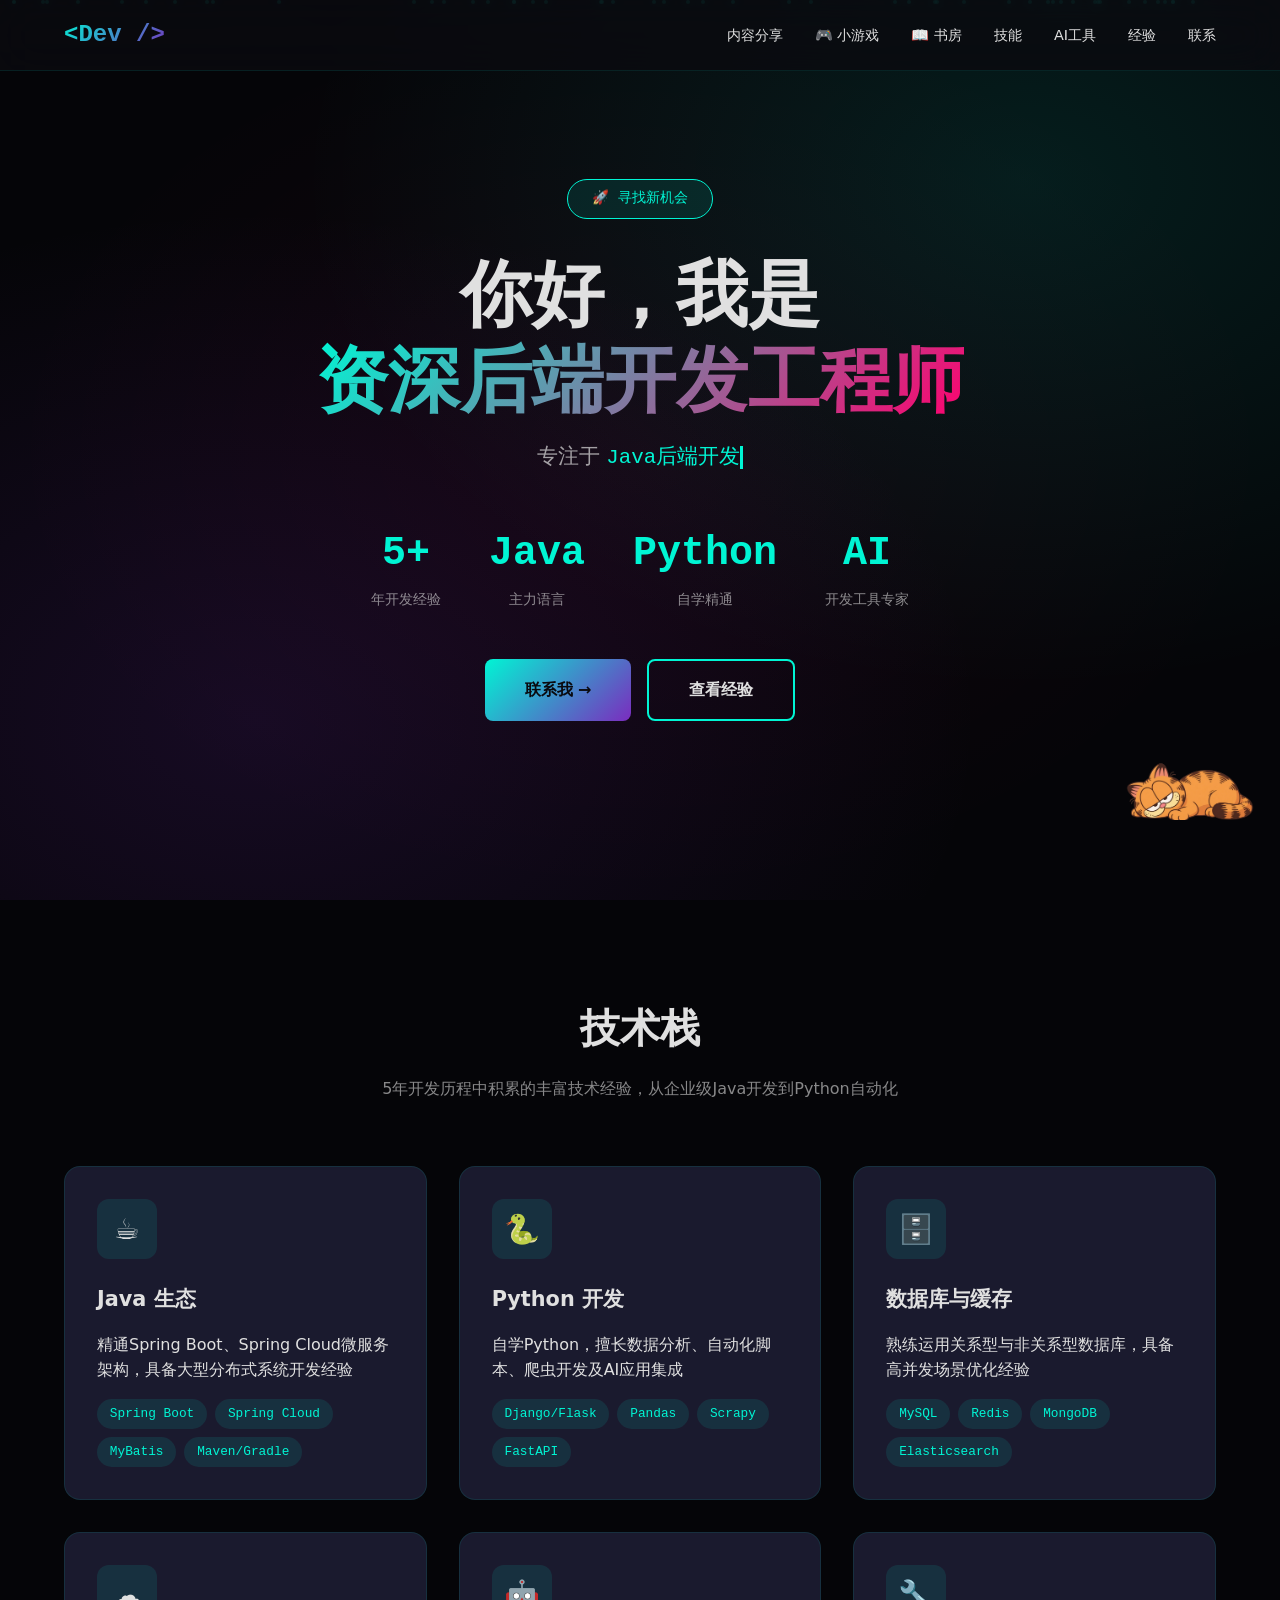
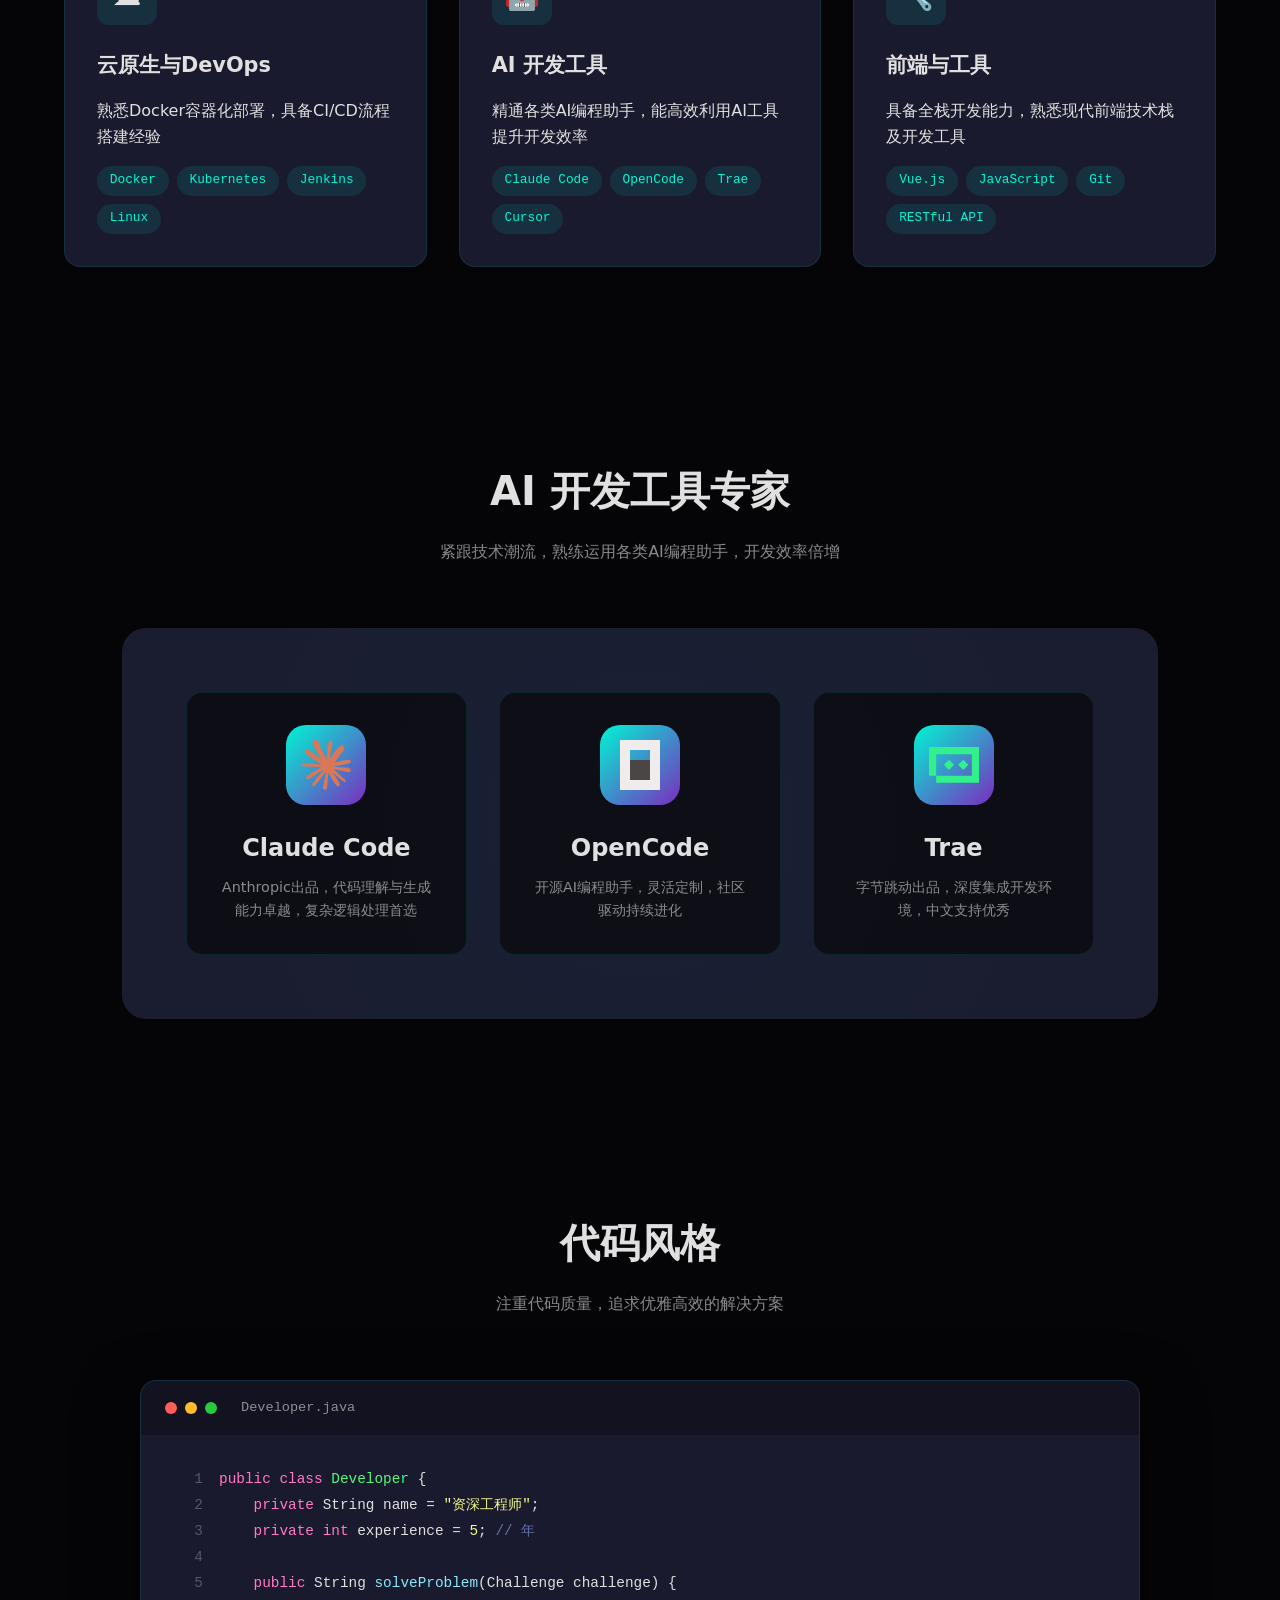
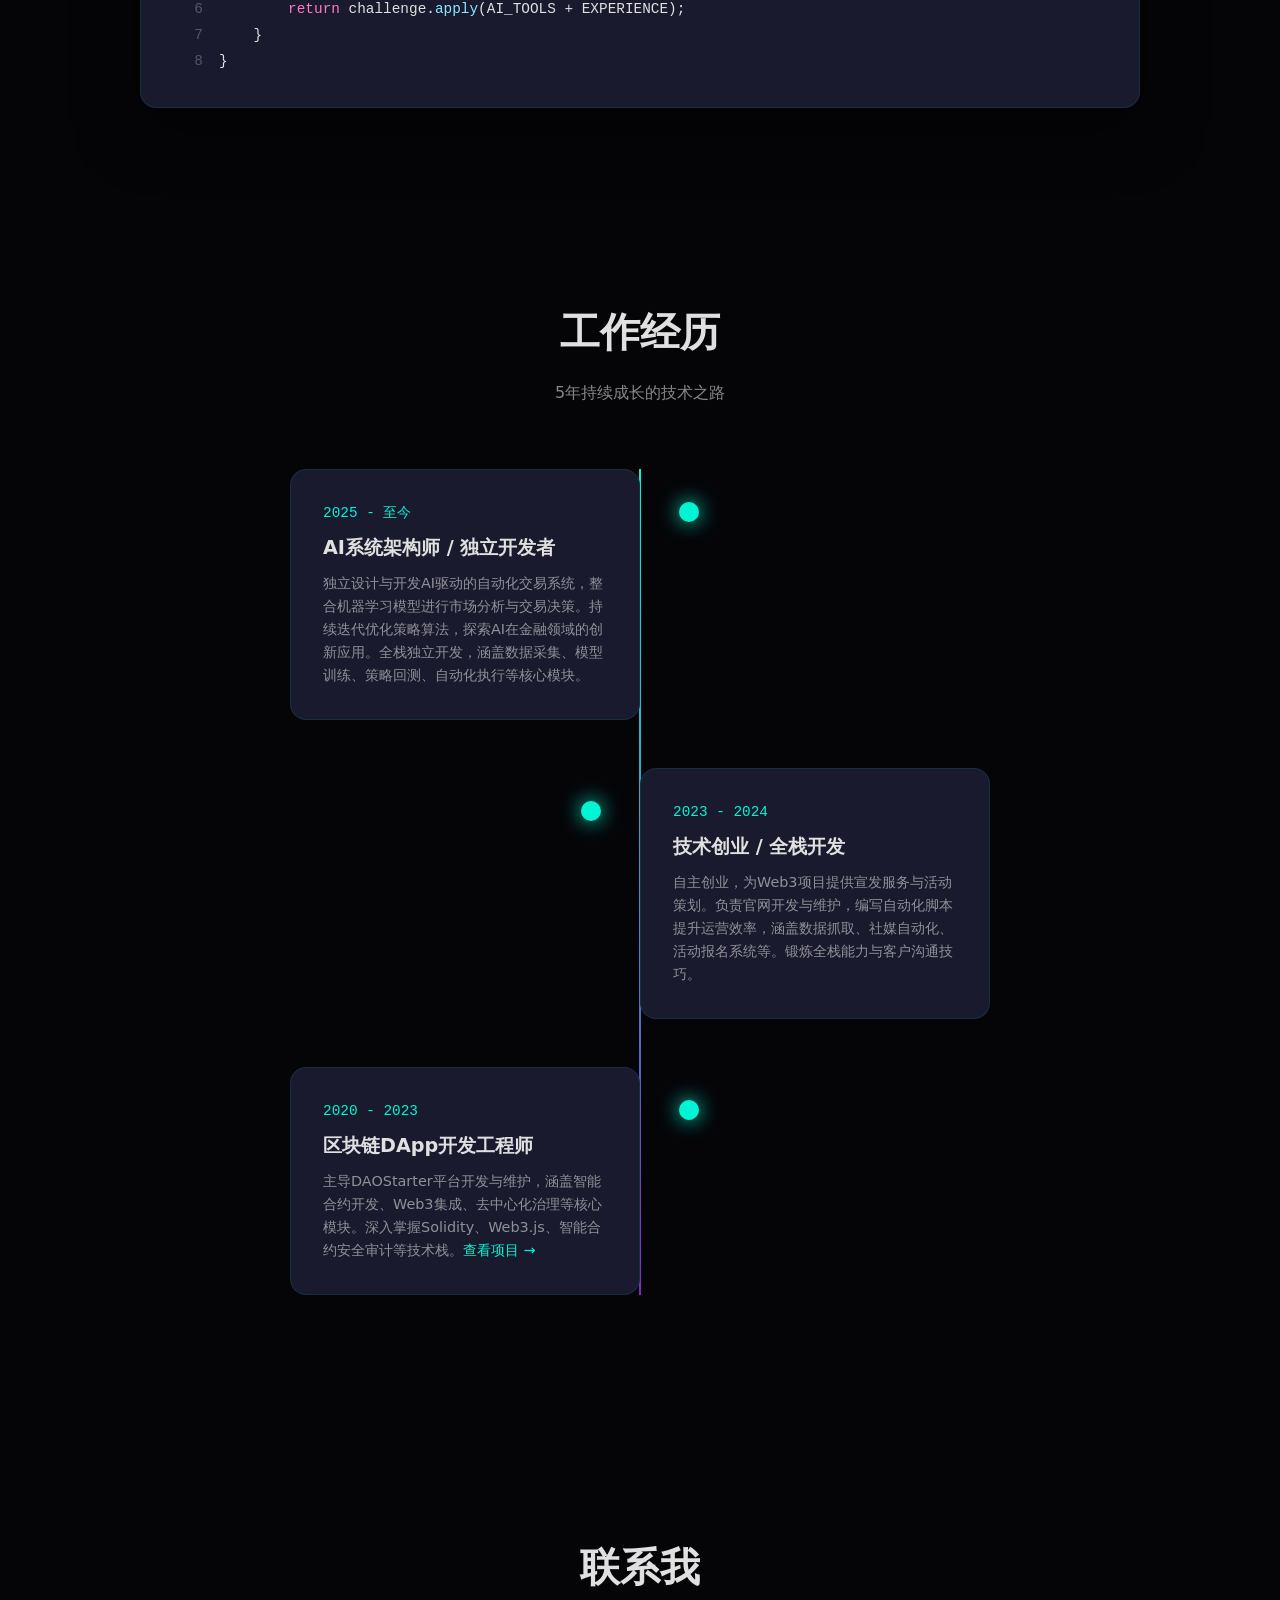
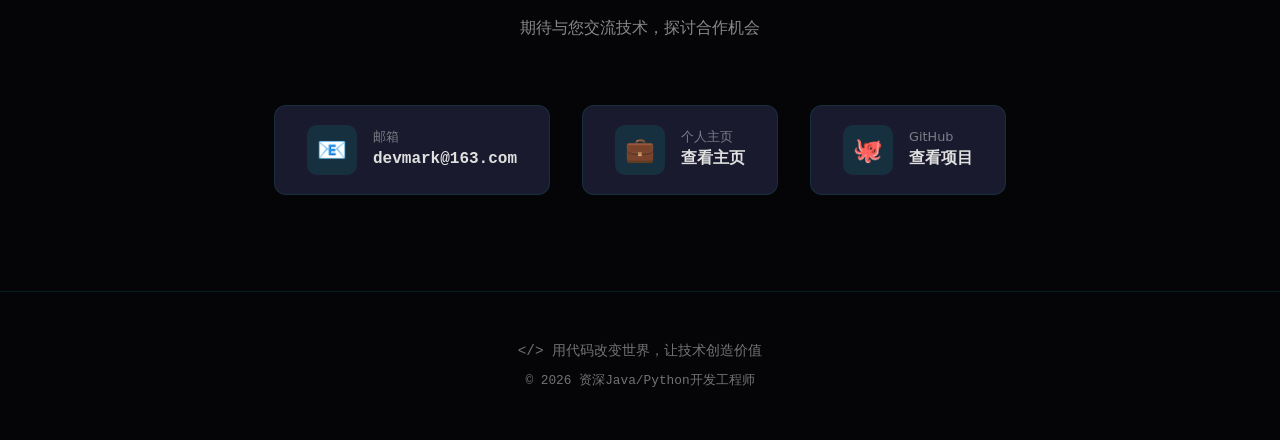
<file: index.html>
<!DOCTYPE html>
<html lang="zh-CN">
<head>
    <meta charset="UTF-8">
    <meta name="viewport" content="width=device-width, initial-scale=1.0">
    <title>资深Java/Python开发工程师 | 5年经验</title>
    <style>
        * {
            margin: 0;
            padding: 0;
            box-sizing: border-box;
        }

        :root {
            --primary: #00f5d4;
            --secondary: #7b2cbf;
            --accent: #ff006e;
            --font-mono: Consolas, Monaco, 'Courier New', 'Lucida Console', monospace;
            --font-sans: system-ui, -apple-system, 'Segoe UI', 'PingFang SC', 'Hiragino Sans GB', 'Microsoft YaHei', sans-serif;
            --dark: #0a0a0f;
            --darker: #050508;
            --light: #e0e0e0;
            --code-bg: #1a1a2e;
        }

        body {
            font-family: var(--font-sans);
            background: var(--darker);
            color: var(--light);
            overflow-x: hidden;
            line-height: 1.6;
        }

        /* 动态背景 */
        .bg-animation {
            position: fixed;
            top: 0;
            left: 0;
            width: 100%;
            height: 100%;
            z-index: -1;
            background: 
                radial-gradient(ellipse at 20% 80%, rgba(123, 44, 191, 0.15) 0%, transparent 50%),
                radial-gradient(ellipse at 80% 20%, rgba(0, 245, 212, 0.1) 0%, transparent 50%),
                radial-gradient(ellipse at 50% 50%, rgba(255, 0, 110, 0.05) 0%, transparent 70%),
                var(--darker);
        }

        .particles {
            position: fixed;
            top: 0;
            left: 0;
            width: 100%;
            height: 100%;
            z-index: -1;
            overflow: hidden;
        }

        .particle {
            position: absolute;
            width: 4px;
            height: 4px;
            background: var(--primary);
            border-radius: 50%;
            opacity: 0.6;
            animation: float 15s infinite;
            box-shadow: 0 0 10px var(--primary);
        }

        @keyframes float {
            0%, 100% { transform: translateY(100vh) rotate(0deg); opacity: 0; }
            10% { opacity: 0.6; }
            90% { opacity: 0.6; }
            100% { transform: translateY(-100vh) rotate(720deg); opacity: 0; }
        }

        /* 导航栏 */
        nav {
            position: fixed;
            top: 0;
            width: 100%;
            padding: 1rem 5%;
            display: flex;
            justify-content: space-between;
            align-items: center;
            z-index: 1000;
            background: rgba(10, 10, 15, 0.8);
            backdrop-filter: blur(20px);
            border-bottom: 1px solid rgba(0, 245, 212, 0.1);
        }

        .logo {
            font-family: var(--font-mono);
            font-size: 1.5rem;
            font-weight: 700;
            background: linear-gradient(135deg, var(--primary), var(--secondary));
            -webkit-background-clip: text;
            -webkit-text-fill-color: transparent;
            background-clip: text;
        }

        .nav-links {
            display: flex;
            gap: 2rem;
            list-style: none;
        }

        .nav-links a {
            color: var(--light);
            text-decoration: none;
            font-size: 0.9rem;
            transition: all 0.3s;
            position: relative;
        }

        .nav-links a::after {
            content: '';
            position: absolute;
            bottom: -5px;
            left: 0;
            width: 0;
            height: 2px;
            background: var(--primary);
            transition: width 0.3s;
        }

        .nav-links a:hover::after {
            width: 100%;
        }

        .nav-links a:hover {
            color: var(--primary);
        }

        /* Hero区域 */
        .hero {
            min-height: 100vh;
            display: flex;
            align-items: center;
            justify-content: center;
            padding: 0 5%;
            position: relative;
        }

        .hero-content {
            text-align: center;
            max-width: 900px;
        }

        .hero-badge {
            display: inline-block;
            padding: 0.5rem 1.5rem;
            background: rgba(0, 245, 212, 0.1);
            border: 1px solid var(--primary);
            border-radius: 50px;
            font-family: var(--font-mono);
            font-size: 0.85rem;
            color: var(--primary);
            margin-bottom: 2rem;
            animation: pulse 2s infinite;
        }

        @keyframes pulse {
            0%, 100% { box-shadow: 0 0 20px rgba(0, 245, 212, 0.3); }
            50% { box-shadow: 0 0 40px rgba(0, 245, 212, 0.6); }
        }

        .hero h1 {
            font-size: clamp(2.5rem, 6vw, 4.5rem);
            font-weight: 700;
            margin-bottom: 1rem;
            line-height: 1.2;
        }

        .hero h1 .highlight {
            background: linear-gradient(135deg, var(--primary), var(--accent));
            -webkit-background-clip: text;
            -webkit-text-fill-color: transparent;
            background-clip: text;
        }

        .hero-subtitle {
            font-size: 1.3rem;
            color: rgba(224, 224, 224, 0.7);
            margin-bottom: 2rem;
        }

        .typing-text {
            font-family: var(--font-mono);
            color: var(--primary);
            border-right: 3px solid var(--primary);
            animation: blink 0.7s infinite;
        }

        @keyframes blink {
            0%, 50% { border-color: var(--primary); }
            51%, 100% { border-color: transparent; }
        }

        .hero-stats {
            display: flex;
            justify-content: center;
            gap: 3rem;
            margin: 3rem 0;
            flex-wrap: wrap;
        }

        .stat-item {
            text-align: center;
        }

        .stat-number {
            font-family: var(--font-mono);
            font-size: 2.5rem;
            font-weight: 700;
            color: var(--primary);
            display: block;
        }

        .stat-label {
            font-size: 0.9rem;
            color: rgba(224, 224, 224, 0.6);
        }

        .hero-buttons {
            display: flex;
            gap: 1rem;
            justify-content: center;
            flex-wrap: wrap;
        }

        .btn {
            padding: 1rem 2.5rem;
            border-radius: 8px;
            font-size: 1rem;
            font-weight: 600;
            text-decoration: none;
            transition: all 0.3s;
            cursor: pointer;
            border: none;
            display: inline-flex;
            align-items: center;
            gap: 0.5rem;
        }

        .btn-primary {
            background: linear-gradient(135deg, var(--primary), var(--secondary));
            color: var(--dark);
        }

        .btn-primary:hover {
            transform: translateY(-3px);
            box-shadow: 0 10px 30px rgba(0, 245, 212, 0.4);
        }

        .btn-secondary {
            background: transparent;
            color: var(--light);
            border: 2px solid var(--primary);
        }

        .btn-secondary:hover {
            background: var(--primary);
            color: var(--dark);
        }

        /* 技能区域 */
        .section {
            padding: 6rem 5%;
            position: relative;
        }

        .section-title {
            text-align: center;
            margin-bottom: 4rem;
        }

        .section-title h2 {
            font-size: 2.5rem;
            margin-bottom: 1rem;
        }

        .section-title p {
            color: rgba(224, 224, 224, 0.6);
            max-width: 600px;
            margin: 0 auto;
        }

        .skills-grid {
            display: grid;
            grid-template-columns: repeat(auto-fit, minmax(300px, 1fr));
            gap: 2rem;
            max-width: 1200px;
            margin: 0 auto;
        }

        .skill-card {
            background: var(--code-bg);
            border-radius: 16px;
            padding: 2rem;
            border: 1px solid rgba(0, 245, 212, 0.1);
            transition: all 0.3s;
            position: relative;
            overflow: hidden;
        }

        .skill-card::before {
            content: '';
            position: absolute;
            top: 0;
            left: 0;
            width: 100%;
            height: 3px;
            background: linear-gradient(90deg, var(--primary), var(--secondary));
            transform: scaleX(0);
            transition: transform 0.3s;
        }

        .skill-card:hover::before {
            transform: scaleX(1);
        }

        .skill-card:hover {
            transform: translateY(-5px);
            border-color: rgba(0, 245, 212, 0.3);
            box-shadow: 0 20px 40px rgba(0, 0, 0, 0.3);
        }

        .skill-icon {
            width: 60px;
            height: 60px;
            background: rgba(0, 245, 212, 0.1);
            border-radius: 12px;
            display: flex;
            align-items: center;
            justify-content: center;
            font-size: 1.8rem;
            margin-bottom: 1.5rem;
        }

        .skill-card h3 {
            font-size: 1.3rem;
            margin-bottom: 1rem;
        }

        .skill-tags {
            display: flex;
            flex-wrap: wrap;
            gap: 0.5rem;
            margin-top: 1rem;
        }

        .skill-tag {
            padding: 0.3rem 0.8rem;
            background: rgba(0, 245, 212, 0.1);
            border-radius: 20px;
            font-size: 0.8rem;
            font-family: var(--font-mono);
            color: var(--primary);
        }

        /* AI工具区域 */
        .ai-tools {
            background: var(--code-bg);
            margin: 0 5%;
            border-radius: 24px;
            padding: 4rem;
            position: relative;
            overflow: hidden;
        }

        .ai-tools::before {
            content: '';
            position: absolute;
            top: -50%;
            left: -50%;
            width: 200%;
            height: 200%;
            background: radial-gradient(circle, rgba(0, 245, 212, 0.03) 0%, transparent 70%);
            animation: rotate 30s linear infinite;
        }

        @keyframes rotate {
            from { transform: rotate(0deg); }
            to { transform: rotate(360deg); }
        }

        .ai-grid {
            display: grid;
            grid-template-columns: repeat(auto-fit, minmax(250px, 1fr));
            gap: 2rem;
            position: relative;
            z-index: 1;
        }

        .ai-card {
            background: rgba(10, 10, 15, 0.8);
            border-radius: 16px;
            padding: 2rem;
            text-align: center;
            border: 1px solid rgba(0, 245, 212, 0.1);
            transition: all 0.3s;
        }

        .ai-card:hover {
            transform: scale(1.05);
            border-color: var(--primary);
            box-shadow: 0 0 30px rgba(0, 245, 212, 0.2);
        }

        .ai-logo {
            width: 80px;
            height: 80px;
            margin: 0 auto 1.5rem;
            background: linear-gradient(135deg, var(--primary), var(--secondary));
            border-radius: 20px;
            display: flex;
            align-items: center;
            justify-content: center;
            font-size: 2rem;
            font-weight: 700;
            color: var(--dark);
            overflow: hidden;
        }

        .ai-logo svg {
            width: 50px;
            height: 50px;
        }

        .ai-card h3 {
            font-size: 1.5rem;
            margin-bottom: 0.5rem;
        }

        .ai-card p {
            color: rgba(224, 224, 224, 0.6);
            font-size: 0.9rem;
        }

        /* 代码展示区域 */
        .code-showcase {
            max-width: 1000px;
            margin: 0 auto;
        }

        .code-window {
            background: var(--code-bg);
            border-radius: 16px;
            overflow: hidden;
            border: 1px solid rgba(0, 245, 212, 0.1);
            box-shadow: 0 20px 60px rgba(0, 0, 0, 0.5);
        }

        .code-header {
            background: rgba(0, 0, 0, 0.3);
            padding: 1rem 1.5rem;
            display: flex;
            align-items: center;
            gap: 0.5rem;
        }

        .code-dot {
            width: 12px;
            height: 12px;
            border-radius: 50%;
        }

        .dot-red { background: #ff5f56; }
        .dot-yellow { background: #ffbd2e; }
        .dot-green { background: #27c93f; }

        .code-title {
            margin-left: 1rem;
            font-family: var(--font-mono);
            font-size: 0.85rem;
            color: rgba(224, 224, 224, 0.6);
        }

        .code-content {
            padding: 2rem;
            font-family: var(--font-mono);
            font-size: 0.9rem;
            line-height: 1.8;
            overflow-x: auto;
        }

        .code-line {
            display: flex;
            gap: 1rem;
        }

        .line-number {
            color: rgba(224, 224, 224, 0.3);
            min-width: 30px;
            text-align: right;
        }

        .code-text { color: var(--light); }
        .code-keyword { color: #ff79c6; }
        .code-function { color: #8be9fd; }
        .code-string { color: #f1fa8c; }
        .code-comment { color: #6272a4; }
        .code-class { color: #50fa7b; }

        /* 经验时间线 */
        .timeline {
            max-width: 800px;
            margin: 0 auto;
            position: relative;
        }

        .timeline::before {
            content: '';
            position: absolute;
            left: 50%;
            transform: translateX(-50%);
            width: 2px;
            height: 100%;
            background: linear-gradient(180deg, var(--primary), var(--secondary));
        }

        .timeline-item {
            display: flex;
            justify-content: flex-end;
            padding-right: 50%;
            position: relative;
            margin-bottom: 3rem;
        }

        .timeline-item:nth-child(even) {
            justify-content: flex-start;
            padding-right: 0;
            padding-left: 50%;
        }

        .timeline-content {
            background: var(--code-bg);
            padding: 2rem;
            border-radius: 16px;
            max-width: 350px;
            border: 1px solid rgba(0, 245, 212, 0.1);
            position: relative;
        }

        .timeline-dot {
            position: absolute;
            width: 20px;
            height: 20px;
            background: var(--primary);
            border-radius: 50%;
            top: 2rem;
            right: -60px;
            box-shadow: 0 0 20px var(--primary);
        }

        .timeline-item:nth-child(even) .timeline-dot {
            right: auto;
            left: -60px;
        }

        .timeline-year {
            font-family: var(--font-mono);
            color: var(--primary);
            font-size: 0.9rem;
            margin-bottom: 0.5rem;
        }

        .timeline-content h3 {
            font-size: 1.2rem;
            margin-bottom: 0.5rem;
        }

        .timeline-content p {
            color: rgba(224, 224, 224, 0.6);
            font-size: 0.9rem;
        }

        /* 联系方式 */
        .contact-section {
            text-align: center;
            padding: 6rem 5%;
        }

        .contact-grid {
            display: flex;
            justify-content: center;
            gap: 2rem;
            margin-top: 3rem;
            flex-wrap: wrap;
        }

        .contact-item {
            display: flex;
            align-items: center;
            gap: 1rem;
            padding: 1.2rem 2rem;
            background: var(--code-bg);
            border-radius: 12px;
            border: 1px solid rgba(0, 245, 212, 0.1);
            transition: all 0.3s;
            text-decoration: none;
            color: var(--light);
        }

        .contact-item:hover {
            transform: translateY(-5px);
            border-color: var(--primary);
            box-shadow: 0 10px 30px rgba(0, 245, 212, 0.2);
        }

        .contact-icon {
            width: 50px;
            height: 50px;
            background: rgba(0, 245, 212, 0.1);
            border-radius: 10px;
            display: flex;
            align-items: center;
            justify-content: center;
            font-size: 1.5rem;
        }

        .contact-info {
            text-align: left;
        }

        .contact-label {
            font-size: 0.8rem;
            color: rgba(224, 224, 224, 0.5);
        }

        .contact-value {
            font-weight: 600;
            font-family: var(--font-mono);
        }

        /* 页脚 */
        footer {
            text-align: center;
            padding: 3rem 5%;
            border-top: 1px solid rgba(0, 245, 212, 0.1);
            color: rgba(224, 224, 224, 0.5);
        }

        footer p {
            font-family: var(--font-mono);
            font-size: 0.9rem;
        }

        /* 滚动条美化 */
        ::-webkit-scrollbar {
            width: 8px;
        }

        ::-webkit-scrollbar-track {
            background: var(--dark);
        }

        ::-webkit-scrollbar-thumb {
            background: var(--primary);
            border-radius: 4px;
        }

        /* 响应式 */
        @media (max-width: 768px) {
            .nav-links { display: none; }
            .hero-stats { gap: 2rem; }
            .stat-number { font-size: 2rem; }
            .ai-tools { padding: 2rem; margin: 0 3%; }
            .timeline::before { left: 20px; }
            .timeline-item,
            .timeline-item:nth-child(even) {
                padding-left: 60px;
                padding-right: 0;
                justify-content: flex-start;
            }
            .timeline-dot,
            .timeline-item:nth-child(even) .timeline-dot {
                left: 10px;
                right: auto;
            }
            .lazy-cat-container {
                right: 10px !important;
                bottom: 80px !important;
                transform: scale(0.85);
            }
        }

        /* 慵懒小肥猫 - 加菲猫图片 */
        .lazy-cat-container {
            position: fixed;
            right: 20px;
            bottom: 80px;
            z-index: 999;
            cursor: pointer;
            transition: all 0.3s ease;
        }

        .lazy-cat-container:hover {
            transform: scale(1.08);
        }

        .lazy-cat {
            width: 140px;
            height: 90px;
            position: relative;
            overflow: hidden;
            border-radius: 10px;
        }

        .lazy-cat img {
            width: 100%;
            height: 120%;
            object-fit: cover;
            object-position: center 10%;
            display: block;
            margin-bottom: -20%;
            margin-top: -5%;
        }

        /* 云朵形状气泡 */
        .cat-bubble {
            position: absolute;
            top: -25px;
            left: 40%;
            transform: translateX(-50%);
            background: linear-gradient(135deg, #fff 0%, #f8f8f8 100%);
            padding: 8px 14px;
            border-radius: 25px;
            box-shadow: 0 4px 15px rgba(0,0,0,0.12);
            white-space: nowrap;
            font-size: 12px;
            color: #555;
            font-weight: 500;
            opacity: 0;
            animation: bubbleFloat 3s ease-in-out infinite;
            pointer-events: none;
        }

        /* 云朵装饰圆 */
        .cat-bubble::before {
            content: '';
            position: absolute;
            top: -8px;
            left: 8px;
            width: 18px;
            height: 18px;
            background: linear-gradient(135deg, #fff 0%, #f8f8f8 100%);
            border-radius: 50%;
            z-index: -1;
        }

        .cat-bubble::after {
            content: '';
            position: absolute;
            top: -12px;
            right: 12px;
            width: 12px;
            height: 12px;
            background: linear-gradient(135deg, #fff 0%, #f8f8f8 100%);
            border-radius: 50%;
            z-index: -1;
        }

        /* 云朵底部小圆 */
        .bubble-cloud-1 {
            position: absolute;
            bottom: -6px;
            left: 50%;
            transform: translateX(-50%);
            width: 10px;
            height: 10px;
            background: linear-gradient(135deg, #fff 0%, #f8f8f8 100%);
            border-radius: 50%;
        }

        @keyframes bubbleFloat {
            0%, 100% { 
                opacity: 0;
                transform: translateX(-50%) translateY(5px);
            }
            20%, 80% { 
                opacity: 1;
                transform: translateX(-50%) translateY(0);
            }
        }

        /* 呼吸动画 */
        .lazy-cat {
            animation: breathe 4s ease-in-out infinite;
        }

        @keyframes breathe {
            0%, 100% { transform: scale(1); }
            50% { transform: scale(1.02); }
        }

        /* 点击提示 */
        .cat-hint {
            position: absolute;
            bottom: -25px;
            left: 50%;
            transform: translateX(-50%);
            font-size: 11px;
            color: var(--primary);
            opacity: 0;
            transition: opacity 0.3s;
            white-space: nowrap;
        }

        .lazy-cat-container:hover .cat-hint {
            opacity: 1;
        }
    </style>
</head>
<body>
    <!-- 动态背景 -->
    <div class="bg-animation"></div>
    <div class="particles" id="particles"></div>

    <!-- 导航栏 -->
    <nav>
        <div class="logo">&lt;Dev /&gt;</div>
        <ul class="nav-links">
            <li><a href="share.html">内容分享</a></li>
            <li><a href="games.html">🎮 小游戏</a></li>
            <li><a href="reader/">📖 书房</a></li>
            <li><a href="#skills">技能</a></li>
            <li><a href="#ai-tools">AI工具</a></li>
            <li><a href="#experience">经验</a></li>
            <li><a href="#contact">联系</a></li>
        </ul>
    </nav>

    <!-- Hero区域 -->
    <section class="hero">
        <div class="hero-content">
            <div class="hero-badge">🚀 寻找新机会</div>
            <h1>
                你好，我是<br>
                <span class="highlight">资深后端开发工程师</span>
            </h1>
            <p class="hero-subtitle">
                专注于 <span class="typing-text" id="typing"></span>
            </p>
            <div class="hero-stats">
                <div class="stat-item">
                    <span class="stat-number">5+</span>
                    <span class="stat-label">年开发经验</span>
                </div>
                <div class="stat-item">
                    <span class="stat-number">Java</span>
                    <span class="stat-label">主力语言</span>
                </div>
                <div class="stat-item">
                    <span class="stat-number">Python</span>
                    <span class="stat-label">自学精通</span>
                </div>
                <div class="stat-item">
                    <span class="stat-number">AI</span>
                    <span class="stat-label">开发工具专家</span>
                </div>
            </div>
            <div class="hero-buttons">
                <a href="#contact" class="btn btn-primary">联系我 →</a>
                <a href="#experience" class="btn btn-secondary">查看经验</a>
            </div>
        </div>
    </section>

    <!-- 技能区域 -->
    <section class="section" id="skills">
        <div class="section-title">
            <h2>技术栈</h2>
            <p>5年开发历程中积累的丰富技术经验，从企业级Java开发到Python自动化</p>
        </div>
        <div class="skills-grid">
            <div class="skill-card">
                <div class="skill-icon">☕</div>
                <h3>Java 生态</h3>
                <p>精通Spring Boot、Spring Cloud微服务架构，具备大型分布式系统开发经验</p>
                <div class="skill-tags">
                    <span class="skill-tag">Spring Boot</span>
                    <span class="skill-tag">Spring Cloud</span>
                    <span class="skill-tag">MyBatis</span>
                    <span class="skill-tag">Maven/Gradle</span>
                </div>
            </div>
            <div class="skill-card">
                <div class="skill-icon">🐍</div>
                <h3>Python 开发</h3>
                <p>自学Python，擅长数据分析、自动化脚本、爬虫开发及AI应用集成</p>
                <div class="skill-tags">
                    <span class="skill-tag">Django/Flask</span>
                    <span class="skill-tag">Pandas</span>
                    <span class="skill-tag">Scrapy</span>
                    <span class="skill-tag">FastAPI</span>
                </div>
            </div>
            <div class="skill-card">
                <div class="skill-icon">🗄️</div>
                <h3>数据库与缓存</h3>
                <p>熟练运用关系型与非关系型数据库，具备高并发场景优化经验</p>
                <div class="skill-tags">
                    <span class="skill-tag">MySQL</span>
                    <span class="skill-tag">Redis</span>
                    <span class="skill-tag">MongoDB</span>
                    <span class="skill-tag">Elasticsearch</span>
                </div>
            </div>
            <div class="skill-card">
                <div class="skill-icon">☁️</div>
                <h3>云原生与DevOps</h3>
                <p>熟悉Docker容器化部署，具备CI/CD流程搭建经验</p>
                <div class="skill-tags">
                    <span class="skill-tag">Docker</span>
                    <span class="skill-tag">Kubernetes</span>
                    <span class="skill-tag">Jenkins</span>
                    <span class="skill-tag">Linux</span>
                </div>
            </div>
            <div class="skill-card">
                <div class="skill-icon">🤖</div>
                <h3>AI 开发工具</h3>
                <p>精通各类AI编程助手，能高效利用AI工具提升开发效率</p>
                <div class="skill-tags">
                    <span class="skill-tag">Claude Code</span>
                    <span class="skill-tag">OpenCode</span>
                    <span class="skill-tag">Trae</span>
                    <span class="skill-tag">Cursor</span>
                </div>
            </div>
            <div class="skill-card">
                <div class="skill-icon">🔧</div>
                <h3>前端与工具</h3>
                <p>具备全栈开发能力，熟悉现代前端技术栈及开发工具</p>
                <div class="skill-tags">
                    <span class="skill-tag">Vue.js</span>
                    <span class="skill-tag">JavaScript</span>
                    <span class="skill-tag">Git</span>
                    <span class="skill-tag">RESTful API</span>
                </div>
            </div>
        </div>
    </section>

    <!-- AI工具区域 -->
    <section class="section" id="ai-tools">
        <div class="section-title">
            <h2>AI 开发工具专家</h2>
            <p>紧跟技术潮流，熟练运用各类AI编程助手，开发效率倍增</p>
        </div>
        <div class="ai-tools">
            <div class="ai-grid">
                <div class="ai-card">
                    <div class="ai-logo">
                        <svg height="50" width="50" viewBox="0 0 24 24" xmlns="http://www.w3.org/2000/svg"><title>Claude</title><path d="M4.709 15.955l4.72-2.647.08-.23-.08-.128H9.2l-.79-.048-2.698-.073-2.339-.097-2.266-.122-.571-.121L0 11.784l.055-.352.48-.321.686.06 1.52.103 2.278.158 1.652.097 2.449.255h.389l.055-.157-.134-.098-.103-.097-2.358-1.596-2.552-1.688-1.336-.972-.724-.491-.364-.462-.158-1.008.656-.722.881.06.225.061.893.686 1.908 1.476 2.491 1.833.365.304.145-.103.019-.073-.164-.274-1.355-2.446-1.446-2.49-.644-1.032-.17-.619a2.97 2.97 0 01-.104-.729L6.283.134 6.696 0l.996.134.42.364.62 1.414 1.002 2.229 1.555 3.03.456.898.243.832.091.255h.158V9.01l.128-1.706.237-2.095.23-2.695.08-.76.376-.91.747-.492.584.28.48.685-.067.444-.286 1.851-.559 2.903-.364 1.942h.212l.243-.242.985-1.306 1.652-2.064.73-.82.85-.904.547-.431h1.033l.76 1.129-.34 1.166-1.064 1.347-.881 1.142-1.264 1.7-.79 1.36.073.11.188-.02 2.856-.606 1.543-.28 1.841-.315.833.388.091.395-.328.807-1.969.486-2.309.462-3.439.813-.042.03.049.061 1.549.146.662.036h1.622l3.02.225.79.522.474.638-.079.485-1.215.62-1.64-.389-3.829-.91-1.312-.329h-.182v.11l1.093 1.068 2.006 1.81 2.509 2.33.127.578-.322.455-.34-.049-2.205-1.657-.851-.747-1.926-1.62h-.128v.17l.444.649 2.345 3.521.122 1.08-.17.353-.608.213-.668-.122-1.374-1.925-1.415-2.167-1.143-1.943-.14.08-.674 7.254-.316.37-.729.28-.607-.461-.322-.747.322-1.476.389-1.924.315-1.53.286-1.9.17-.632-.012-.042-.14.018-1.434 1.967-2.18 2.945-1.726 1.845-.414.164-.717-.37.067-.662.401-.589 2.388-3.036 1.44-1.882.93-1.086-.006-.158h-.055L4.132 18.56l-1.13.146-.487-.456.061-.746.231-.243 1.908-1.312-.006.006z" fill="#D97757" fill-rule="nonzero"></path></svg>
                    </div>
                    <h3>Claude Code</h3>
                    <p>Anthropic出品，代码理解与生成能力卓越，复杂逻辑处理首选</p>
                </div>
                <div class="ai-card">
                    <div class="ai-logo">
                        <svg width='50' height='50' viewBox='0 0 240 300' fill='none' xmlns='http://www.w3.org/2000/svg'><g clip-path='url(#clip0_1401_86283)'><mask id='mask0_1401_86283' style='mask-type:luminance' maskUnits='userSpaceOnUse' x='0' y='0' width='240' height='300'><path d='M240 0H0V300H240V0Z' fill='white'/></mask><g mask='url(#mask0_1401_86283)'><path d='M180 240H60V120H180V240Z' fill='#4B4646'/><path d='M180 60H60V240H180V60ZM240 300H0V0H240V300Z' fill='#F1ECEC'/></g></g><defs><clipPath id='clip0_1401_86283'><rect width='240' height='300' fill='white'/></clipPath></defs></svg>
                    </div>
                    <h3>OpenCode</h3>
                    <p>开源AI编程助手，灵活定制，社区驱动持续进化</p>
                </div>
                <div class="ai-card">
                    <div class="ai-logo">
                        <svg height="50" width="50" viewBox="0 0 24 24" xmlns="http://www.w3.org/2000/svg"><title>TRAE</title><path d="M24 20.541H3.428v-3.426H0V3.4h24V20.54zM3.428 17.115h17.144V6.827H3.428v10.288zm8.573-5.196l-2.425 2.424-2.424-2.424 2.424-2.424 2.425 2.424zm6.857-.001l-2.424 2.423-2.425-2.423 2.425-2.425 2.424 2.425z" fill="#32F08C"></path></svg>
                    </div>
                    <h3>Trae</h3>
                    <p>字节跳动出品，深度集成开发环境，中文支持优秀</p>
                </div>
            </div>
        </div>
    </section>

    <!-- 代码展示 -->
    <section class="section">
        <div class="section-title">
            <h2>代码风格</h2>
            <p>注重代码质量，追求优雅高效的解决方案</p>
        </div>
        <div class="code-showcase">
            <div class="code-window">
                <div class="code-header">
                    <div class="code-dot dot-red"></div>
                    <div class="code-dot dot-yellow"></div>
                    <div class="code-dot dot-green"></div>
                    <span class="code-title">Developer.java</span>
                </div>
                <div class="code-content">
                    <div class="code-line">
                        <span class="line-number">1</span>
                        <span><span class="code-keyword">public class</span> <span class="code-class">Developer</span> {</span>
                    </div>
                    <div class="code-line">
                        <span class="line-number">2</span>
                        <span>&nbsp;&nbsp;&nbsp;&nbsp;<span class="code-keyword">private</span> String name = <span class="code-string">"资深工程师"</span>;</span>
                    </div>
                    <div class="code-line">
                        <span class="line-number">3</span>
                        <span>&nbsp;&nbsp;&nbsp;&nbsp;<span class="code-keyword">private int</span> experience = <span class="code-string">5</span>; <span class="code-comment">// 年</span></span>
                    </div>
                    <div class="code-line">
                        <span class="line-number">4</span>
                        <span>&nbsp;&nbsp;&nbsp;&nbsp;</span>
                    </div>
                    <div class="code-line">
                        <span class="line-number">5</span>
                        <span>&nbsp;&nbsp;&nbsp;&nbsp;<span class="code-keyword">public</span> String <span class="code-function">solveProblem</span>(Challenge challenge) {</span>
                    </div>
                    <div class="code-line">
                        <span class="line-number">6</span>
                        <span>&nbsp;&nbsp;&nbsp;&nbsp;&nbsp;&nbsp;&nbsp;&nbsp;<span class="code-keyword">return</span> challenge.<span class="code-function">apply</span>(AI_TOOLS + EXPERIENCE);</span>
                    </div>
                    <div class="code-line">
                        <span class="line-number">7</span>
                        <span>&nbsp;&nbsp;&nbsp;&nbsp;}</span>
                    </div>
                    <div class="code-line">
                        <span class="line-number">8</span>
                        <span>}</span>
                    </div>
                </div>
            </div>
        </div>
    </section>

    <!-- 经验时间线 -->
    <section class="section" id="experience">
        <div class="section-title">
            <h2>工作经历</h2>
            <p>5年持续成长的技术之路</p>
        </div>
        <div class="timeline">
            <div class="timeline-item">
                <div class="timeline-content">
                    <div class="timeline-dot"></div>
                    <div class="timeline-year">2025 - 至今</div>
                    <h3>AI系统架构师 / 独立开发者</h3>
                    <p>独立设计与开发AI驱动的自动化交易系统，整合机器学习模型进行市场分析与交易决策。持续迭代优化策略算法，探索AI在金融领域的创新应用。全栈独立开发，涵盖数据采集、模型训练、策略回测、自动化执行等核心模块。</p>
                </div>
            </div>
            <div class="timeline-item">
                <div class="timeline-content">
                    <div class="timeline-dot"></div>
                    <div class="timeline-year">2023 - 2024</div>
                    <h3>技术创业 / 全栈开发</h3>
                    <p>自主创业，为Web3项目提供宣发服务与活动策划。负责官网开发与维护，编写自动化脚本提升运营效率，涵盖数据抓取、社媒自动化、活动报名系统等。锻炼全栈能力与客户沟通技巧。</p>
                </div>
            </div>
            <div class="timeline-item">
                <div class="timeline-content">
                    <div class="timeline-dot"></div>
                    <div class="timeline-year">2020 - 2023</div>
                    <h3>区块链DApp开发工程师</h3>
                    <p>主导DAOStarter平台开发与维护，涵盖智能合约开发、Web3集成、去中心化治理等核心模块。深入掌握Solidity、Web3.js、智能合约安全审计等技术栈。<a href="https://x.com/DaoStarter" target="_blank" style="color: var(--primary); text-decoration: none;">查看项目 →</a></p>
                </div>
            </div>
        </div>
    </section>

    <!-- 联系方式 -->
    <section class="contact-section" id="contact">
        <div class="section-title">
            <h2>联系我</h2>
            <p>期待与您交流技术，探讨合作机会</p>
        </div>
        <div class="contact-grid">
            <a href="mailto:devmark@163.com" class="contact-item">
                <div class="contact-icon">📧</div>
                <div class="contact-info">
                    <div class="contact-label">邮箱</div>
                    <div class="contact-value">devmark@163.com</div>
                </div>
            </a>
            <a href="https://devmark123.github.io/DevMark/" target="_blank" class="contact-item">
                <div class="contact-icon">💼</div>
                <div class="contact-info">
                    <div class="contact-label">个人主页</div>
                    <div class="contact-value">查看主页</div>
                </div>
            </a>
            <a href="https://github.com/DevMark123" target="_blank" class="contact-item">
                <div class="contact-icon">🐙</div>
                <div class="contact-info">
                    <div class="contact-label">GitHub</div>
                    <div class="contact-value">查看项目</div>
                </div>
            </a>
        </div>
    </section>

    <!-- 慵懒小肥猫 - 加菲猫图片 -->
    <div class="lazy-cat-container" onclick="window.location.href='games.html'" title="去摸鱼~">
        <div class="cat-bubble">摸鱼时间~<div class="bubble-cloud-1"></div></div>
        <div class="lazy-cat">
            <img src="assets/garfield.webp" alt="加菲猫">
        </div>
        <div class="cat-hint">点我去摸鱼~</div>
    </div>

    <!-- 页脚 -->
    <footer>
        <p>&lt;/&gt; 用代码改变世界，让技术创造价值</p>
        <p style="margin-top: 0.5rem; font-size: 0.8rem;">© 2026 资深Java/Python开发工程师</p>
    </footer>

    <script>
        // 粒子背景
        const particlesContainer = document.getElementById('particles');
        for (let i = 0; i < 50; i++) {
            const particle = document.createElement('div');
            particle.className = 'particle';
            particle.style.left = Math.random() * 100 + '%';
            particle.style.animationDelay = Math.random() * 15 + 's';
            particle.style.animationDuration = (15 + Math.random() * 10) + 's';
            particlesContainer.appendChild(particle);
        }

        // 打字机效果
        const texts = ['Java后端开发', 'Python自动化', '微服务架构', 'AI辅助编程'];
        let textIndex = 0;
        let charIndex = 0;
        let isDeleting = false;
        const typingElement = document.getElementById('typing');

        function type() {
            const currentText = texts[textIndex];
            
            if (isDeleting) {
                typingElement.textContent = currentText.substring(0, charIndex - 1);
                charIndex--;
            } else {
                typingElement.textContent = currentText.substring(0, charIndex + 1);
                charIndex++;
            }

            let typeSpeed = isDeleting ? 50 : 100;

            if (!isDeleting && charIndex === currentText.length) {
                typeSpeed = 2000;
                isDeleting = true;
            } else if (isDeleting && charIndex === 0) {
                isDeleting = false;
                textIndex = (textIndex + 1) % texts.length;
                typeSpeed = 500;
            }

            setTimeout(type, typeSpeed);
        }

        type();
    </script>
</body>
</html>
</file>
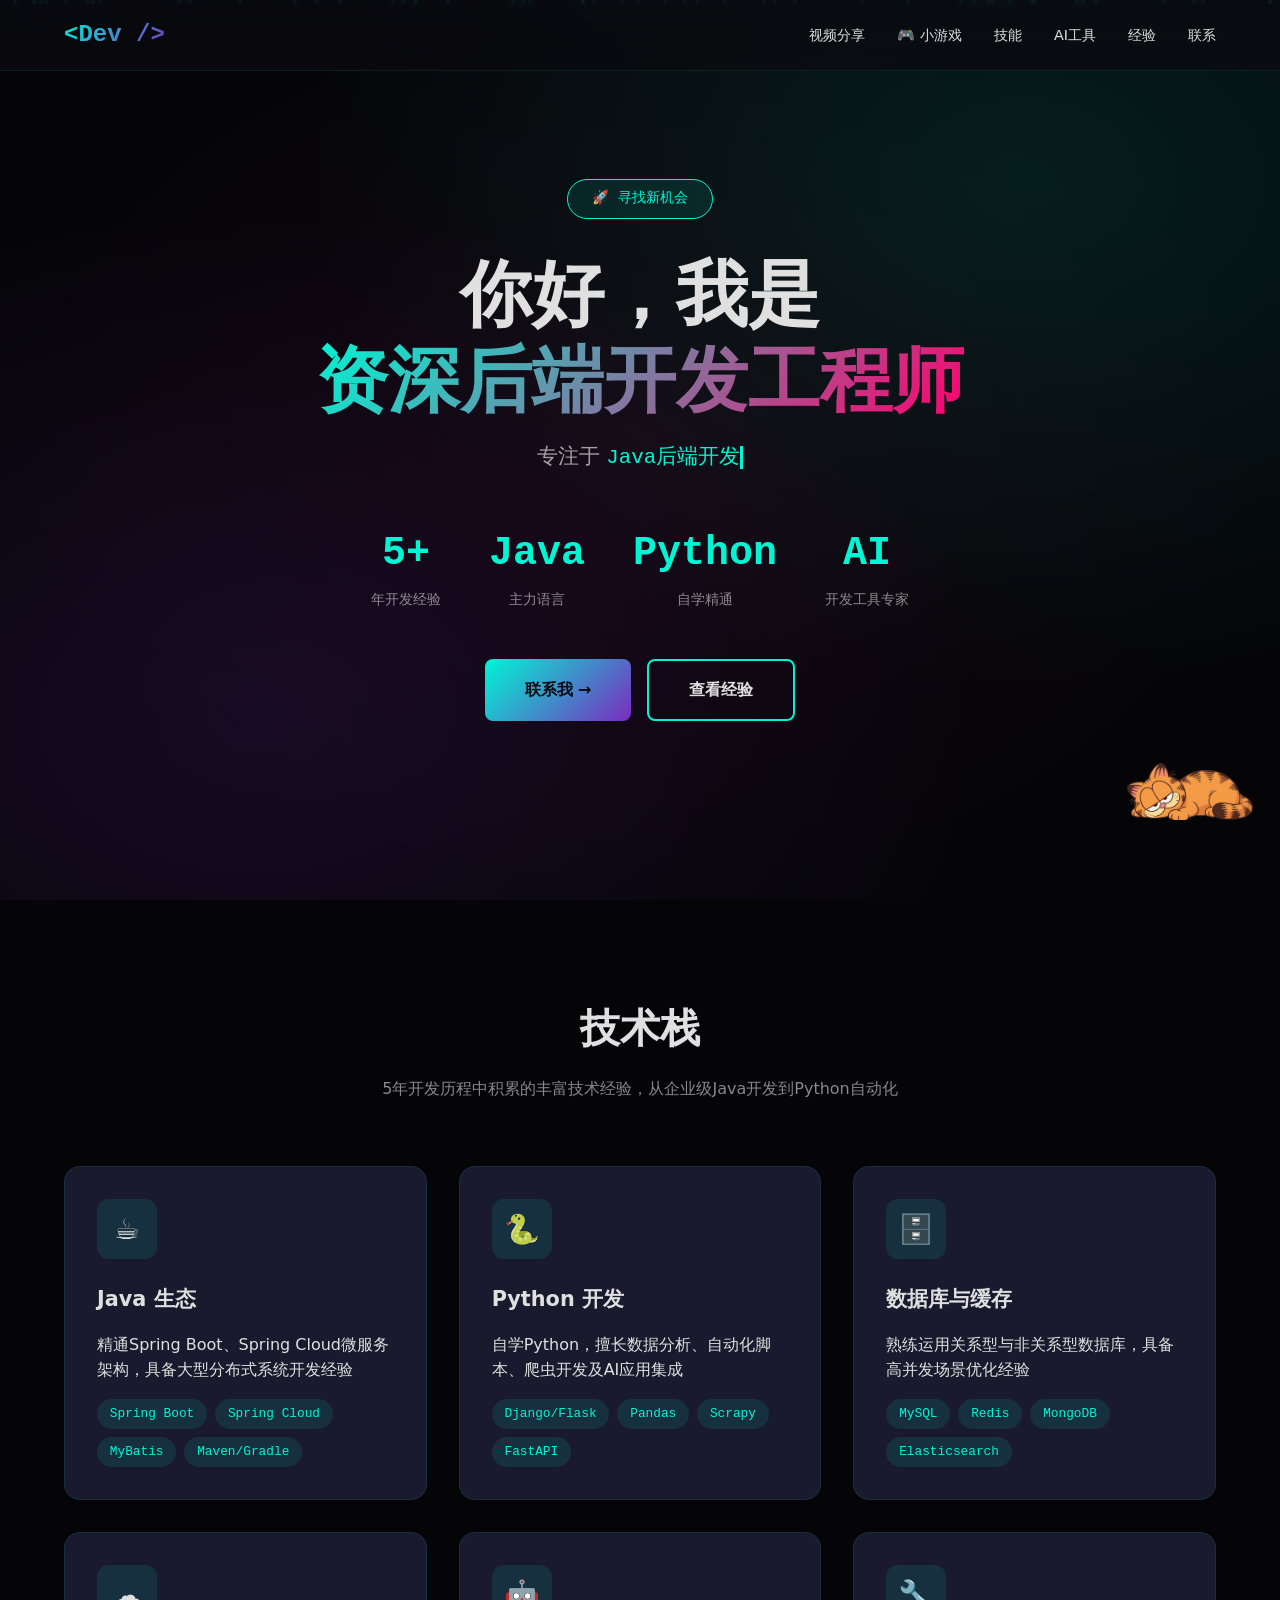
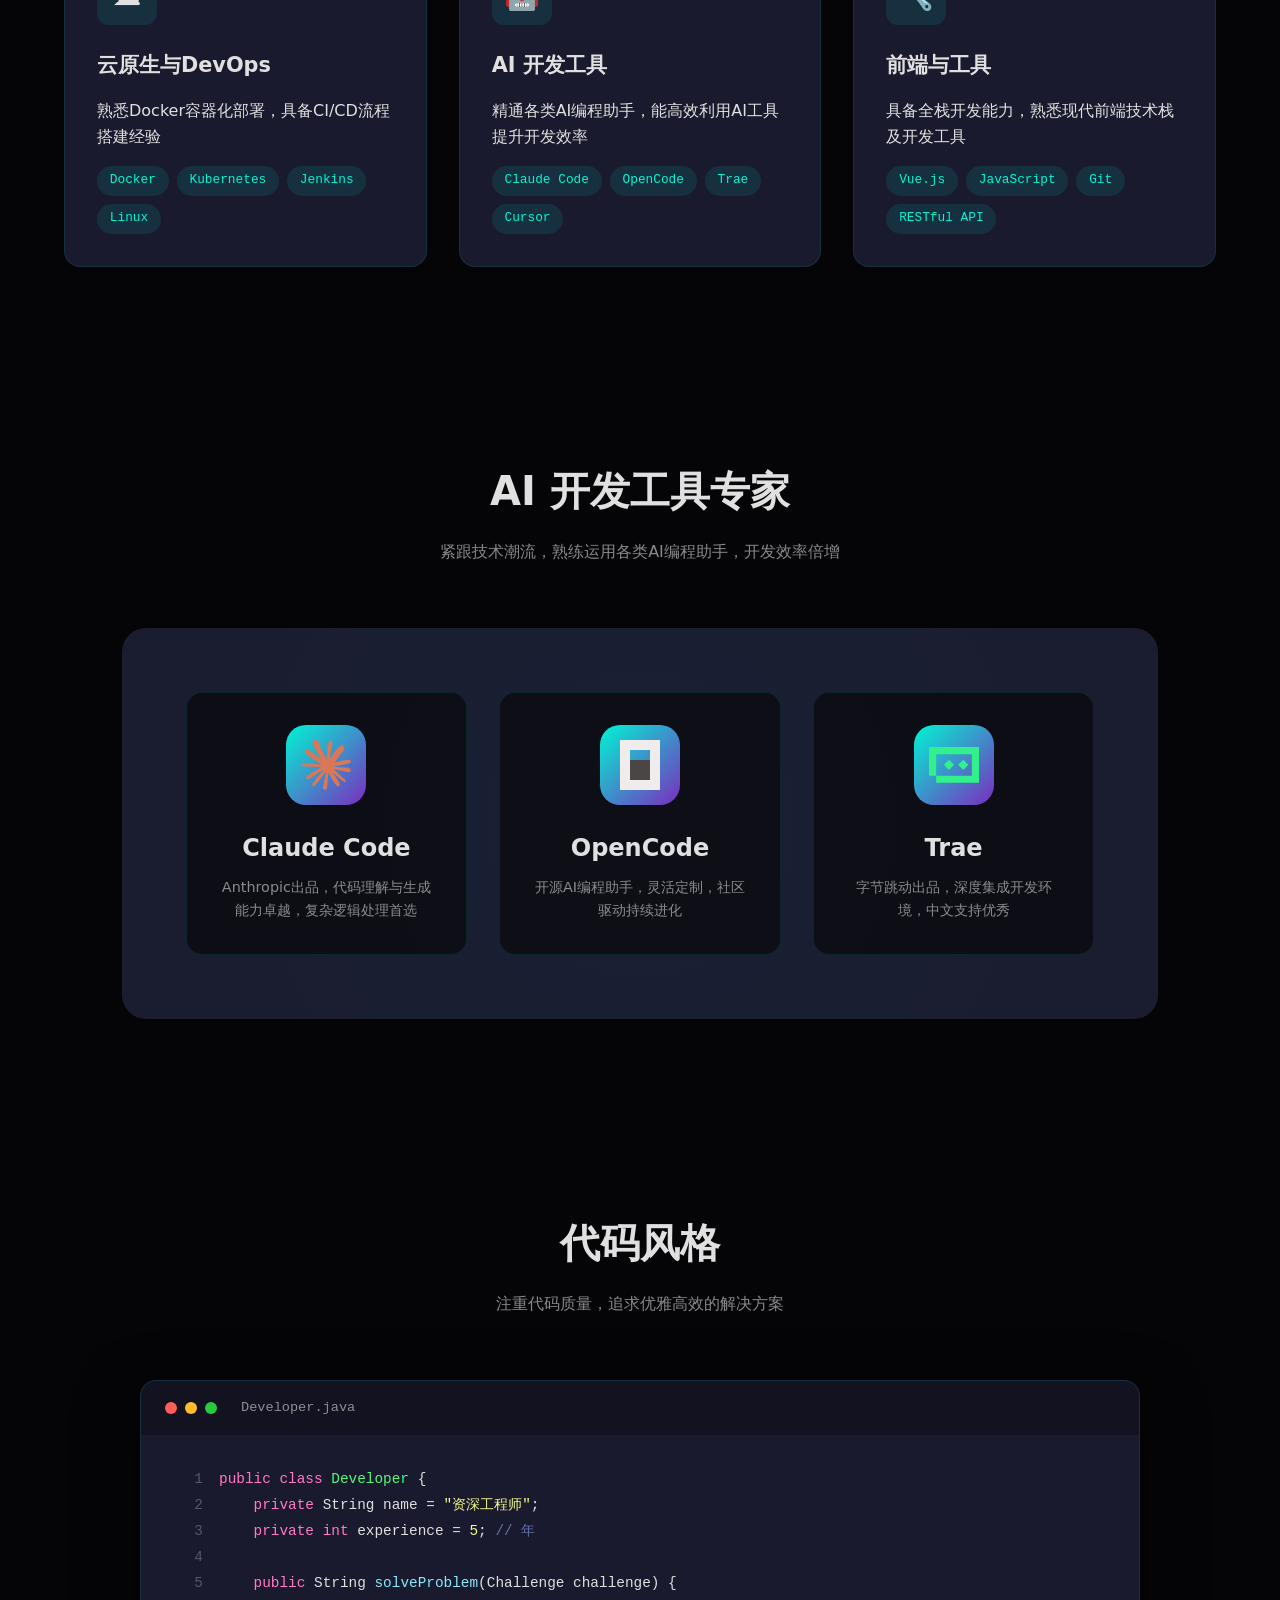
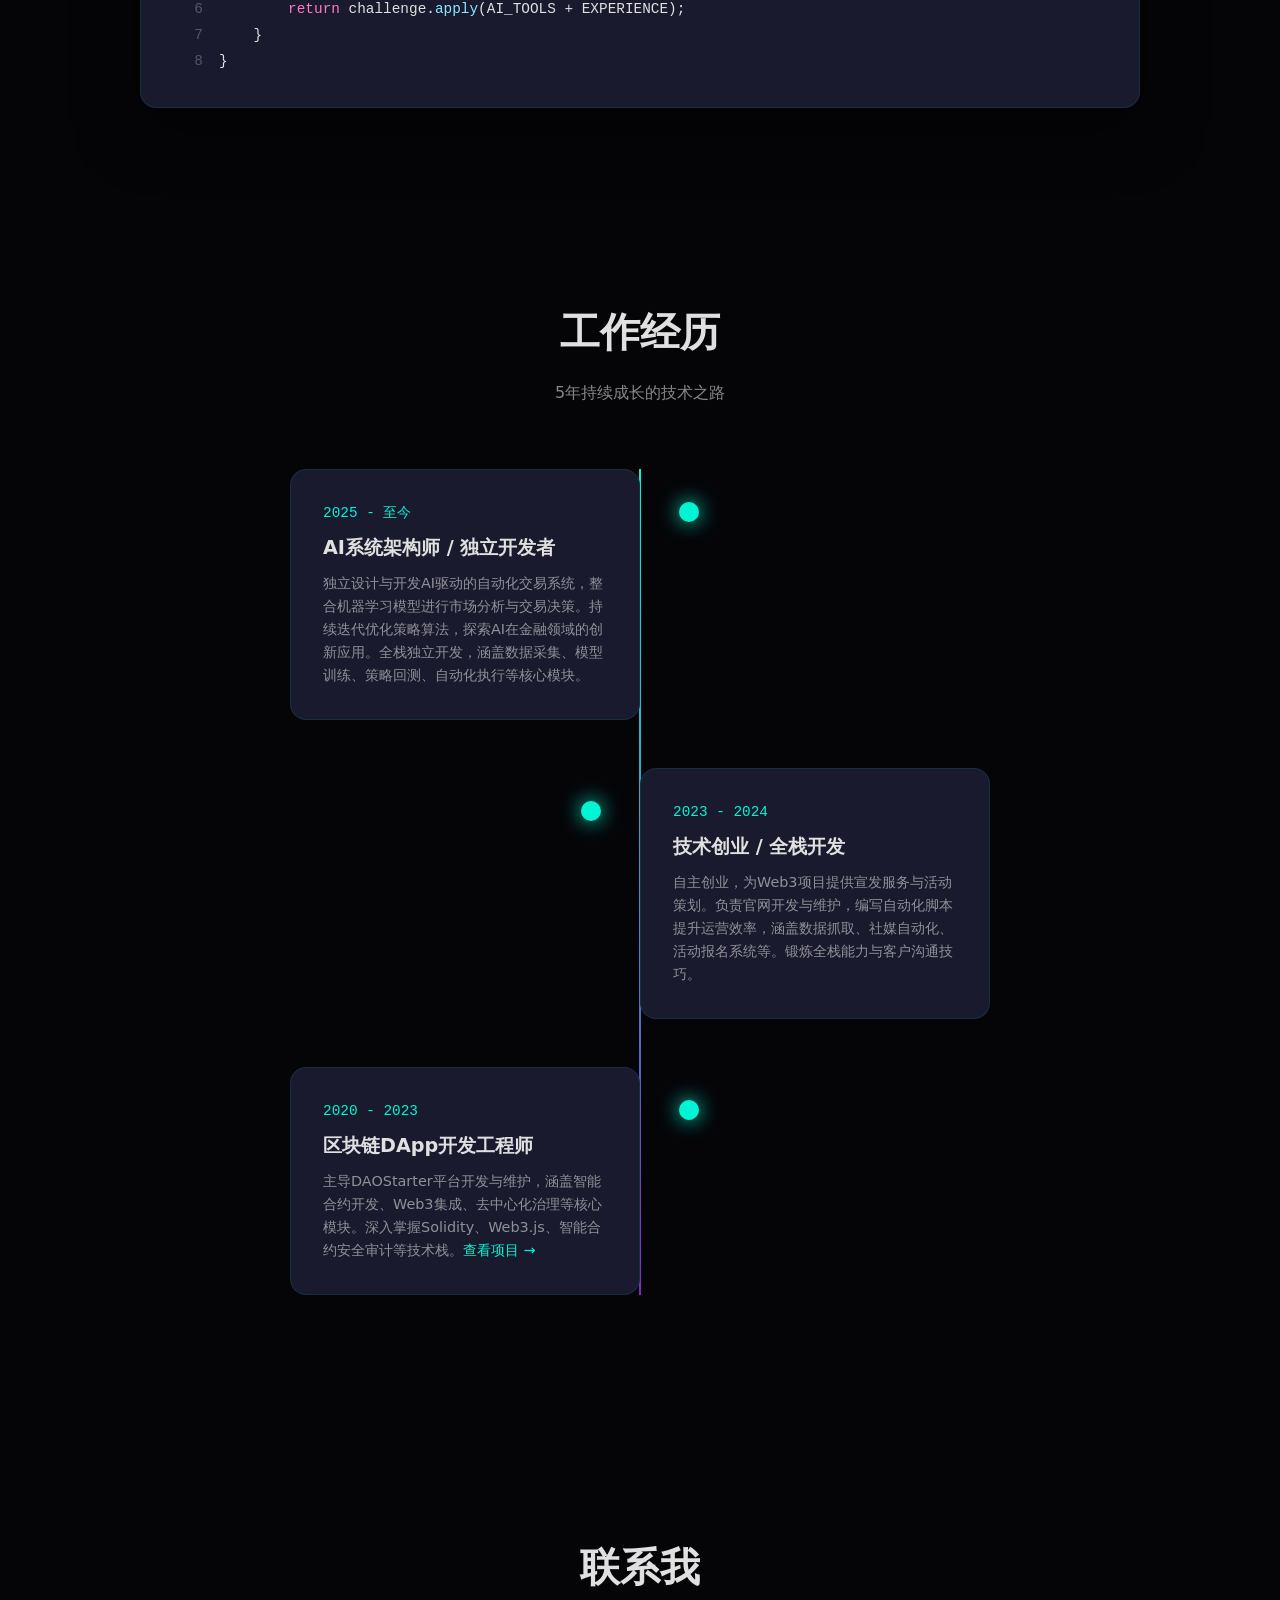
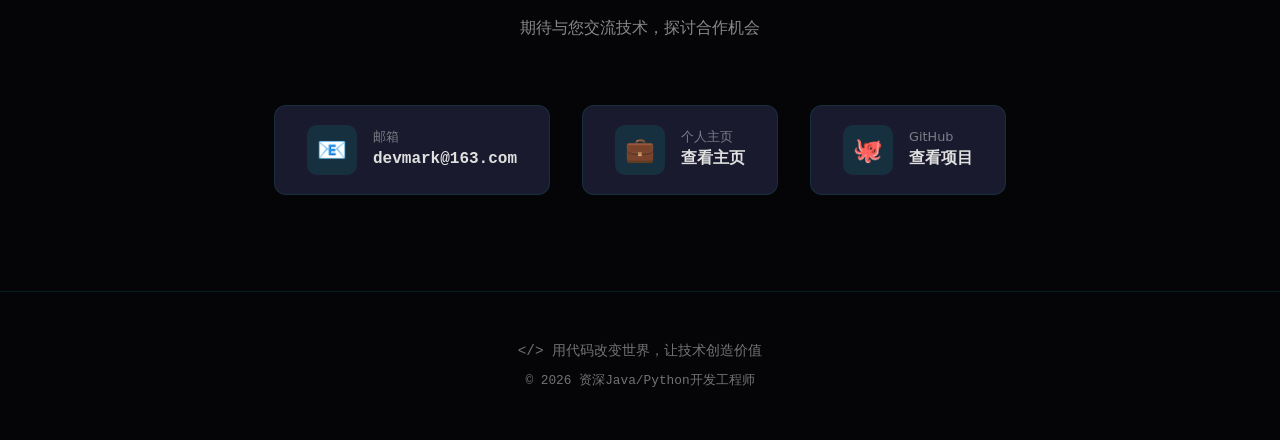
<file: DevMark/index.html>
<!DOCTYPE html>
<html lang="zh-CN">
<head>
    <meta charset="UTF-8">
    <meta name="viewport" content="width=device-width, initial-scale=1.0">
    <title>资深Java/Python开发工程师 | 5年经验</title>
    <style>
        * {
            margin: 0;
            padding: 0;
            box-sizing: border-box;
        }

        :root {
            --primary: #00f5d4;
            --secondary: #7b2cbf;
            --accent: #ff006e;
            --font-mono: Consolas, Monaco, 'Courier New', 'Lucida Console', monospace;
            --font-sans: system-ui, -apple-system, 'Segoe UI', 'PingFang SC', 'Hiragino Sans GB', 'Microsoft YaHei', sans-serif;
            --dark: #0a0a0f;
            --darker: #050508;
            --light: #e0e0e0;
            --code-bg: #1a1a2e;
        }

        body {
            font-family: var(--font-sans);
            background: var(--darker);
            color: var(--light);
            overflow-x: hidden;
            line-height: 1.6;
        }

        /* 动态背景 */
        .bg-animation {
            position: fixed;
            top: 0;
            left: 0;
            width: 100%;
            height: 100%;
            z-index: -1;
            background: 
                radial-gradient(ellipse at 20% 80%, rgba(123, 44, 191, 0.15) 0%, transparent 50%),
                radial-gradient(ellipse at 80% 20%, rgba(0, 245, 212, 0.1) 0%, transparent 50%),
                radial-gradient(ellipse at 50% 50%, rgba(255, 0, 110, 0.05) 0%, transparent 70%),
                var(--darker);
        }

        .particles {
            position: fixed;
            top: 0;
            left: 0;
            width: 100%;
            height: 100%;
            z-index: -1;
            overflow: hidden;
        }

        .particle {
            position: absolute;
            width: 4px;
            height: 4px;
            background: var(--primary);
            border-radius: 50%;
            opacity: 0.6;
            animation: float 15s infinite;
            box-shadow: 0 0 10px var(--primary);
        }

        @keyframes float {
            0%, 100% { transform: translateY(100vh) rotate(0deg); opacity: 0; }
            10% { opacity: 0.6; }
            90% { opacity: 0.6; }
            100% { transform: translateY(-100vh) rotate(720deg); opacity: 0; }
        }

        /* 导航栏 */
        nav {
            position: fixed;
            top: 0;
            width: 100%;
            padding: 1rem 5%;
            display: flex;
            justify-content: space-between;
            align-items: center;
            z-index: 1000;
            background: rgba(10, 10, 15, 0.8);
            backdrop-filter: blur(20px);
            border-bottom: 1px solid rgba(0, 245, 212, 0.1);
        }

        .logo {
            font-family: var(--font-mono);
            font-size: 1.5rem;
            font-weight: 700;
            background: linear-gradient(135deg, var(--primary), var(--secondary));
            -webkit-background-clip: text;
            -webkit-text-fill-color: transparent;
            background-clip: text;
        }

        .nav-links {
            display: flex;
            gap: 2rem;
            list-style: none;
        }

        .nav-links a {
            color: var(--light);
            text-decoration: none;
            font-size: 0.9rem;
            transition: all 0.3s;
            position: relative;
        }

        .nav-links a::after {
            content: '';
            position: absolute;
            bottom: -5px;
            left: 0;
            width: 0;
            height: 2px;
            background: var(--primary);
            transition: width 0.3s;
        }

        .nav-links a:hover::after {
            width: 100%;
        }

        .nav-links a:hover {
            color: var(--primary);
        }

        /* Hero区域 */
        .hero {
            min-height: 100vh;
            display: flex;
            align-items: center;
            justify-content: center;
            padding: 0 5%;
            position: relative;
        }

        .hero-content {
            text-align: center;
            max-width: 900px;
        }

        .hero-badge {
            display: inline-block;
            padding: 0.5rem 1.5rem;
            background: rgba(0, 245, 212, 0.1);
            border: 1px solid var(--primary);
            border-radius: 50px;
            font-family: var(--font-mono);
            font-size: 0.85rem;
            color: var(--primary);
            margin-bottom: 2rem;
            animation: pulse 2s infinite;
        }

        @keyframes pulse {
            0%, 100% { box-shadow: 0 0 20px rgba(0, 245, 212, 0.3); }
            50% { box-shadow: 0 0 40px rgba(0, 245, 212, 0.6); }
        }

        .hero h1 {
            font-size: clamp(2.5rem, 6vw, 4.5rem);
            font-weight: 700;
            margin-bottom: 1rem;
            line-height: 1.2;
        }

        .hero h1 .highlight {
            background: linear-gradient(135deg, var(--primary), var(--accent));
            -webkit-background-clip: text;
            -webkit-text-fill-color: transparent;
            background-clip: text;
        }

        .hero-subtitle {
            font-size: 1.3rem;
            color: rgba(224, 224, 224, 0.7);
            margin-bottom: 2rem;
        }

        .typing-text {
            font-family: var(--font-mono);
            color: var(--primary);
            border-right: 3px solid var(--primary);
            animation: blink 0.7s infinite;
        }

        @keyframes blink {
            0%, 50% { border-color: var(--primary); }
            51%, 100% { border-color: transparent; }
        }

        .hero-stats {
            display: flex;
            justify-content: center;
            gap: 3rem;
            margin: 3rem 0;
            flex-wrap: wrap;
        }

        .stat-item {
            text-align: center;
        }

        .stat-number {
            font-family: var(--font-mono);
            font-size: 2.5rem;
            font-weight: 700;
            color: var(--primary);
            display: block;
        }

        .stat-label {
            font-size: 0.9rem;
            color: rgba(224, 224, 224, 0.6);
        }

        .hero-buttons {
            display: flex;
            gap: 1rem;
            justify-content: center;
            flex-wrap: wrap;
        }

        .btn {
            padding: 1rem 2.5rem;
            border-radius: 8px;
            font-size: 1rem;
            font-weight: 600;
            text-decoration: none;
            transition: all 0.3s;
            cursor: pointer;
            border: none;
            display: inline-flex;
            align-items: center;
            gap: 0.5rem;
        }

        .btn-primary {
            background: linear-gradient(135deg, var(--primary), var(--secondary));
            color: var(--dark);
        }

        .btn-primary:hover {
            transform: translateY(-3px);
            box-shadow: 0 10px 30px rgba(0, 245, 212, 0.4);
        }

        .btn-secondary {
            background: transparent;
            color: var(--light);
            border: 2px solid var(--primary);
        }

        .btn-secondary:hover {
            background: var(--primary);
            color: var(--dark);
        }

        /* 技能区域 */
        .section {
            padding: 6rem 5%;
            position: relative;
        }

        .section-title {
            text-align: center;
            margin-bottom: 4rem;
        }

        .section-title h2 {
            font-size: 2.5rem;
            margin-bottom: 1rem;
        }

        .section-title p {
            color: rgba(224, 224, 224, 0.6);
            max-width: 600px;
            margin: 0 auto;
        }

        .skills-grid {
            display: grid;
            grid-template-columns: repeat(auto-fit, minmax(300px, 1fr));
            gap: 2rem;
            max-width: 1200px;
            margin: 0 auto;
        }

        .skill-card {
            background: var(--code-bg);
            border-radius: 16px;
            padding: 2rem;
            border: 1px solid rgba(0, 245, 212, 0.1);
            transition: all 0.3s;
            position: relative;
            overflow: hidden;
        }

        .skill-card::before {
            content: '';
            position: absolute;
            top: 0;
            left: 0;
            width: 100%;
            height: 3px;
            background: linear-gradient(90deg, var(--primary), var(--secondary));
            transform: scaleX(0);
            transition: transform 0.3s;
        }

        .skill-card:hover::before {
            transform: scaleX(1);
        }

        .skill-card:hover {
            transform: translateY(-5px);
            border-color: rgba(0, 245, 212, 0.3);
            box-shadow: 0 20px 40px rgba(0, 0, 0, 0.3);
        }

        .skill-icon {
            width: 60px;
            height: 60px;
            background: rgba(0, 245, 212, 0.1);
            border-radius: 12px;
            display: flex;
            align-items: center;
            justify-content: center;
            font-size: 1.8rem;
            margin-bottom: 1.5rem;
        }

        .skill-card h3 {
            font-size: 1.3rem;
            margin-bottom: 1rem;
        }

        .skill-tags {
            display: flex;
            flex-wrap: wrap;
            gap: 0.5rem;
            margin-top: 1rem;
        }

        .skill-tag {
            padding: 0.3rem 0.8rem;
            background: rgba(0, 245, 212, 0.1);
            border-radius: 20px;
            font-size: 0.8rem;
            font-family: var(--font-mono);
            color: var(--primary);
        }

        /* AI工具区域 */
        .ai-tools {
            background: var(--code-bg);
            margin: 0 5%;
            border-radius: 24px;
            padding: 4rem;
            position: relative;
            overflow: hidden;
        }

        .ai-tools::before {
            content: '';
            position: absolute;
            top: -50%;
            left: -50%;
            width: 200%;
            height: 200%;
            background: radial-gradient(circle, rgba(0, 245, 212, 0.03) 0%, transparent 70%);
            animation: rotate 30s linear infinite;
        }

        @keyframes rotate {
            from { transform: rotate(0deg); }
            to { transform: rotate(360deg); }
        }

        .ai-grid {
            display: grid;
            grid-template-columns: repeat(auto-fit, minmax(250px, 1fr));
            gap: 2rem;
            position: relative;
            z-index: 1;
        }

        .ai-card {
            background: rgba(10, 10, 15, 0.8);
            border-radius: 16px;
            padding: 2rem;
            text-align: center;
            border: 1px solid rgba(0, 245, 212, 0.1);
            transition: all 0.3s;
        }

        .ai-card:hover {
            transform: scale(1.05);
            border-color: var(--primary);
            box-shadow: 0 0 30px rgba(0, 245, 212, 0.2);
        }

        .ai-logo {
            width: 80px;
            height: 80px;
            margin: 0 auto 1.5rem;
            background: linear-gradient(135deg, var(--primary), var(--secondary));
            border-radius: 20px;
            display: flex;
            align-items: center;
            justify-content: center;
            font-size: 2rem;
            font-weight: 700;
            color: var(--dark);
            overflow: hidden;
        }

        .ai-logo svg {
            width: 50px;
            height: 50px;
        }

        .ai-card h3 {
            font-size: 1.5rem;
            margin-bottom: 0.5rem;
        }

        .ai-card p {
            color: rgba(224, 224, 224, 0.6);
            font-size: 0.9rem;
        }

        /* 代码展示区域 */
        .code-showcase {
            max-width: 1000px;
            margin: 0 auto;
        }

        .code-window {
            background: var(--code-bg);
            border-radius: 16px;
            overflow: hidden;
            border: 1px solid rgba(0, 245, 212, 0.1);
            box-shadow: 0 20px 60px rgba(0, 0, 0, 0.5);
        }

        .code-header {
            background: rgba(0, 0, 0, 0.3);
            padding: 1rem 1.5rem;
            display: flex;
            align-items: center;
            gap: 0.5rem;
        }

        .code-dot {
            width: 12px;
            height: 12px;
            border-radius: 50%;
        }

        .dot-red { background: #ff5f56; }
        .dot-yellow { background: #ffbd2e; }
        .dot-green { background: #27c93f; }

        .code-title {
            margin-left: 1rem;
            font-family: var(--font-mono);
            font-size: 0.85rem;
            color: rgba(224, 224, 224, 0.6);
        }

        .code-content {
            padding: 2rem;
            font-family: var(--font-mono);
            font-size: 0.9rem;
            line-height: 1.8;
            overflow-x: auto;
        }

        .code-line {
            display: flex;
            gap: 1rem;
        }

        .line-number {
            color: rgba(224, 224, 224, 0.3);
            min-width: 30px;
            text-align: right;
        }

        .code-text { color: var(--light); }
        .code-keyword { color: #ff79c6; }
        .code-function { color: #8be9fd; }
        .code-string { color: #f1fa8c; }
        .code-comment { color: #6272a4; }
        .code-class { color: #50fa7b; }

        /* 经验时间线 */
        .timeline {
            max-width: 800px;
            margin: 0 auto;
            position: relative;
        }

        .timeline::before {
            content: '';
            position: absolute;
            left: 50%;
            transform: translateX(-50%);
            width: 2px;
            height: 100%;
            background: linear-gradient(180deg, var(--primary), var(--secondary));
        }

        .timeline-item {
            display: flex;
            justify-content: flex-end;
            padding-right: 50%;
            position: relative;
            margin-bottom: 3rem;
        }

        .timeline-item:nth-child(even) {
            justify-content: flex-start;
            padding-right: 0;
            padding-left: 50%;
        }

        .timeline-content {
            background: var(--code-bg);
            padding: 2rem;
            border-radius: 16px;
            max-width: 350px;
            border: 1px solid rgba(0, 245, 212, 0.1);
            position: relative;
        }

        .timeline-dot {
            position: absolute;
            width: 20px;
            height: 20px;
            background: var(--primary);
            border-radius: 50%;
            top: 2rem;
            right: -60px;
            box-shadow: 0 0 20px var(--primary);
        }

        .timeline-item:nth-child(even) .timeline-dot {
            right: auto;
            left: -60px;
        }

        .timeline-year {
            font-family: var(--font-mono);
            color: var(--primary);
            font-size: 0.9rem;
            margin-bottom: 0.5rem;
        }

        .timeline-content h3 {
            font-size: 1.2rem;
            margin-bottom: 0.5rem;
        }

        .timeline-content p {
            color: rgba(224, 224, 224, 0.6);
            font-size: 0.9rem;
        }

        /* 联系方式 */
        .contact-section {
            text-align: center;
            padding: 6rem 5%;
        }

        .contact-grid {
            display: flex;
            justify-content: center;
            gap: 2rem;
            margin-top: 3rem;
            flex-wrap: wrap;
        }

        .contact-item {
            display: flex;
            align-items: center;
            gap: 1rem;
            padding: 1.2rem 2rem;
            background: var(--code-bg);
            border-radius: 12px;
            border: 1px solid rgba(0, 245, 212, 0.1);
            transition: all 0.3s;
            text-decoration: none;
            color: var(--light);
        }

        .contact-item:hover {
            transform: translateY(-5px);
            border-color: var(--primary);
            box-shadow: 0 10px 30px rgba(0, 245, 212, 0.2);
        }

        .contact-icon {
            width: 50px;
            height: 50px;
            background: rgba(0, 245, 212, 0.1);
            border-radius: 10px;
            display: flex;
            align-items: center;
            justify-content: center;
            font-size: 1.5rem;
        }

        .contact-info {
            text-align: left;
        }

        .contact-label {
            font-size: 0.8rem;
            color: rgba(224, 224, 224, 0.5);
        }

        .contact-value {
            font-weight: 600;
            font-family: var(--font-mono);
        }

        /* 页脚 */
        footer {
            text-align: center;
            padding: 3rem 5%;
            border-top: 1px solid rgba(0, 245, 212, 0.1);
            color: rgba(224, 224, 224, 0.5);
        }

        footer p {
            font-family: var(--font-mono);
            font-size: 0.9rem;
        }

        /* 滚动条美化 */
        ::-webkit-scrollbar {
            width: 8px;
        }

        ::-webkit-scrollbar-track {
            background: var(--dark);
        }

        ::-webkit-scrollbar-thumb {
            background: var(--primary);
            border-radius: 4px;
        }

        /* 响应式 */
        @media (max-width: 768px) {
            .nav-links { display: none; }
            .hero-stats { gap: 2rem; }
            .stat-number { font-size: 2rem; }
            .ai-tools { padding: 2rem; margin: 0 3%; }
            .timeline::before { left: 20px; }
            .timeline-item,
            .timeline-item:nth-child(even) {
                padding-left: 60px;
                padding-right: 0;
                justify-content: flex-start;
            }
            .timeline-dot,
            .timeline-item:nth-child(even) .timeline-dot {
                left: 10px;
                right: auto;
            }
            .lazy-cat-container {
                right: 10px !important;
                bottom: 80px !important;
                transform: scale(0.85);
            }
        }

        /* 慵懒小肥猫 - 加菲猫图片 */
        .lazy-cat-container {
            position: fixed;
            right: 20px;
            bottom: 80px;
            z-index: 999;
            cursor: pointer;
            transition: all 0.3s ease;
        }

        .lazy-cat-container:hover {
            transform: scale(1.08);
        }

        .lazy-cat {
            width: 140px;
            height: 90px;
            position: relative;
            overflow: hidden;
            border-radius: 10px;
        }

        .lazy-cat img {
            width: 100%;
            height: 120%;
            object-fit: cover;
            object-position: center 10%;
            display: block;
            margin-bottom: -20%;
            margin-top: -5%;
        }

        /* 云朵形状气泡 */
        .cat-bubble {
            position: absolute;
            top: -25px;
            left: 40%;
            transform: translateX(-50%);
            background: linear-gradient(135deg, #fff 0%, #f8f8f8 100%);
            padding: 8px 14px;
            border-radius: 25px;
            box-shadow: 0 4px 15px rgba(0,0,0,0.12);
            white-space: nowrap;
            font-size: 12px;
            color: #555;
            font-weight: 500;
            opacity: 0;
            animation: bubbleFloat 3s ease-in-out infinite;
            pointer-events: none;
        }

        /* 云朵装饰圆 */
        .cat-bubble::before {
            content: '';
            position: absolute;
            top: -8px;
            left: 8px;
            width: 18px;
            height: 18px;
            background: linear-gradient(135deg, #fff 0%, #f8f8f8 100%);
            border-radius: 50%;
            z-index: -1;
        }

        .cat-bubble::after {
            content: '';
            position: absolute;
            top: -12px;
            right: 12px;
            width: 12px;
            height: 12px;
            background: linear-gradient(135deg, #fff 0%, #f8f8f8 100%);
            border-radius: 50%;
            z-index: -1;
        }

        /* 云朵底部小圆 */
        .bubble-cloud-1 {
            position: absolute;
            bottom: -6px;
            left: 50%;
            transform: translateX(-50%);
            width: 10px;
            height: 10px;
            background: linear-gradient(135deg, #fff 0%, #f8f8f8 100%);
            border-radius: 50%;
        }

        @keyframes bubbleFloat {
            0%, 100% { 
                opacity: 0;
                transform: translateX(-50%) translateY(5px);
            }
            20%, 80% { 
                opacity: 1;
                transform: translateX(-50%) translateY(0);
            }
        }

        /* 呼吸动画 */
        .lazy-cat {
            animation: breathe 4s ease-in-out infinite;
        }

        @keyframes breathe {
            0%, 100% { transform: scale(1); }
            50% { transform: scale(1.02); }
        }

        /* 点击提示 */
        .cat-hint {
            position: absolute;
            bottom: -25px;
            left: 50%;
            transform: translateX(-50%);
            font-size: 11px;
            color: var(--primary);
            opacity: 0;
            transition: opacity 0.3s;
            white-space: nowrap;
        }

        .lazy-cat-container:hover .cat-hint {
            opacity: 1;
        }
    </style>
</head>
<body>
    <!-- 动态背景 -->
    <div class="bg-animation"></div>
    <div class="particles" id="particles"></div>

    <!-- 导航栏 -->
    <nav>
        <div class="logo">&lt;Dev /&gt;</div>
        <ul class="nav-links">
            <li><a href="share.html">视频分享</a></li>
            <li><a href="games.html">🎮 小游戏</a></li>
            <li><a href="#skills">技能</a></li>
            <li><a href="#ai-tools">AI工具</a></li>
            <li><a href="#experience">经验</a></li>
            <li><a href="#contact">联系</a></li>
        </ul>
    </nav>

    <!-- Hero区域 -->
    <section class="hero">
        <div class="hero-content">
            <div class="hero-badge">🚀 寻找新机会</div>
            <h1>
                你好，我是<br>
                <span class="highlight">资深后端开发工程师</span>
            </h1>
            <p class="hero-subtitle">
                专注于 <span class="typing-text" id="typing"></span>
            </p>
            <div class="hero-stats">
                <div class="stat-item">
                    <span class="stat-number">5+</span>
                    <span class="stat-label">年开发经验</span>
                </div>
                <div class="stat-item">
                    <span class="stat-number">Java</span>
                    <span class="stat-label">主力语言</span>
                </div>
                <div class="stat-item">
                    <span class="stat-number">Python</span>
                    <span class="stat-label">自学精通</span>
                </div>
                <div class="stat-item">
                    <span class="stat-number">AI</span>
                    <span class="stat-label">开发工具专家</span>
                </div>
            </div>
            <div class="hero-buttons">
                <a href="#contact" class="btn btn-primary">联系我 →</a>
                <a href="#experience" class="btn btn-secondary">查看经验</a>
            </div>
        </div>
    </section>

    <!-- 技能区域 -->
    <section class="section" id="skills">
        <div class="section-title">
            <h2>技术栈</h2>
            <p>5年开发历程中积累的丰富技术经验，从企业级Java开发到Python自动化</p>
        </div>
        <div class="skills-grid">
            <div class="skill-card">
                <div class="skill-icon">☕</div>
                <h3>Java 生态</h3>
                <p>精通Spring Boot、Spring Cloud微服务架构，具备大型分布式系统开发经验</p>
                <div class="skill-tags">
                    <span class="skill-tag">Spring Boot</span>
                    <span class="skill-tag">Spring Cloud</span>
                    <span class="skill-tag">MyBatis</span>
                    <span class="skill-tag">Maven/Gradle</span>
                </div>
            </div>
            <div class="skill-card">
                <div class="skill-icon">🐍</div>
                <h3>Python 开发</h3>
                <p>自学Python，擅长数据分析、自动化脚本、爬虫开发及AI应用集成</p>
                <div class="skill-tags">
                    <span class="skill-tag">Django/Flask</span>
                    <span class="skill-tag">Pandas</span>
                    <span class="skill-tag">Scrapy</span>
                    <span class="skill-tag">FastAPI</span>
                </div>
            </div>
            <div class="skill-card">
                <div class="skill-icon">🗄️</div>
                <h3>数据库与缓存</h3>
                <p>熟练运用关系型与非关系型数据库，具备高并发场景优化经验</p>
                <div class="skill-tags">
                    <span class="skill-tag">MySQL</span>
                    <span class="skill-tag">Redis</span>
                    <span class="skill-tag">MongoDB</span>
                    <span class="skill-tag">Elasticsearch</span>
                </div>
            </div>
            <div class="skill-card">
                <div class="skill-icon">☁️</div>
                <h3>云原生与DevOps</h3>
                <p>熟悉Docker容器化部署，具备CI/CD流程搭建经验</p>
                <div class="skill-tags">
                    <span class="skill-tag">Docker</span>
                    <span class="skill-tag">Kubernetes</span>
                    <span class="skill-tag">Jenkins</span>
                    <span class="skill-tag">Linux</span>
                </div>
            </div>
            <div class="skill-card">
                <div class="skill-icon">🤖</div>
                <h3>AI 开发工具</h3>
                <p>精通各类AI编程助手，能高效利用AI工具提升开发效率</p>
                <div class="skill-tags">
                    <span class="skill-tag">Claude Code</span>
                    <span class="skill-tag">OpenCode</span>
                    <span class="skill-tag">Trae</span>
                    <span class="skill-tag">Cursor</span>
                </div>
            </div>
            <div class="skill-card">
                <div class="skill-icon">🔧</div>
                <h3>前端与工具</h3>
                <p>具备全栈开发能力，熟悉现代前端技术栈及开发工具</p>
                <div class="skill-tags">
                    <span class="skill-tag">Vue.js</span>
                    <span class="skill-tag">JavaScript</span>
                    <span class="skill-tag">Git</span>
                    <span class="skill-tag">RESTful API</span>
                </div>
            </div>
        </div>
    </section>

    <!-- AI工具区域 -->
    <section class="section" id="ai-tools">
        <div class="section-title">
            <h2>AI 开发工具专家</h2>
            <p>紧跟技术潮流，熟练运用各类AI编程助手，开发效率倍增</p>
        </div>
        <div class="ai-tools">
            <div class="ai-grid">
                <div class="ai-card">
                    <div class="ai-logo">
                        <svg height="50" width="50" viewBox="0 0 24 24" xmlns="http://www.w3.org/2000/svg"><title>Claude</title><path d="M4.709 15.955l4.72-2.647.08-.23-.08-.128H9.2l-.79-.048-2.698-.073-2.339-.097-2.266-.122-.571-.121L0 11.784l.055-.352.48-.321.686.06 1.52.103 2.278.158 1.652.097 2.449.255h.389l.055-.157-.134-.098-.103-.097-2.358-1.596-2.552-1.688-1.336-.972-.724-.491-.364-.462-.158-1.008.656-.722.881.06.225.061.893.686 1.908 1.476 2.491 1.833.365.304.145-.103.019-.073-.164-.274-1.355-2.446-1.446-2.49-.644-1.032-.17-.619a2.97 2.97 0 01-.104-.729L6.283.134 6.696 0l.996.134.42.364.62 1.414 1.002 2.229 1.555 3.03.456.898.243.832.091.255h.158V9.01l.128-1.706.237-2.095.23-2.695.08-.76.376-.91.747-.492.584.28.48.685-.067.444-.286 1.851-.559 2.903-.364 1.942h.212l.243-.242.985-1.306 1.652-2.064.73-.82.85-.904.547-.431h1.033l.76 1.129-.34 1.166-1.064 1.347-.881 1.142-1.264 1.7-.79 1.36.073.11.188-.02 2.856-.606 1.543-.28 1.841-.315.833.388.091.395-.328.807-1.969.486-2.309.462-3.439.813-.042.03.049.061 1.549.146.662.036h1.622l3.02.225.79.522.474.638-.079.485-1.215.62-1.64-.389-3.829-.91-1.312-.329h-.182v.11l1.093 1.068 2.006 1.81 2.509 2.33.127.578-.322.455-.34-.049-2.205-1.657-.851-.747-1.926-1.62h-.128v.17l.444.649 2.345 3.521.122 1.08-.17.353-.608.213-.668-.122-1.374-1.925-1.415-2.167-1.143-1.943-.14.08-.674 7.254-.316.37-.729.28-.607-.461-.322-.747.322-1.476.389-1.924.315-1.53.286-1.9.17-.632-.012-.042-.14.018-1.434 1.967-2.18 2.945-1.726 1.845-.414.164-.717-.37.067-.662.401-.589 2.388-3.036 1.44-1.882.93-1.086-.006-.158h-.055L4.132 18.56l-1.13.146-.487-.456.061-.746.231-.243 1.908-1.312-.006.006z" fill="#D97757" fill-rule="nonzero"></path></svg>
                    </div>
                    <h3>Claude Code</h3>
                    <p>Anthropic出品，代码理解与生成能力卓越，复杂逻辑处理首选</p>
                </div>
                <div class="ai-card">
                    <div class="ai-logo">
                        <svg width='50' height='50' viewBox='0 0 240 300' fill='none' xmlns='http://www.w3.org/2000/svg'><g clip-path='url(#clip0_1401_86283)'><mask id='mask0_1401_86283' style='mask-type:luminance' maskUnits='userSpaceOnUse' x='0' y='0' width='240' height='300'><path d='M240 0H0V300H240V0Z' fill='white'/></mask><g mask='url(#mask0_1401_86283)'><path d='M180 240H60V120H180V240Z' fill='#4B4646'/><path d='M180 60H60V240H180V60ZM240 300H0V0H240V300Z' fill='#F1ECEC'/></g></g><defs><clipPath id='clip0_1401_86283'><rect width='240' height='300' fill='white'/></clipPath></defs></svg>
                    </div>
                    <h3>OpenCode</h3>
                    <p>开源AI编程助手，灵活定制，社区驱动持续进化</p>
                </div>
                <div class="ai-card">
                    <div class="ai-logo">
                        <svg height="50" width="50" viewBox="0 0 24 24" xmlns="http://www.w3.org/2000/svg"><title>TRAE</title><path d="M24 20.541H3.428v-3.426H0V3.4h24V20.54zM3.428 17.115h17.144V6.827H3.428v10.288zm8.573-5.196l-2.425 2.424-2.424-2.424 2.424-2.424 2.425 2.424zm6.857-.001l-2.424 2.423-2.425-2.423 2.425-2.425 2.424 2.425z" fill="#32F08C"></path></svg>
                    </div>
                    <h3>Trae</h3>
                    <p>字节跳动出品，深度集成开发环境，中文支持优秀</p>
                </div>
            </div>
        </div>
    </section>

    <!-- 代码展示 -->
    <section class="section">
        <div class="section-title">
            <h2>代码风格</h2>
            <p>注重代码质量，追求优雅高效的解决方案</p>
        </div>
        <div class="code-showcase">
            <div class="code-window">
                <div class="code-header">
                    <div class="code-dot dot-red"></div>
                    <div class="code-dot dot-yellow"></div>
                    <div class="code-dot dot-green"></div>
                    <span class="code-title">Developer.java</span>
                </div>
                <div class="code-content">
                    <div class="code-line">
                        <span class="line-number">1</span>
                        <span><span class="code-keyword">public class</span> <span class="code-class">Developer</span> {</span>
                    </div>
                    <div class="code-line">
                        <span class="line-number">2</span>
                        <span>&nbsp;&nbsp;&nbsp;&nbsp;<span class="code-keyword">private</span> String name = <span class="code-string">"资深工程师"</span>;</span>
                    </div>
                    <div class="code-line">
                        <span class="line-number">3</span>
                        <span>&nbsp;&nbsp;&nbsp;&nbsp;<span class="code-keyword">private int</span> experience = <span class="code-string">5</span>; <span class="code-comment">// 年</span></span>
                    </div>
                    <div class="code-line">
                        <span class="line-number">4</span>
                        <span>&nbsp;&nbsp;&nbsp;&nbsp;</span>
                    </div>
                    <div class="code-line">
                        <span class="line-number">5</span>
                        <span>&nbsp;&nbsp;&nbsp;&nbsp;<span class="code-keyword">public</span> String <span class="code-function">solveProblem</span>(Challenge challenge) {</span>
                    </div>
                    <div class="code-line">
                        <span class="line-number">6</span>
                        <span>&nbsp;&nbsp;&nbsp;&nbsp;&nbsp;&nbsp;&nbsp;&nbsp;<span class="code-keyword">return</span> challenge.<span class="code-function">apply</span>(AI_TOOLS + EXPERIENCE);</span>
                    </div>
                    <div class="code-line">
                        <span class="line-number">7</span>
                        <span>&nbsp;&nbsp;&nbsp;&nbsp;}</span>
                    </div>
                    <div class="code-line">
                        <span class="line-number">8</span>
                        <span>}</span>
                    </div>
                </div>
            </div>
        </div>
    </section>

    <!-- 经验时间线 -->
    <section class="section" id="experience">
        <div class="section-title">
            <h2>工作经历</h2>
            <p>5年持续成长的技术之路</p>
        </div>
        <div class="timeline">
            <div class="timeline-item">
                <div class="timeline-content">
                    <div class="timeline-dot"></div>
                    <div class="timeline-year">2025 - 至今</div>
                    <h3>AI系统架构师 / 独立开发者</h3>
                    <p>独立设计与开发AI驱动的自动化交易系统，整合机器学习模型进行市场分析与交易决策。持续迭代优化策略算法，探索AI在金融领域的创新应用。全栈独立开发，涵盖数据采集、模型训练、策略回测、自动化执行等核心模块。</p>
                </div>
            </div>
            <div class="timeline-item">
                <div class="timeline-content">
                    <div class="timeline-dot"></div>
                    <div class="timeline-year">2023 - 2024</div>
                    <h3>技术创业 / 全栈开发</h3>
                    <p>自主创业，为Web3项目提供宣发服务与活动策划。负责官网开发与维护，编写自动化脚本提升运营效率，涵盖数据抓取、社媒自动化、活动报名系统等。锻炼全栈能力与客户沟通技巧。</p>
                </div>
            </div>
            <div class="timeline-item">
                <div class="timeline-content">
                    <div class="timeline-dot"></div>
                    <div class="timeline-year">2020 - 2023</div>
                    <h3>区块链DApp开发工程师</h3>
                    <p>主导DAOStarter平台开发与维护，涵盖智能合约开发、Web3集成、去中心化治理等核心模块。深入掌握Solidity、Web3.js、智能合约安全审计等技术栈。<a href="https://x.com/DaoStarter" target="_blank" style="color: var(--primary); text-decoration: none;">查看项目 →</a></p>
                </div>
            </div>
        </div>
    </section>

    <!-- 联系方式 -->
    <section class="contact-section" id="contact">
        <div class="section-title">
            <h2>联系我</h2>
            <p>期待与您交流技术，探讨合作机会</p>
        </div>
        <div class="contact-grid">
            <a href="mailto:devmark@163.com" class="contact-item">
                <div class="contact-icon">📧</div>
                <div class="contact-info">
                    <div class="contact-label">邮箱</div>
                    <div class="contact-value">devmark@163.com</div>
                </div>
            </a>
            <a href="https://devmark123.github.io/DevMark/" target="_blank" class="contact-item">
                <div class="contact-icon">💼</div>
                <div class="contact-info">
                    <div class="contact-label">个人主页</div>
                    <div class="contact-value">查看主页</div>
                </div>
            </a>
            <a href="https://github.com/DevMark123" target="_blank" class="contact-item">
                <div class="contact-icon">🐙</div>
                <div class="contact-info">
                    <div class="contact-label">GitHub</div>
                    <div class="contact-value">查看项目</div>
                </div>
            </a>
        </div>
    </section>

    <!-- 慵懒小肥猫 - 加菲猫图片 -->
    <div class="lazy-cat-container" onclick="window.location.href='games.html'" title="去摸鱼~">
        <div class="cat-bubble">摸鱼时间~<div class="bubble-cloud-1"></div></div>
        <div class="lazy-cat">
            <img src="garfield.png" alt="加菲猫">
        </div>
        <div class="cat-hint">点我去摸鱼~</div>
    </div>

    <!-- 页脚 -->
    <footer>
        <p>&lt;/&gt; 用代码改变世界，让技术创造价值</p>
        <p style="margin-top: 0.5rem; font-size: 0.8rem;">© 2026 资深Java/Python开发工程师</p>
    </footer>

    <script>
        // 粒子背景
        const particlesContainer = document.getElementById('particles');
        for (let i = 0; i < 50; i++) {
            const particle = document.createElement('div');
            particle.className = 'particle';
            particle.style.left = Math.random() * 100 + '%';
            particle.style.animationDelay = Math.random() * 15 + 's';
            particle.style.animationDuration = (15 + Math.random() * 10) + 's';
            particlesContainer.appendChild(particle);
        }

        // 打字机效果
        const texts = ['Java后端开发', 'Python自动化', '微服务架构', 'AI辅助编程'];
        let textIndex = 0;
        let charIndex = 0;
        let isDeleting = false;
        const typingElement = document.getElementById('typing');

        function type() {
            const currentText = texts[textIndex];
            
            if (isDeleting) {
                typingElement.textContent = currentText.substring(0, charIndex - 1);
                charIndex--;
            } else {
                typingElement.textContent = currentText.substring(0, charIndex + 1);
                charIndex++;
            }

            let typeSpeed = isDeleting ? 50 : 100;

            if (!isDeleting && charIndex === currentText.length) {
                typeSpeed = 2000;
                isDeleting = true;
            } else if (isDeleting && charIndex === 0) {
                isDeleting = false;
                textIndex = (textIndex + 1) % texts.length;
                typeSpeed = 500;
            }

            setTimeout(type, typeSpeed);
        }

        type();
    </script>
</body>
</html>
</file>
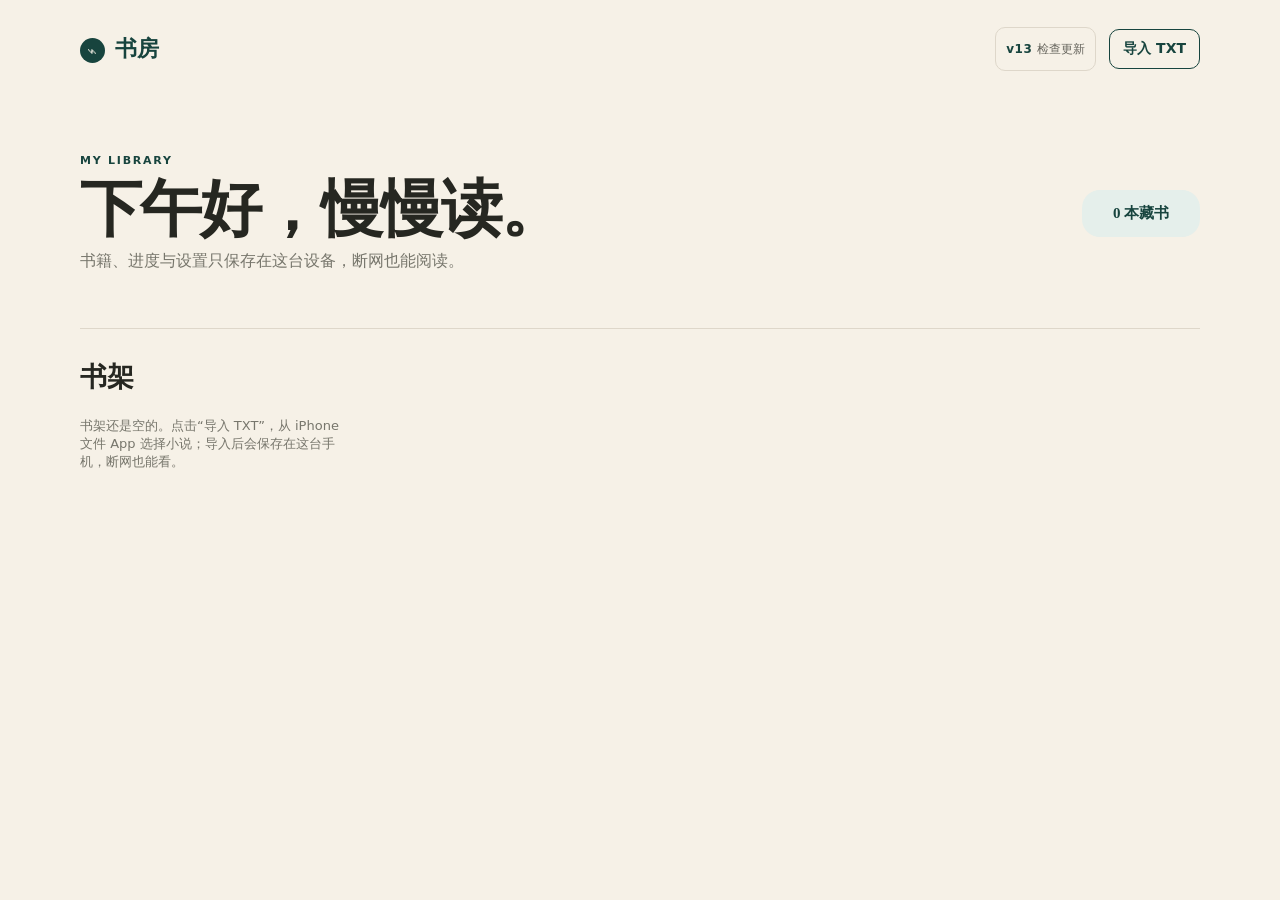
<file: reader/index.html>
<!doctype html>
<html lang="zh-CN">
  <head>
    <meta charset="UTF-8" />
    <meta name="viewport" content="width=device-width, initial-scale=1.0, viewport-fit=cover" />
    <meta name="theme-color" content="#f6f1e7" />
    <meta name="mobile-web-app-capable" content="yes" />
    <meta name="apple-mobile-web-app-capable" content="yes" />
    <meta name="apple-mobile-web-app-status-bar-style" content="black-translucent" />
    <meta name="apple-mobile-web-app-title" content="书房" />
    <link rel="manifest" href="./manifest.webmanifest?v=2" />
    <link rel="icon" href="./apple-touch-icon-v9.png" sizes="180x180" type="image/png" />
    <link rel="apple-touch-icon" href="./apple-touch-icon-v9.png" sizes="180x180" />
    <link rel="apple-touch-icon-precomposed" href="./apple-touch-icon-v9.png" />
    <title>书房</title>
    <link rel="stylesheet" href="./styles.css?v=9" />
  </head>
  <body>
    <main id="app-view" class="app-view">
      <section id="shelf-view" class="shelf-view">
        <header class="shelf-header">
          <div class="wordmark"><span class="tiny-mark">⌁</span> 书房</div>
          <div class="shelf-actions">
            <button id="check-update" class="update-button" type="button" aria-label="当前版本 v13，检查更新"><strong id="app-version">v13</strong><span id="update-action">检查更新</span></button>
            <label class="import-button" for="book-import">导入 TXT<input id="book-import" type="file" accept=".txt,text/plain" /></label>
          </div>
        </header>
        <section class="shelf-hero">
          <div>
            <p class="eyebrow">MY LIBRARY</p>
            <h2>下午好，慢慢读。</h2>
            <p>书籍、进度与设置只保存在这台设备，断网也能阅读。</p>
          </div>
          <div id="library-count" class="library-count" aria-label="书籍数量"></div>
        </section>
        <section class="library-section" aria-labelledby="library-title">
          <div class="section-heading"><h3 id="library-title">书架</h3><span id="import-message" class="import-message" role="status"></span></div>
          <div id="book-list" class="book-list"></div>
        </section>
      </section>

      <section id="reader-view" class="reader-view hidden" aria-live="polite">
        <div class="status-bar-surface" aria-hidden="true"></div>
        <header class="reader-header">
          <button id="back-to-shelf" class="icon-button" aria-label="返回书架">←</button>
          <div class="reader-heading"><strong id="reader-book-title"></strong><span id="reader-chapter-title"></span></div>
          <span class="reader-header-spacer" aria-hidden="true"></span>
        </header>
        <aside id="toc-panel" class="toc-panel hidden" aria-label="目录">
          <div class="panel-heading"><strong>目录</strong><button id="close-toc" class="text-button">关闭</button></div>
          <div id="toc-list" class="toc-list"></div>
        </aside>
        <article id="reading-page" class="reading-page" tabindex="0" aria-label="阅读正文">
          <p id="page-text"></p>
        </article>
        <footer class="reader-footer">
          <div class="reader-reading-status" aria-live="off"><span id="reader-current-time"></span><span id="reader-page-status">本章 0 / 0 页</span></div>
          <div class="reader-footer-controls">
            <div class="chapter-navigation">
              <button id="previous-chapter" class="chapter-control" aria-label="上一章">上一章</button>
              <div class="progress-wrap">
                <input id="chapter-progress" class="chapter-progress" type="range" min="0" max="1" value="0" step="1" aria-label="本章阅读进度" />
                <span id="progress-text">本章 1 / 1 页 · 全书 0%</span>
              </div>
              <button id="next-chapter" class="chapter-control" aria-label="下一章">下一章</button>
            </div>
            <div class="reader-tools">
              <button id="toc-button" class="reader-tool" aria-label="章节选择">
                <svg viewBox="0 0 24 24" aria-hidden="true"><path d="M8 6h12M8 12h12M8 18h12M4 6h.01M4 12h.01M4 18h.01" /></svg>
                <span>章节选择</span>
              </button>
              <button id="settings-button" class="reader-tool" aria-label="阅读设置">
                <svg viewBox="0 0 24 24" aria-hidden="true"><path d="M4 7h6m4 0h6M4 17h10m4 0h2M10 4v6m4 4v6" /></svg>
                <span>设置</span>
              </button>
            </div>
          </div>
        </footer>
        <section id="settings-panel" class="settings-panel hidden" aria-label="阅读设置">
          <div class="sheet-handle"></div>
          <div class="settings-title-row"><h3>阅读设置</h3><button id="close-settings" class="text-button">完成</button></div>
          <p class="setting-label">字体粗细</p>
          <div class="option-row weight-row">
            <button data-weight="300">偏细</button><button data-weight="400" class="selected">标准</button><button data-weight="600">加粗</button>
          </div>
          <p class="setting-label">字号</p>
          <div class="size-control"><button id="decrease-font" aria-label="减小字号">−</button><span id="font-size-label">21</span><button id="increase-font" aria-label="增大字号">＋</button></div>
          <p class="setting-label">行距</p>
          <div class="option-row"><button data-line="1.7">紧凑</button><button data-line="1.95" class="selected">舒展</button><button data-line="2.2">宽松</button></div>
          <p class="setting-label">背景</p>
          <div class="theme-row"><button data-theme="paper" class="theme-dot paper selected" aria-label="纸白"></button><button data-theme="sepia" class="theme-dot sepia" aria-label="暖米色"></button><button data-theme="night" class="theme-dot night" aria-label="夜间"></button></div>
        </section>
      </section>
      <div id="theme-refresh-mask" class="theme-refresh-mask hidden" aria-hidden="true"></div>
    </main>
    <script type="module" src="./app.js?v=13"></script>
  </body>
</html>
</file>
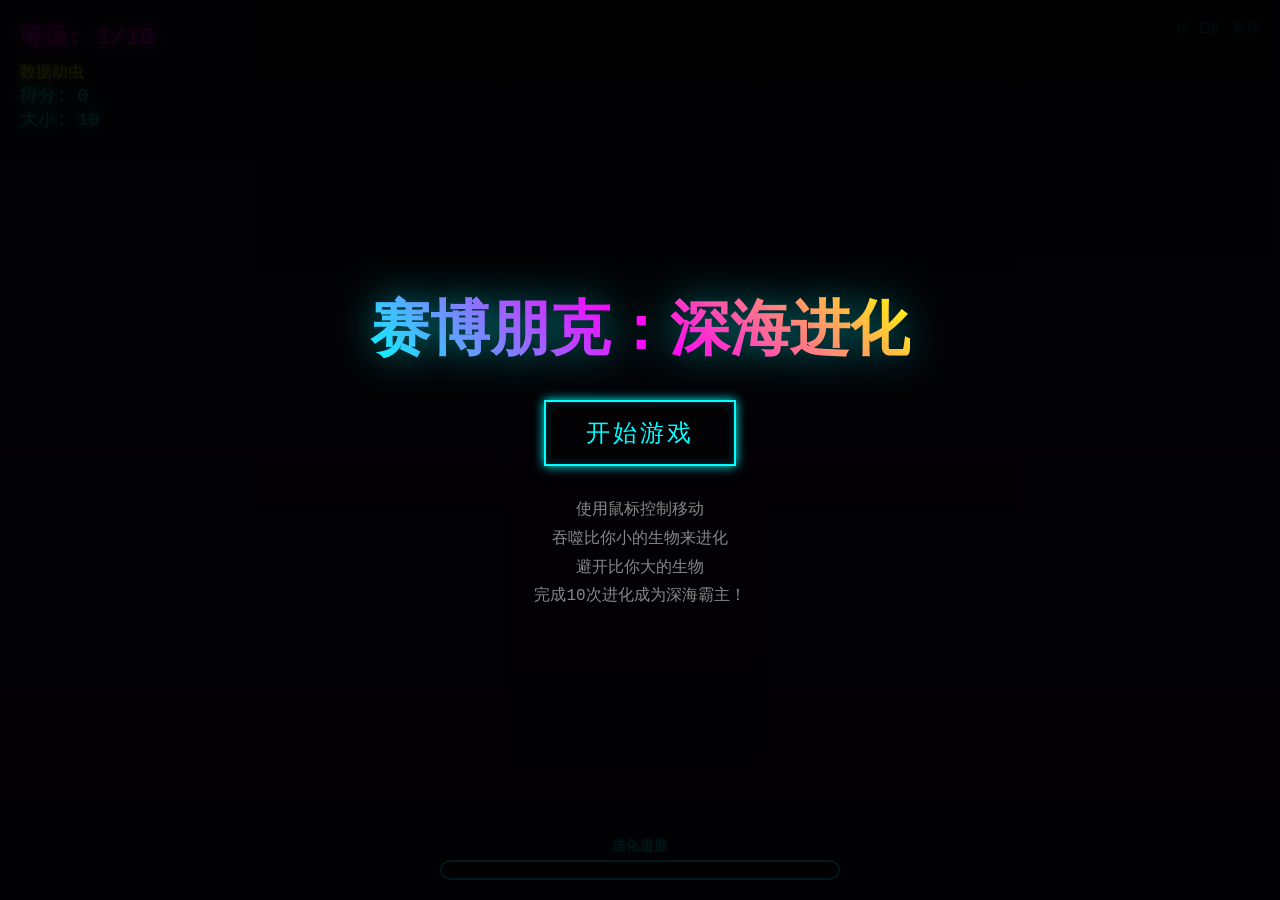
<file: cyber-fish-game.html>
<!DOCTYPE html>
<html lang="zh-CN">
<head>
    <meta charset="UTF-8">
    <meta name="viewport" content="width=device-width, initial-scale=1.0">
    <title>赛博朋克：深海进化</title>
    <style>
        * {
            margin: 0;
            padding: 0;
            box-sizing: border-box;
        }

        body {
            background: #000;
            overflow: hidden;
            font-family: 'Courier New', monospace;
        }

        #gameCanvas {
            display: block;
            background: linear-gradient(180deg, #0a0a1a 0%, #1a0a2e 50%, #0d0221 100%);
        }

        #ui {
            position: fixed;
            top: 20px;
            left: 20px;
            color: #00ffff;
            font-size: 18px;
            text-shadow: 0 0 10px #00ffff, 0 0 20px #00ffff;
            z-index: 100;
        }

        #ui .level {
            color: #ff00ff;
            text-shadow: 0 0 10px #ff00ff, 0 0 20px #ff00ff;
            font-size: 24px;
            margin-bottom: 10px;
        }

        #ui .monster-name {
            color: #ffff00;
            text-shadow: 0 0 10px #ffff00;
            font-size: 16px;
        }

        #startScreen, #gameOverScreen {
            position: fixed;
            top: 0;
            left: 0;
            width: 100%;
            height: 100%;
            background: rgba(0, 0, 0, 0.9);
            display: flex;
            flex-direction: column;
            justify-content: center;
            align-items: center;
            z-index: 200;
        }

        #gameOverScreen {
            display: none;
        }

        h1 {
            font-size: 60px;
            background: linear-gradient(45deg, #00ffff, #ff00ff, #ffff00);
            -webkit-background-clip: text;
            -webkit-text-fill-color: transparent;
            background-clip: text;
            text-shadow: none;
            filter: drop-shadow(0 0 20px rgba(0, 255, 255, 0.5));
            margin-bottom: 30px;
            animation: glitch 2s infinite;
        }

        @keyframes glitch {
            0%, 100% { transform: translate(0); }
            20% { transform: translate(-2px, 2px); }
            40% { transform: translate(-2px, -2px); }
            60% { transform: translate(2px, 2px); }
            80% { transform: translate(2px, -2px); }
        }

        .btn {
            padding: 15px 40px;
            font-size: 24px;
            background: transparent;
            border: 2px solid #00ffff;
            color: #00ffff;
            cursor: pointer;
            font-family: 'Courier New', monospace;
            text-transform: uppercase;
            letter-spacing: 3px;
            transition: all 0.3s;
            box-shadow: 0 0 10px #00ffff, inset 0 0 10px rgba(0, 255, 255, 0.2);
        }

        .btn:hover {
            background: #00ffff;
            color: #000;
            box-shadow: 0 0 30px #00ffff, inset 0 0 20px rgba(0, 255, 255, 0.5);
        }

        .instructions {
            color: #888;
            margin-top: 30px;
            text-align: center;
            line-height: 1.8;
        }

        .evolution-bar {
            position: fixed;
            bottom: 20px;
            left: 50%;
            transform: translateX(-50%);
            width: 400px;
            height: 20px;
            background: rgba(0, 0, 0, 0.7);
            border: 2px solid #00ffff;
            border-radius: 10px;
            overflow: hidden;
        }

        .evolution-fill {
            height: 100%;
            background: linear-gradient(90deg, #00ffff, #ff00ff);
            width: 0%;
            transition: width 0.3s;
            box-shadow: 0 0 10px #00ffff;
        }

        .evolution-text {
            position: fixed;
            bottom: 45px;
            left: 50%;
            transform: translateX(-50%);
            color: #00ffff;
            font-size: 14px;
            text-shadow: 0 0 5px #00ffff;
        }

        /* 暂停菜单 */
        #pauseScreen {
            position: fixed;
            top: 0;
            left: 0;
            width: 100%;
            height: 100%;
            background: rgba(0, 0, 0, 0.85);
            display: none;
            flex-direction: column;
            justify-content: center;
            align-items: center;
            z-index: 150;
            backdrop-filter: blur(10px);
        }

        #pauseScreen h2 {
            font-size: 48px;
            color: #ffff00;
            text-shadow: 0 0 20px #ffff00, 0 0 40px #ffff00;
            margin-bottom: 40px;
            animation: pulse 1.5s infinite;
        }

        @keyframes pulse {
            0%, 100% { opacity: 1; }
            50% { opacity: 0.7; }
        }

        .pause-buttons {
            display: flex;
            flex-direction: column;
            gap: 20px;
            align-items: center;
        }

        .pause-btn {
            padding: 15px 50px;
            font-size: 20px;
            background: transparent;
            border: 2px solid #00ffff;
            color: #00ffff;
            cursor: pointer;
            font-family: 'Courier New', monospace;
            text-transform: uppercase;
            letter-spacing: 3px;
            transition: all 0.3s;
            box-shadow: 0 0 10px #00ffff, inset 0 0 10px rgba(0, 255, 255, 0.2);
            min-width: 250px;
        }

        .pause-btn:hover {
            background: #00ffff;
            color: #000;
            box-shadow: 0 0 30px #00ffff, inset 0 0 20px rgba(0, 255, 255, 0.5);
        }

        .pause-btn.exit {
            border-color: #ff006e;
            color: #ff006e;
            box-shadow: 0 0 10px #ff006e, inset 0 0 10px rgba(255, 0, 110, 0.2);
        }

        .pause-btn.exit:hover {
            background: #ff006e;
            color: #fff;
            box-shadow: 0 0 30px #ff006e, inset 0 0 20px rgba(255, 0, 110, 0.5);
        }

        /* 暂停提示 */
        .pause-hint {
            position: fixed;
            top: 20px;
            right: 20px;
            color: rgba(0, 255, 255, 0.5);
            font-size: 14px;
            font-family: 'Courier New', monospace;
            z-index: 100;
        }
    </style>
</head>
<body>
    <canvas id="gameCanvas"></canvas>
    
    <div id="ui">
        <div class="level">等级: <span id="level">1</span>/10</div>
        <div class="monster-name" id="monsterName">数据幼虫</div>
        <div>得分: <span id="score">0</span></div>
        <div>大小: <span id="size">10</span></div>
    </div>

    <div class="evolution-text">进化进度</div>
    <div class="evolution-bar">
        <div class="evolution-fill" id="evolutionFill"></div>
    </div>

    <div id="startScreen">
        <h1>赛博朋克：深海进化</h1>
        <button class="btn" onclick="startGame()">开始游戏</button>
        <div class="instructions">
            <p>使用鼠标控制移动</p>
            <p>吞噬比你小的生物来进化</p>
            <p>避开比你大的生物</p>
            <p>完成10次进化成为深海霸主！</p>
        </div>
    </div>

    <div id="gameOverScreen">
        <h1>游戏结束</h1>
        <div style="color: #00ffff; font-size: 24px; margin-bottom: 20px;">
            最终得分: <span id="finalScore">0</span>
        </div>
        <div style="color: #ff00ff; font-size: 20px; margin-bottom: 30px;">
            达到等级: <span id="finalLevel">1</span>
        </div>
        <button class="btn" onclick="restartGame()">重新开始</button>
    </div>

    <!-- 暂停菜单 -->
    <div id="pauseScreen">
        <h2>⏸️ 游戏暂停</h2>
        <div class="pause-buttons">
            <button class="pause-btn" onclick="resumeGame()">继续游戏</button>
            <button class="pause-btn" onclick="restartGame()">重新开始</button>
            <button class="pause-btn exit" onclick="exitGame()">退出游戏</button>
        </div>
    </div>

    <!-- 暂停提示 -->
    <div class="pause-hint">按 ESC 暂停</div>

    <script>
        const canvas = document.getElementById('gameCanvas');
        const ctx = canvas.getContext('2d');
        
        canvas.width = window.innerWidth;
        canvas.height = window.innerHeight;

        // 游戏状态
        let gameRunning = false;
        let score = 0;
        let mouseX = canvas.width / 2;
        let mouseY = canvas.height / 2;

        // 怪兽设计数据 - 10种形态
        const monsterTypes = [
            {
                name: "数据幼虫",
                level: 1,
                size: 15,
                color: "#00ff88",
                glow: "#00ff88",
                segments: 5,
                speed: 3,
                bodyShape: "worm",
                description: "刚诞生的数字生命体"
            },
            {
                name: "脉冲鱼",
                level: 2,
                size: 22,
                color: "#00ffff",
                glow: "#00ffff",
                segments: 7,
                speed: 3.2,
                bodyShape: "fish",
                description: "能发出电磁脉冲"
            },
            {
                name: "霓虹鳐",
                level: 3,
                size: 30,
                color: "#ff00ff",
                glow: "#ff00ff",
                segments: 9,
                speed: 3.4,
                bodyShape: "ray",
                description: "在深海中闪烁着霓虹光芒"
            },
            {
                name: "量子鲨",
                level: 4,
                size: 40,
                color: "#ff4444",
                glow: "#ff4444",
                segments: 11,
                speed: 3.6,
                bodyShape: "shark",
                description: "能在量子态间穿梭"
            },
            {
                name: "赛博章鱼",
                level: 5,
                size: 52,
                color: "#aa00ff",
                glow: "#aa00ff",
                segments: 8,
                speed: 3.3,
                bodyShape: "octopus",
                description: "拥有机械触手的智能生物"
            },
            {
                name: "等离子龙",
                level: 6,
                size: 65,
                color: "#ff8800",
                glow: "#ff8800",
                segments: 13,
                speed: 3.5,
                bodyShape: "dragon",
                description: "体内流淌着等离子能量"
            },
            {
                name: "虚空鳐鱼",
                level: 7,
                size: 80,
                color: "#4400ff",
                glow: "#4400ff",
                segments: 15,
                speed: 3.4,
                bodyShape: "voidray",
                description: "来自虚空的神秘生物"
            },
            {
                name: "机械利维坦",
                level: 8,
                size: 95,
                color: "#ff0044",
                glow: "#ff0044",
                segments: 17,
                speed: 3.2,
                bodyShape: "leviathan",
                description: "半机械半生物的巨兽"
            },
            {
                name: "神经网络巨兽",
                level: 9,
                size: 115,
                color: "#00ffaa",
                glow: "#00ffaa",
                segments: 20,
                speed: 3.0,
                bodyShape: "neural",
                description: "拥有分布式神经网络"
            },
            {
                name: "赛博海神",
                level: 10,
                size: 140,
                color: "#ffff00",
                glow: "#ffff00",
                segments: 25,
                speed: 2.8,
                bodyShape: "god",
                description: "深海的终极统治者"
            }
        ];

        // 玩家对象
        class Player {
            constructor() {
                this.x = canvas.width / 2;
                this.y = canvas.height / 2;
                this.level = 1;
                this.exp = 0;
                this.expToNext = 5;
                this.angle = 0;
                this.bodySegments = [];
                this.tailAngle = 0;
                this.attackCooldown = 0;
                this.evolving = false;
                this.evolutionTimer = 0;
                this.particles = [];
                
                // 初始化身体段
                this.initBody();
            }

            initBody() {
                const type = monsterTypes[this.level - 1];
                this.bodySegments = [];
                for (let i = 0; i < type.segments; i++) {
                    this.bodySegments.push({
                        x: this.x - i * type.size * 0.3,
                        y: this.y,
                        angle: 0
                    });
                }
            }

            update() {
                const type = monsterTypes[this.level - 1];
                
                // 计算朝向鼠标的角度
                const dx = mouseX - this.x;
                const dy = mouseY - this.y;
                const targetAngle = Math.atan2(dy, dx);
                
                // 平滑转向
                let angleDiff = targetAngle - this.angle;
                while (angleDiff > Math.PI) angleDiff -= Math.PI * 2;
                while (angleDiff < -Math.PI) angleDiff += Math.PI * 2;
                this.angle += angleDiff * 0.1;

                // 移动
                const dist = Math.sqrt(dx * dx + dy * dy);
                if (dist > 5) {
                    this.x += Math.cos(this.angle) * type.speed;
                    this.y += Math.sin(this.angle) * type.speed;
                }

                // 边界限制
                this.x = Math.max(type.size, Math.min(canvas.width - type.size, this.x));
                this.y = Math.max(type.size, Math.min(canvas.height - type.size, this.y));

                // 更新身体段（跟随效果）
                this.updateBodySegments();

                // 尾巴摆动
                this.tailAngle += 0.2;

                // 进化特效
                if (this.evolving) {
                    this.evolutionTimer--;
                    this.createEvolutionParticles();
                    if (this.evolutionTimer <= 0) {
                        this.evolving = false;
                    }
                }

                // 更新粒子
                this.updateParticles();

                // 攻击冷却
                if (this.attackCooldown > 0) this.attackCooldown--;
            }

            updateBodySegments() {
                const type = monsterTypes[this.level - 1];
                
                // 头部跟随鼠标
                this.bodySegments[0].x = this.x;
                this.bodySegments[0].y = this.y;
                this.bodySegments[0].angle = this.angle;

                // 身体段跟随前一段
                for (let i = 1; i < this.bodySegments.length; i++) {
                    const prev = this.bodySegments[i - 1];
                    const curr = this.bodySegments[i];
                    
                    const dx = prev.x - curr.x;
                    const dy = prev.y - curr.y;
                    const dist = Math.sqrt(dx * dx + dy * dy);
                    const targetDist = type.size * 0.35;
                    
                    if (dist > 0) {
                        const t = (dist - targetDist) / dist;
                        curr.x += dx * t * 0.3;
                        curr.y += dy * t * 0.3;
                        curr.angle = Math.atan2(dy, dx);
                    }
                }
            }

            createEvolutionParticles() {
                const type = monsterTypes[this.level - 1];
                for (let i = 0; i < 5; i++) {
                    this.particles.push({
                        x: this.x + (Math.random() - 0.5) * type.size * 3,
                        y: this.y + (Math.random() - 0.5) * type.size * 3,
                        vx: (Math.random() - 0.5) * 10,
                        vy: (Math.random() - 0.5) * 10,
                        life: 30,
                        color: type.glow,
                        size: Math.random() * 5 + 2
                    });
                }
            }

            updateParticles() {
                for (let i = this.particles.length - 1; i >= 0; i--) {
                    const p = this.particles[i];
                    p.x += p.vx;
                    p.y += p.vy;
                    p.life--;
                    p.size *= 0.95;
                    
                    if (p.life <= 0) {
                        this.particles.splice(i, 1);
                    }
                }
            }

            draw() {
                const type = monsterTypes[this.level - 1];
                
                // 绘制粒子
                this.particles.forEach(p => {
                    ctx.save();
                    ctx.globalAlpha = p.life / 30;
                    ctx.fillStyle = p.color;
                    ctx.shadowBlur = 10;
                    ctx.shadowColor = p.color;
                    ctx.beginPath();
                    ctx.arc(p.x, p.y, p.size, 0, Math.PI * 2);
                    ctx.fill();
                    ctx.restore();
                });

                // 绘制身体段（从尾部开始，这样头部会在最上层）
                for (let i = this.bodySegments.length - 1; i >= 0; i--) {
                    this.drawBodySegment(i, type);
                }

                // 绘制进化光环
                if (this.evolving) {
                    ctx.save();
                    ctx.strokeStyle = type.glow;
                    ctx.lineWidth = 3;
                    ctx.shadowBlur = 30;
                    ctx.shadowColor = type.glow;
                    ctx.globalAlpha = 0.5 + Math.sin(this.evolutionTimer * 0.3) * 0.3;
                    ctx.beginPath();
                    ctx.arc(this.x, this.y, type.size * 2 + Math.sin(this.evolutionTimer * 0.2) * 10, 0, Math.PI * 2);
                    ctx.stroke();
                    ctx.restore();
                }
            }

            drawBodySegment(index, type) {
                const segment = this.bodySegments[index];
                const progress = index / (this.bodySegments.length - 1);
                const size = type.size * (1 - progress * 0.6);
                
                ctx.save();
                ctx.translate(segment.x, segment.y);
                ctx.rotate(segment.angle);
                
                // 发光效果
                ctx.shadowBlur = 20;
                ctx.shadowColor = type.glow;
                
                // 根据形态绘制不同的身体
                switch (type.bodyShape) {
                    case "worm":
                        this.drawWormSegment(size, progress, type);
                        break;
                    case "fish":
                        this.drawFishSegment(size, progress, type, index);
                        break;
                    case "ray":
                        this.drawRaySegment(size, progress, type, index);
                        break;
                    case "shark":
                        this.drawSharkSegment(size, progress, type, index);
                        break;
                    case "octopus":
                        this.drawOctopusSegment(size, progress, type, index);
                        break;
                    case "dragon":
                        this.drawDragonSegment(size, progress, type, index);
                        break;
                    case "voidray":
                        this.drawVoidRaySegment(size, progress, type, index);
                        break;
                    case "leviathan":
                        this.drawLeviathanSegment(size, progress, type, index);
                        break;
                    case "neural":
                        this.drawNeuralSegment(size, progress, type, index);
                        break;
                    case "god":
                        this.drawGodSegment(size, progress, type, index);
                        break;
                }
                
                ctx.restore();
            }

            drawWormSegment(size, progress, type) {
                // 数据幼虫 - 简单的线条虫子
                ctx.strokeStyle = type.color;
                ctx.lineWidth = size * 0.4;
                ctx.lineCap = 'round';
                
                // 身体波浪效果
                const wave = Math.sin(this.tailAngle + progress * 3) * 5;
                
                ctx.beginPath();
                ctx.moveTo(-size * 0.5, wave);
                ctx.lineTo(size * 0.5, -wave);
                ctx.stroke();
                
                // 节点
                ctx.fillStyle = type.color;
                ctx.beginPath();
                ctx.arc(0, 0, size * 0.3, 0, Math.PI * 2);
                ctx.fill();
                
                // 头部眼睛
                if (progress === 0) {
                    ctx.fillStyle = '#fff';
                    ctx.beginPath();
                    ctx.arc(size * 0.3, -size * 0.2, size * 0.15, 0, Math.PI * 2);
                    ctx.arc(size * 0.3, size * 0.2, size * 0.15, 0, Math.PI * 2);
                    ctx.fill();
                }
            }

            drawFishSegment(size, progress, type, index) {
                // 脉冲鱼
                const wave = Math.sin(this.tailAngle + progress * 4) * 3;
                
                if (index === 0) {
                    // 头部
                    ctx.fillStyle = type.color;
                    ctx.beginPath();
                    ctx.ellipse(0, 0, size, size * 0.7, 0, 0, Math.PI * 2);
                    ctx.fill();
                    
                    // 眼睛
                    ctx.fillStyle = '#fff';
                    ctx.beginPath();
                    ctx.arc(size * 0.5, -size * 0.3, size * 0.2, 0, Math.PI * 2);
                    ctx.arc(size * 0.5, size * 0.3, size * 0.2, 0, Math.PI * 2);
                    ctx.fill();
                    
                    // 脉冲环
                    ctx.strokeStyle = type.glow;
                    ctx.lineWidth = 2;
                    ctx.globalAlpha = 0.5 + Math.sin(this.tailAngle * 2) * 0.3;
                    ctx.beginPath();
                    ctx.arc(0, 0, size * 1.3, 0, Math.PI * 2);
                    ctx.stroke();
                } else {
                    // 身体
                    ctx.strokeStyle = type.color;
                    ctx.lineWidth = size * 0.5;
                    ctx.lineCap = 'round';
                    ctx.globalAlpha = 1 - progress * 0.5;
                    
                    ctx.beginPath();
                    ctx.moveTo(-size * 0.6, wave);
                    ctx.lineTo(size * 0.6, -wave);
                    ctx.stroke();
                    
                    // 尾鳍
                    if (progress > 0.8) {
                        ctx.fillStyle = type.color;
                        ctx.beginPath();
                        ctx.moveTo(0, 0);
                        ctx.lineTo(-size, -size * 0.8);
                        ctx.lineTo(-size, size * 0.8);
                        ctx.closePath();
                        ctx.fill();
                    }
                }
            }

            drawRaySegment(size, progress, type, index) {
                // 霓虹鳐
                const wave = Math.sin(this.tailAngle + progress * 3) * 5;
                
                if (index === 0) {
                    // 菱形身体
                    ctx.fillStyle = type.color;
                    ctx.beginPath();
                    ctx.moveTo(size, 0);
                    ctx.lineTo(0, -size * 0.8);
                    ctx.lineTo(-size * 0.5, 0);
                    ctx.lineTo(0, size * 0.8);
                    ctx.closePath();
                    ctx.fill();
                    
                    // 霓虹条纹
                    ctx.strokeStyle = '#fff';
                    ctx.lineWidth = 2;
                    ctx.beginPath();
                    ctx.moveTo(size * 0.3, -size * 0.4);
                    ctx.lineTo(size * 0.3, size * 0.4);
                    ctx.stroke();
                    
                    // 眼睛
                    ctx.fillStyle = '#ff00ff';
                    ctx.beginPath();
                    ctx.arc(size * 0.3, -size * 0.2, size * 0.12, 0, Math.PI * 2);
                    ctx.arc(size * 0.3, size * 0.2, size * 0.12, 0, Math.PI * 2);
                    ctx.fill();
                } else {
                    // 尾巴
                    ctx.strokeStyle = type.color;
                    ctx.lineWidth = size * 0.3 * (1 - progress);
                    ctx.beginPath();
                    ctx.moveTo(-size * 0.5, wave);
                    ctx.quadraticCurveTo(0, -wave, size * 0.5, wave * 0.5);
                    ctx.stroke();
                }
            }

            drawSharkSegment(size, progress, type, index) {
                // 量子鲨
                const wave = Math.sin(this.tailAngle + progress * 2) * 4;
                
                if (index === 0) {
                    // 鲨鱼头部
                    ctx.fillStyle = type.color;
                    ctx.beginPath();
                    ctx.moveTo(size * 1.2, 0);
                    ctx.lineTo(-size * 0.3, -size * 0.6);
                    ctx.lineTo(-size * 0.5, 0);
                    ctx.lineTo(-size * 0.3, size * 0.6);
                    ctx.closePath();
                    ctx.fill();
                    
                    // 背鳍
                    ctx.beginPath();
                    ctx.moveTo(-size * 0.2, -size * 0.4);
                    ctx.lineTo(-size * 0.5, -size * 1.2);
                    ctx.lineTo(size * 0.2, -size * 0.4);
                    ctx.closePath();
                    ctx.fill();
                    
                    // 眼睛
                    ctx.fillStyle = '#ff0000';
                    ctx.beginPath();
                    ctx.arc(size * 0.4, -size * 0.25, size * 0.15, 0, Math.PI * 2);
                    ctx.arc(size * 0.4, size * 0.25, size * 0.15, 0, Math.PI * 2);
                    ctx.fill();
                    
                    // 量子特效
                    ctx.strokeStyle = type.glow;
                    ctx.lineWidth = 1;
                    ctx.globalAlpha = 0.3;
                    for (let i = 0; i < 3; i++) {
                        ctx.beginPath();
                        ctx.arc(0, 0, size * (1 + i * 0.3), 
                            this.tailAngle + i, this.tailAngle + i + 1);
                        ctx.stroke();
                    }
                } else {
                    // 身体
                    ctx.fillStyle = type.color;
                    ctx.globalAlpha = 1 - progress * 0.4;
                    const segSize = size * (1 - progress * 0.5);
                    
                    ctx.beginPath();
                    ctx.ellipse(0, wave, segSize, segSize * 0.5, 0, 0, Math.PI * 2);
                    ctx.fill();
                    
                    // 尾鳍
                    if (progress > 0.8) {
                        ctx.beginPath();
                        ctx.moveTo(0, wave);
                        ctx.lineTo(-segSize, -segSize + wave);
                        ctx.lineTo(-segSize * 0.5, wave);
                        ctx.lineTo(-segSize, segSize + wave);
                        ctx.closePath();
                        ctx.fill();
                    }
                }
            }

            drawOctopusSegment(size, progress, type, index) {
                // 赛博章鱼
                if (index === 0) {
                    // 头部
                    ctx.fillStyle = type.color;
                    ctx.beginPath();
                    ctx.arc(0, 0, size, 0, Math.PI * 2);
                    ctx.fill();
                    
                    // 机械纹理
                    ctx.strokeStyle = '#000';
                    ctx.lineWidth = 2;
                    ctx.beginPath();
                    ctx.arc(0, 0, size * 0.7, 0, Math.PI * 2);
                    ctx.stroke();
                    
                    // 发光核心
                    ctx.fillStyle = type.glow;
                    ctx.beginPath();
                    ctx.arc(0, 0, size * 0.4, 0, Math.PI * 2);
                    ctx.fill();
                    
                    // 眼睛
                    ctx.fillStyle = '#fff';
                    ctx.beginPath();
                    ctx.arc(-size * 0.3, -size * 0.3, size * 0.15, 0, Math.PI * 2);
                    ctx.arc(-size * 0.3, size * 0.3, size * 0.15, 0, Math.PI * 2);
                    ctx.fill();
                } else {
                    // 触手
                    const tentacleIndex = (index - 1) % 8;
                    const angle = (tentacleIndex / 8) * Math.PI * 2 + this.tailAngle * 0.5;
                    const wave = Math.sin(this.tailAngle + tentacleIndex) * 10;
                    
                    ctx.strokeStyle = type.color;
                    ctx.lineWidth = size * 0.2 * (1 - progress);
                    ctx.lineCap = 'round';
                    
                    const tx = Math.cos(angle) * size * 0.8;
                    const ty = Math.sin(angle) * size * 0.8;
                    
                    ctx.beginPath();
                    ctx.moveTo(0, 0);
                    ctx.quadraticCurveTo(
                        tx * 0.5 + wave, 
                        ty * 0.5 + wave,
                        tx, ty
                    );
                    ctx.stroke();
                }
            }

            drawDragonSegment(size, progress, type, index) {
                // 等离子龙
                const wave = Math.sin(this.tailAngle + progress * 2) * 6;
                
                if (index === 0) {
                    // 龙头
                    ctx.fillStyle = type.color;
                    ctx.beginPath();
                    ctx.moveTo(size, 0);
                    ctx.lineTo(-size * 0.5, -size * 0.5);
                    ctx.lineTo(-size * 0.3, 0);
                    ctx.lineTo(-size * 0.5, size * 0.5);
                    ctx.closePath();
                    ctx.fill();
                    
                    // 龙角
                    ctx.beginPath();
                    ctx.moveTo(size * 0.2, -size * 0.3);
                    ctx.lineTo(size * 0.5, -size * 1.2);
                    ctx.lineTo(size * 0.4, -size * 0.2);
                    ctx.closePath();
                    ctx.fill();
                    
                    ctx.beginPath();
                    ctx.moveTo(size * 0.2, size * 0.3);
                    ctx.lineTo(size * 0.5, size * 1.2);
                    ctx.lineTo(size * 0.4, size * 0.2);
                    ctx.closePath();
                    ctx.fill();
                    
                    // 等离子火焰
                    ctx.fillStyle = '#ffff00';
                    ctx.globalAlpha = 0.5 + Math.sin(this.tailAngle * 3) * 0.3;
                    for (let i = 0; i < 5; i++) {
                        const fx = -size * 0.8 - i * size * 0.3;
                        const fy = (Math.random() - 0.5) * size * 0.5;
                        ctx.beginPath();
                        ctx.arc(fx, fy, size * 0.2, 0, Math.PI * 2);
                        ctx.fill();
                    }
                    
                    // 眼睛
                    ctx.fillStyle = '#ffff00';
                    ctx.globalAlpha = 1;
                    ctx.beginPath();
                    ctx.arc(size * 0.3, -size * 0.2, size * 0.12, 0, Math.PI * 2);
                    ctx.arc(size * 0.3, size * 0.2, size * 0.12, 0, Math.PI * 2);
                    ctx.fill();
                } else {
                    // 龙身
                    ctx.strokeStyle = type.color;
                    ctx.lineWidth = size * 0.4 * (1 - progress * 0.5);
                    ctx.lineCap = 'round';
                    
                    ctx.beginPath();
                    ctx.moveTo(-size * 0.5, wave);
                    ctx.lineTo(size * 0.5, -wave * 0.5);
                    ctx.stroke();
                    
                    // 龙鳞
                    ctx.fillStyle = type.glow;
                    ctx.globalAlpha = 0.6;
                    ctx.beginPath();
                    ctx.arc(0, 0, size * 0.2 * (1 - progress), 0, Math.PI * 2);
                    ctx.fill();
                }
            }

            drawVoidRaySegment(size, progress, type, index) {
                // 虚空鳐鱼
                const wave = Math.sin(this.tailAngle + progress * 2) * 8;
                
                if (index === 0) {
                    // 虚空身体
                    ctx.fillStyle = type.color;
                    ctx.globalAlpha = 0.8;
                    
                    // 主身体
                    ctx.beginPath();
                    ctx.moveTo(size, 0);
                    ctx.lineTo(0, -size * 0.8);
                    ctx.lineTo(-size * 0.8, 0);
                    ctx.lineTo(0, size * 0.8);
                    ctx.closePath();
                    ctx.fill();
                    
                    // 虚空能量
                    ctx.strokeStyle = '#8800ff';
                    ctx.lineWidth = 2;
                    ctx.globalAlpha = 0.4;
                    for (let i = 0; i < 4; i++) {
                        ctx.beginPath();
                        ctx.arc(0, 0, size * (0.5 + i * 0.3), 
                            this.tailAngle + i * 0.5, 
                            this.tailAngle + i * 0.5 + Math.PI);
                        ctx.stroke();
                    }
                    
                    // 虚空之眼
                    ctx.fillStyle = '#000';
                    ctx.globalAlpha = 1;
                    ctx.beginPath();
                    ctx.arc(size * 0.3, 0, size * 0.25, 0, Math.PI * 2);
                    ctx.fill();
                    
                    ctx.fillStyle = '#ff00ff';
                    ctx.beginPath();
                    ctx.arc(size * 0.3, 0, size * 0.1, 0, Math.PI * 2);
                    ctx.fill();
                } else {
                    // 虚空触须
                    ctx.strokeStyle = type.color;
                    ctx.lineWidth = size * 0.15 * (1 - progress);
                    ctx.globalAlpha = 0.6 - progress * 0.3;
                    
                    ctx.beginPath();
                    ctx.moveTo(-size * 0.5, wave);
                    ctx.quadraticCurveTo(0, wave * 2, size * 0.5, wave * 0.5);
                    ctx.stroke();
                }
            }

            drawLeviathanSegment(size, progress, type, index) {
                // 机械利维坦
                const wave = Math.sin(this.tailAngle + progress * 1.5) * 5;
                
                if (index === 0) {
                    // 机械头部
                    ctx.fillStyle = '#444';
                    ctx.beginPath();
                    ctx.moveTo(size * 1.2, 0);
                    ctx.lineTo(-size * 0.3, -size * 0.7);
                    ctx.lineTo(-size * 0.6, 0);
                    ctx.lineTo(-size * 0.3, size * 0.7);
                    ctx.closePath();
                    ctx.fill();
                    
                    // 机械装甲板
                    ctx.strokeStyle = type.color;
                    ctx.lineWidth = 3;
                    ctx.beginPath();
                    ctx.moveTo(size * 0.5, -size * 0.4);
                    ctx.lineTo(size * 0.5, size * 0.4);
                    ctx.moveTo(0, -size * 0.5);
                    ctx.lineTo(0, size * 0.5);
                    ctx.stroke();
                    
                    // 能量核心
                    ctx.fillStyle = type.glow;
                    ctx.beginPath();
                    ctx.arc(size * 0.2, 0, size * 0.25, 0, Math.PI * 2);
                    ctx.fill();
                    
                    // 机械眼
                    ctx.fillStyle = '#ff0000';
                    ctx.beginPath();
                    ctx.arc(size * 0.6, -size * 0.25, size * 0.15, 0, Math.PI * 2);
                    ctx.arc(size * 0.6, size * 0.25, size * 0.15, 0, Math.PI * 2);
                    ctx.fill();
                    
                    // 机械鳍
                    ctx.fillStyle = '#555';
                    ctx.beginPath();
                    ctx.moveTo(-size * 0.2, -size * 0.5);
                    ctx.lineTo(-size * 0.8, -size * 1.3);
                    ctx.lineTo(size * 0.2, -size * 0.5);
                    ctx.closePath();
                    ctx.fill();
                } else {
                    // 机械身体段
                    ctx.fillStyle = '#333';
                    ctx.strokeStyle = type.color;
                    ctx.lineWidth = 2;
                    
                    const segSize = size * (1 - progress * 0.4);
                    
                    // 机械关节
                    ctx.fillRect(-segSize * 0.6, -segSize * 0.3 + wave, segSize * 1.2, segSize * 0.6);
                    ctx.strokeRect(-segSize * 0.6, -segSize * 0.3 + wave, segSize * 1.2, segSize * 0.6);
                    
                    // 能量线
                    ctx.strokeStyle = type.glow;
                    ctx.lineWidth = 1;
                    ctx.beginPath();
                    ctx.moveTo(-segSize * 0.3, wave);
                    ctx.lineTo(segSize * 0.3, wave);
                    ctx.stroke();
                    
                    // 尾鳍
                    if (progress > 0.85) {
                        ctx.fillStyle = '#444';
                        ctx.beginPath();
                        ctx.moveTo(0, wave);
                        ctx.lineTo(-segSize * 1.5, -segSize + wave);
                        ctx.lineTo(-segSize * 0.5, wave);
                        ctx.lineTo(-segSize * 1.5, segSize + wave);
                        ctx.closePath();
                        ctx.fill();
                    }
                }
            }

            drawNeuralSegment(size, progress, type, index) {
                // 神经网络巨兽
                const wave = Math.sin(this.tailAngle + progress * 2) * 6;
                
                if (index === 0) {
                    // 神经网络核心
                    ctx.fillStyle = type.color;
                    ctx.beginPath();
                    ctx.arc(0, 0, size, 0, Math.PI * 2);
                    ctx.fill();
                    
                    // 神经网络连接
                    ctx.strokeStyle = type.glow;
                    ctx.lineWidth = 2;
                    for (let i = 0; i < 8; i++) {
                        const angle = (i / 8) * Math.PI * 2 + this.tailAngle * 0.3;
                        ctx.beginPath();
                        ctx.moveTo(0, 0);
                        ctx.lineTo(Math.cos(angle) * size, Math.sin(angle) * size);
                        ctx.stroke();
                        
                        // 节点
                        ctx.fillStyle = type.glow;
                        ctx.beginPath();
                        ctx.arc(Math.cos(angle) * size * 0.7, Math.sin(angle) * size * 0.7, 
                            size * 0.1, 0, Math.PI * 2);
                        ctx.fill();
                    }
                    
                    // 核心眼
                    ctx.fillStyle = '#fff';
                    ctx.beginPath();
                    ctx.arc(size * 0.4, -size * 0.2, size * 0.15, 0, Math.PI * 2);
                    ctx.arc(size * 0.4, size * 0.2, size * 0.15, 0, Math.PI * 2);
                    ctx.fill();
                    
                    ctx.fillStyle = '#00ffaa';
                    ctx.beginPath();
                    ctx.arc(size * 0.4, -size * 0.2, size * 0.08, 0, Math.PI * 2);
                    ctx.arc(size * 0.4, size * 0.2, size * 0.08, 0, Math.PI * 2);
                    ctx.fill();
                } else {
                    // 神经触须
                    ctx.strokeStyle = type.color;
                    ctx.lineWidth = size * 0.1 * (1 - progress * 0.5);
                    
                    const numTentacles = 6;
                    for (let t = 0; t < numTentacles; t++) {
                        const angle = (t / numTentacles) * Math.PI * 2 + this.tailAngle * 0.2;
                        const tx = Math.cos(angle) * size * 0.5;
                        const ty = Math.sin(angle) * size * 0.5 + wave;
                        
                        ctx.beginPath();
                        ctx.moveTo(0, wave);
                        ctx.quadraticCurveTo(tx * 0.5, ty, tx, ty);
                        ctx.stroke();
                    }
                }
            }

            drawGodSegment(size, progress, type, index) {
                // 赛博海神
                const wave = Math.sin(this.tailAngle + progress * 1.5) * 8;
                
                if (index === 0) {
                    // 神之头部
                    ctx.fillStyle = type.color;
                    ctx.beginPath();
                    ctx.moveTo(size * 1.3, 0);
                    ctx.lineTo(-size * 0.3, -size * 0.8);
                    ctx.lineTo(-size * 0.6, 0);
                    ctx.lineTo(-size * 0.3, size * 0.8);
                    ctx.closePath();
                    ctx.fill();
                    
                    // 神之光环
                    ctx.strokeStyle = type.glow;
                    ctx.lineWidth = 3;
                    for (let i = 0; i < 3; i++) {
                        ctx.globalAlpha = 0.3 + i * 0.2;
                        ctx.beginPath();
                        ctx.arc(0, 0, size * (1.2 + i * 0.4), 0, Math.PI * 2);
                        ctx.stroke();
                    }
                    
                    // 神之眼
                    ctx.fillStyle = '#fff';
                    ctx.globalAlpha = 1;
                    ctx.shadowBlur = 20;
                    ctx.shadowColor = '#ffff00';
                    ctx.beginPath();
                    ctx.arc(size * 0.5, -size * 0.25, size * 0.2, 0, Math.PI * 2);
                    ctx.arc(size * 0.5, size * 0.25, size * 0.2, 0, Math.PI * 2);
                    ctx.fill();
                    
                    // 神之角
                    ctx.fillStyle = type.color;
                    ctx.beginPath();
                    ctx.moveTo(size * 0.3, -size * 0.5);
                    ctx.lineTo(size * 0.8, -size * 1.8);
                    ctx.lineTo(size * 0.6, -size * 0.4);
                    ctx.closePath();
                    ctx.fill();
                    
                    ctx.beginPath();
                    ctx.moveTo(size * 0.3, size * 0.5);
                    ctx.lineTo(size * 0.8, size * 1.8);
                    ctx.lineTo(size * 0.6, size * 0.4);
                    ctx.closePath();
                    ctx.fill();
                } else {
                    // 神之身体
                    ctx.strokeStyle = type.color;
                    ctx.lineWidth = size * 0.35 * (1 - progress * 0.4);
                    ctx.lineCap = 'round';
                    
                    ctx.beginPath();
                    ctx.moveTo(-size * 0.6, wave);
                    ctx.quadraticCurveTo(0, wave * 1.5, size * 0.6, wave * 0.5);
                    ctx.stroke();
                    
                    // 神之鳞片
                    ctx.fillStyle = type.glow;
                    ctx.globalAlpha = 0.5;
                    ctx.beginPath();
                    ctx.arc(0, wave, size * 0.15 * (1 - progress), 0, Math.PI * 2);
                    ctx.fill();
                    
                    // 神之尾鳍
                    if (progress > 0.9) {
                        ctx.fillStyle = type.color;
                        ctx.globalAlpha = 0.8;
                        ctx.beginPath();
                        ctx.moveTo(0, wave);
                        ctx.lineTo(-size * 2, -size * 1.5 + wave);
                        ctx.lineTo(-size, wave);
                        ctx.lineTo(-size * 2, size * 1.5 + wave);
                        ctx.closePath();
                        ctx.fill();
                    }
                }
            }

            gainExp(amount) {
                this.exp += amount;
                score += amount * 10;
                
                if (this.exp >= this.expToNext && this.level < 10) {
                    this.evolve();
                }
                
                this.updateUI();
            }

            evolve() {
                this.level++;
                this.exp = 0;
                this.expToNext = Math.floor(this.expToNext * 1.5);
                this.evolving = true;
                this.evolutionTimer = 60;
                
                // 重新初始化身体
                this.initBody();
                
                // 创建进化特效
                for (let i = 0; i < 50; i++) {
                    this.particles.push({
                        x: this.x,
                        y: this.y,
                        vx: (Math.random() - 0.5) * 15,
                        vy: (Math.random() - 0.5) * 15,
                        life: 60,
                        color: monsterTypes[this.level - 1].glow,
                        size: Math.random() * 8 + 3
                    });
                }
            }

            // 死亡动画
            die() {
                this.dead = true;
                this.deathTimer = 90; // 死亡动画持续90帧（约1.5秒）
                this.deathParticles = [];
                
                const type = monsterTypes[this.level - 1];
                
                // 创建爆炸粒子效果
                for (let i = 0; i < 80; i++) {
                    const angle = (Math.random() * Math.PI * 2);
                    const speed = Math.random() * 8 + 3;
                    this.deathParticles.push({
                        x: this.x,
                        y: this.y,
                        vx: Math.cos(angle) * speed,
                        vy: Math.sin(angle) * speed,
                        life: 60 + Math.random() * 30,
                        maxLife: 60 + Math.random() * 30,
                        color: type.glow,
                        size: Math.random() * 6 + 2,
                        type: 'explosion'
                    });
                }
                
                // 创建身体碎片
                for (let i = 0; i < this.bodySegments.length; i++) {
                    const seg = this.bodySegments[i];
                    this.deathParticles.push({
                        x: seg.x,
                        y: seg.y,
                        vx: (Math.random() - 0.5) * 5,
                        vy: (Math.random() - 0.5) * 5,
                        angle: seg.angle,
                        life: 90,
                        maxLife: 90,
                        color: type.color,
                        size: type.size * (1 - i / this.bodySegments.length) * 0.5,
                        type: 'fragment',
                        rotationSpeed: (Math.random() - 0.5) * 0.2
                    });
                }
                
                // 创建能量流失线条
                for (let i = 0; i < 20; i++) {
                    this.deathParticles.push({
                        x: this.x,
                        y: this.y,
                        vx: (Math.random() - 0.5) * 3,
                        vy: -Math.random() * 5 - 2,
                        life: 40 + Math.random() * 20,
                        maxLife: 40 + Math.random() * 20,
                        color: '#ffffff',
                        size: 2,
                        type: 'energy',
                        trail: []
                    });
                }
            }
            
            updateDeathAnimation() {
                if (!this.dead) return false;
                
                this.deathTimer--;
                
                // 更新死亡粒子
                for (let i = this.deathParticles.length - 1; i >= 0; i--) {
                    const p = this.deathParticles[i];
                    
                    if (p.type === 'fragment') {
                        // 身体碎片旋转飞散
                        p.x += p.vx;
                        p.y += p.vy;
                        p.angle += p.rotationSpeed;
                        p.vx *= 0.98; // 摩擦力
                        p.vy *= 0.98;
                    } else if (p.type === 'energy') {
                        // 能量流失
                        p.x += p.vx;
                        p.y += p.vy;
                        p.trail.push({x: p.x, y: p.y});
                        if (p.trail.length > 10) p.trail.shift();
                    } else {
                        // 爆炸粒子
                        p.x += p.vx;
                        p.y += p.vy;
                        p.vx *= 0.95;
                        p.vy *= 0.95;
                    }
                    
                    p.life--;
                    if (p.life <= 0) {
                        this.deathParticles.splice(i, 1);
                    }
                }
                
                return this.deathTimer > 0 || this.deathParticles.length > 0;
            }
            
            drawDeathAnimation() {
                if (!this.dead) return;
                
                const type = monsterTypes[this.level - 1];
                
                // 绘制死亡粒子
                this.deathParticles.forEach(p => {
                    ctx.save();
                    
                    if (p.type === 'fragment') {
                        // 绘制身体碎片
                        const alpha = p.life / p.maxLife;
                        ctx.globalAlpha = alpha;
                        ctx.translate(p.x, p.y);
                        ctx.rotate(p.angle);
                        
                        ctx.fillStyle = p.color;
                        ctx.shadowBlur = 10;
                        ctx.shadowColor = type.glow;
                        
                        // 绘制碎片形状
                        ctx.beginPath();
                        ctx.moveTo(p.size, 0);
                        ctx.lineTo(-p.size * 0.5, p.size * 0.5);
                        ctx.lineTo(-p.size * 0.5, -p.size * 0.5);
                        ctx.closePath();
                        ctx.fill();
                        
                    } else if (p.type === 'energy') {
                        // 绘制能量流失轨迹
                        const alpha = p.life / p.maxLife;
                        ctx.globalAlpha = alpha * 0.6;
                        ctx.strokeStyle = p.color;
                        ctx.lineWidth = p.size;
                        ctx.lineCap = 'round';
                        
                        if (p.trail.length > 1) {
                            ctx.beginPath();
                            ctx.moveTo(p.trail[0].x, p.trail[0].y);
                            for (let i = 1; i < p.trail.length; i++) {
                                ctx.lineTo(p.trail[i].x, p.trail[i].y);
                            }
                            ctx.stroke();
                        }
                    } else {
                        // 绘制爆炸粒子
                        const alpha = p.life / p.maxLife;
                        ctx.globalAlpha = alpha;
                        ctx.fillStyle = p.color;
                        ctx.shadowBlur = 15;
                        ctx.shadowColor = p.color;
                        
                        ctx.beginPath();
                        ctx.arc(p.x, p.y, p.size * alpha, 0, Math.PI * 2);
                        ctx.fill();
                    }
                    
                    ctx.restore();
                });
                
                // 绘制死亡闪光效果
                if (this.deathTimer > 60) {
                    const flashAlpha = (this.deathTimer - 60) / 30;
                    ctx.save();
                    ctx.globalAlpha = flashAlpha * 0.5;
                    ctx.fillStyle = '#ffffff';
                    ctx.beginPath();
                    ctx.arc(this.x, this.y, type.size * 3 * (1 - flashAlpha), 0, Math.PI * 2);
                    ctx.fill();
                    ctx.restore();
                }
                
                // 绘制冲击波
                if (this.deathTimer > 30) {
                    const waveProgress = 1 - (this.deathTimer - 30) / 60;
                    ctx.save();
                    ctx.strokeStyle = type.glow;
                    ctx.lineWidth = 3 * (1 - waveProgress);
                    ctx.globalAlpha = 1 - waveProgress;
                    ctx.shadowBlur = 20;
                    ctx.shadowColor = type.glow;
                    ctx.beginPath();
                    ctx.arc(this.x, this.y, type.size * (1 + waveProgress * 5), 0, Math.PI * 2);
                    ctx.stroke();
                    ctx.restore();
                }
            }

            updateUI() {
                document.getElementById('level').textContent = this.level;
                document.getElementById('monsterName').textContent = monsterTypes[this.level - 1].name;
                document.getElementById('score').textContent = score;
                document.getElementById('size').textContent = Math.floor(monsterTypes[this.level - 1].size);
                
                const progress = (this.exp / this.expToNext) * 100;
                document.getElementById('evolutionFill').style.width = progress + '%';
            }
        }

        // 敌人类
        class Enemy {
            constructor(playerLevel) {
                // 根据玩家等级生成不同等级的敌人
                const rand = Math.random();
                let level;
                
                if (rand < 0.4) {
                    // 40% 生成比玩家低1级或同级
                    level = Math.max(1, playerLevel - 1 + Math.floor(Math.random() * 2));
                } else if (rand < 0.7) {
                    // 30% 生成比玩家高1级
                    level = Math.min(10, playerLevel + 1);
                } else if (rand < 0.9) {
                    // 20% 生成比玩家低2级或更低
                    level = Math.max(1, playerLevel - 2 - Math.floor(Math.random() * 2));
                } else {
                    // 10% 生成比玩家高2级
                    level = Math.min(10, playerLevel + 2);
                }
                
                this.level = level;
                this.type = monsterTypes[level - 1];
                
                // 随机位置（在屏幕外生成）
                const side = Math.floor(Math.random() * 4);
                switch (side) {
                    case 0: // 上
                        this.x = Math.random() * canvas.width;
                        this.y = -this.type.size * 2;
                        break;
                    case 1: // 右
                        this.x = canvas.width + this.type.size * 2;
                        this.y = Math.random() * canvas.height;
                        break;
                    case 2: // 下
                        this.x = Math.random() * canvas.width;
                        this.y = canvas.height + this.type.size * 2;
                        break;
                    case 3: // 左
                        this.x = -this.type.size * 2;
                        this.y = Math.random() * canvas.height;
                        break;
                }
                
                // 随机移动方向
                this.angle = Math.random() * Math.PI * 2;
                this.speed = this.type.speed * (0.5 + Math.random() * 0.5);
                this.turnSpeed = 0.02 + Math.random() * 0.03;
                
                // 身体动画
                this.tailAngle = Math.random() * Math.PI * 2;
                this.bodyOffset = Math.random() * 100;
            }

            update() {
                // 移动
                this.x += Math.cos(this.angle) * this.speed;
                this.y += Math.sin(this.angle) * this.speed;
                
                // 随机转向
                this.angle += (Math.random() - 0.5) * this.turnSpeed;
                
                // 尾巴动画
                this.tailAngle += 0.15;
                
                // 边界检查 - 如果完全离开屏幕则标记为可删除
                this.offScreen = this.x < -this.type.size * 3 || 
                                this.x > canvas.width + this.type.size * 3 ||
                                this.y < -this.type.size * 3 || 
                                this.y > canvas.height + this.type.size * 3;
            }

            draw() {
                ctx.save();
                ctx.translate(this.x, this.y);
                ctx.rotate(this.angle);
                
                ctx.shadowBlur = 15;
                ctx.shadowColor = this.type.glow;
                
                // 简化的敌人绘制
                this.drawSimpleBody();
                
                ctx.restore();
            }

            drawSimpleBody() {
                const size = this.type.size;
                const wave = Math.sin(this.tailAngle) * 3;
                
                // 身体
                ctx.fillStyle = this.type.color;
                ctx.beginPath();
                ctx.ellipse(0, 0, size, size * 0.6, 0, 0, Math.PI * 2);
                ctx.fill();
                
                // 眼睛
                ctx.fillStyle = '#fff';
                ctx.beginPath();
                ctx.arc(size * 0.5, -size * 0.2, size * 0.15, 0, Math.PI * 2);
                ctx.arc(size * 0.5, size * 0.2, size * 0.15, 0, Math.PI * 2);
                ctx.fill();
                
                // 尾巴
                ctx.fillStyle = this.type.color;
                ctx.beginPath();
                ctx.moveTo(-size * 0.5, 0);
                ctx.lineTo(-size * 1.3, -size * 0.5 + wave);
                ctx.lineTo(-size * 1.3, size * 0.5 + wave);
                ctx.closePath();
                ctx.fill();
                
                // 等级标识
                ctx.fillStyle = '#fff';
                ctx.font = `bold ${size * 0.4}px Arial`;
                ctx.textAlign = 'center';
                ctx.fillText(this.level, 0, size * 0.8);
            }
        }

        // 背景粒子
        class BackgroundParticle {
            constructor() {
                this.reset();
            }

            reset() {
                this.x = Math.random() * canvas.width;
                this.y = Math.random() * canvas.height;
                this.size = Math.random() * 2 + 0.5;
                this.speedY = Math.random() * 0.5 + 0.1;
                this.opacity = Math.random() * 0.5 + 0.2;
                this.color = Math.random() > 0.5 ? '#00ffff' : '#ff00ff';
            }

            update() {
                this.y += this.speedY;
                if (this.y > canvas.height) {
                    this.y = 0;
                    this.x = Math.random() * canvas.width;
                }
            }

            draw() {
                ctx.save();
                ctx.globalAlpha = this.opacity;
                ctx.fillStyle = this.color;
                ctx.shadowBlur = 5;
                ctx.shadowColor = this.color;
                ctx.beginPath();
                ctx.arc(this.x, this.y, this.size, 0, Math.PI * 2);
                ctx.fill();
                ctx.restore();
            }
        }

        // 游戏对象
        let player;
        let enemies = [];
        let bgParticles = [];
        let enemySpawnTimer = 0;

        // 初始化背景粒子
        function initBgParticles() {
            bgParticles = [];
            for (let i = 0; i < 100; i++) {
                bgParticles.push(new BackgroundParticle());
            }
        }

        // 生成敌人
        function spawnEnemy() {
            if (player) {
                enemies.push(new Enemy(player.level));
            }
        }

        // 碰撞检测
        function checkCollision(obj1, obj2) {
            const dx = obj1.x - obj2.x;
            const dy = obj1.y - obj2.y;
            const dist = Math.sqrt(dx * dx + dy * dy);
            const minDist = (obj1.type ? obj1.type.size : monsterTypes[obj1.level - 1].size) + 
                           (obj2.type ? obj2.type.size : monsterTypes[obj2.level - 1].size);
            return dist < minDist * 0.7;
        }

        // 游戏循环
        function gameLoop() {
            if (!gameRunning && !(player && player.dead)) return;

            // 清空画布
            ctx.fillStyle = 'rgba(10, 10, 26, 0.3)';
            ctx.fillRect(0, 0, canvas.width, canvas.height);

            // 绘制背景粒子
            bgParticles.forEach(p => {
                p.update();
                p.draw();
            });

            // 如果玩家正在播放死亡动画
            if (player && player.dead) {
                // 更新和绘制敌人（但不生成新的）
                enemies.forEach(enemy => {
                    enemy.update();
                    enemy.draw();
                });
                
                // 更新和绘制死亡动画
                const animating = player.updateDeathAnimation();
                player.drawDeathAnimation();
                
                // 死亡动画结束
                if (!animating) {
                    showGameOverScreen();
                    return;
                }
                
                requestAnimationFrame(gameLoop);
                return;
            }

            // 生成敌人
            enemySpawnTimer++;
            if (enemySpawnTimer > 40) {
                spawnEnemy();
                enemySpawnTimer = 0;
            }

            // 更新和绘制敌人
            for (let i = enemies.length - 1; i >= 0; i--) {
                const enemy = enemies[i];
                enemy.update();
                enemy.draw();

                // 移除离屏敌人
                if (enemy.offScreen) {
                    enemies.splice(i, 1);
                    continue;
                }

                // 碰撞检测
                if (player && checkCollision(player, enemy)) {
                    if (player.level >= enemy.level) {
                        // 吞噬敌人
                        player.gainExp(1);
                        enemies.splice(i, 1);
                        
                        // 吞噬特效
                        for (let j = 0; j < 10; j++) {
                            player.particles.push({
                                x: enemy.x,
                                y: enemy.y,
                                vx: (Math.random() - 0.5) * 8,
                                vy: (Math.random() - 0.5) * 8,
                                life: 20,
                                color: enemy.type.glow,
                                size: Math.random() * 4 + 2
                            });
                        }
                    } else {
                        // 被吃掉 - 触发死亡动画
                        triggerDeath();
                    }
                }
            }

            // 更新和绘制玩家
            if (player) {
                player.update();
                player.draw();
            }

            requestAnimationFrame(gameLoop);
        }

        // 触发死亡
        function triggerDeath() {
            if (player) {
                player.die();
            }
        }
        
        // 显示游戏结束界面
        function showGameOverScreen() {
            document.getElementById('finalScore').textContent = score;
            document.getElementById('finalLevel').textContent = player ? player.level : 1;
            document.getElementById('gameOverScreen').style.display = 'flex';
            document.getElementById('pauseScreen').style.display = 'none';
        }

        // 开始游戏
        function startGame() {
            document.getElementById('startScreen').style.display = 'none';
            document.getElementById('gameOverScreen').style.display = 'none';
            document.getElementById('pauseScreen').style.display = 'none';
            
            player = new Player();
            enemies = [];
            score = 0;
            enemySpawnTimer = 0;
            
            initBgParticles();
            gameRunning = true;
            gameLoop();
        }

        // 游戏结束（兼容旧调用）
        function gameOver() {
            // 如果已经在播放死亡动画，则不重复处理
            if (player && player.dead) return;
            triggerDeath();
        }

        // 重新开始
        function restartGame() {
            // 重置游戏状态
            gameRunning = false;
            if (player) {
                player.dead = false;
                player.deathTimer = 0;
                player.deathParticles = [];
            }
            // 隐藏暂停菜单
            document.getElementById('pauseScreen').style.display = 'none';
            startGame();
        }

        // 暂停游戏
        function pauseGame() {
            if (!gameRunning || (player && player.dead)) return;
            gameRunning = false;
            document.getElementById('pauseScreen').style.display = 'flex';
        }

        // 继续游戏
        function resumeGame() {
            if (player && player.dead) return;
            document.getElementById('pauseScreen').style.display = 'none';
            gameRunning = true;
            gameLoop();
        }

        // 退出游戏
        function exitGame() {
            // 重置游戏状态
            gameRunning = false;
            if (player) {
                player.dead = false;
                player.deathTimer = 0;
                player.deathParticles = [];
            }
            document.getElementById('pauseScreen').style.display = 'none';
            // 返回小游戏页面
            window.location.href = 'games.html';
        }

        // 键盘控制（ESC暂停）
        document.addEventListener('keydown', (e) => {
            if (e.key === 'Escape') {
                const pauseScreen = document.getElementById('pauseScreen');
                if (pauseScreen.style.display === 'flex') {
                    resumeGame();
                } else {
                    pauseGame();
                }
            }
        });

        // 鼠标控制
        canvas.addEventListener('mousemove', (e) => {
            mouseX = e.clientX;
            mouseY = e.clientY;
        });

        // 触摸控制
        canvas.addEventListener('touchmove', (e) => {
            e.preventDefault();
            mouseX = e.touches[0].clientX;
            mouseY = e.touches[0].clientY;
        });

        // 窗口大小调整
        window.addEventListener('resize', () => {
            canvas.width = window.innerWidth;
            canvas.height = window.innerHeight;
        });

        // 初始化
        initBgParticles();
    </script>
</body>
</html>
</file>
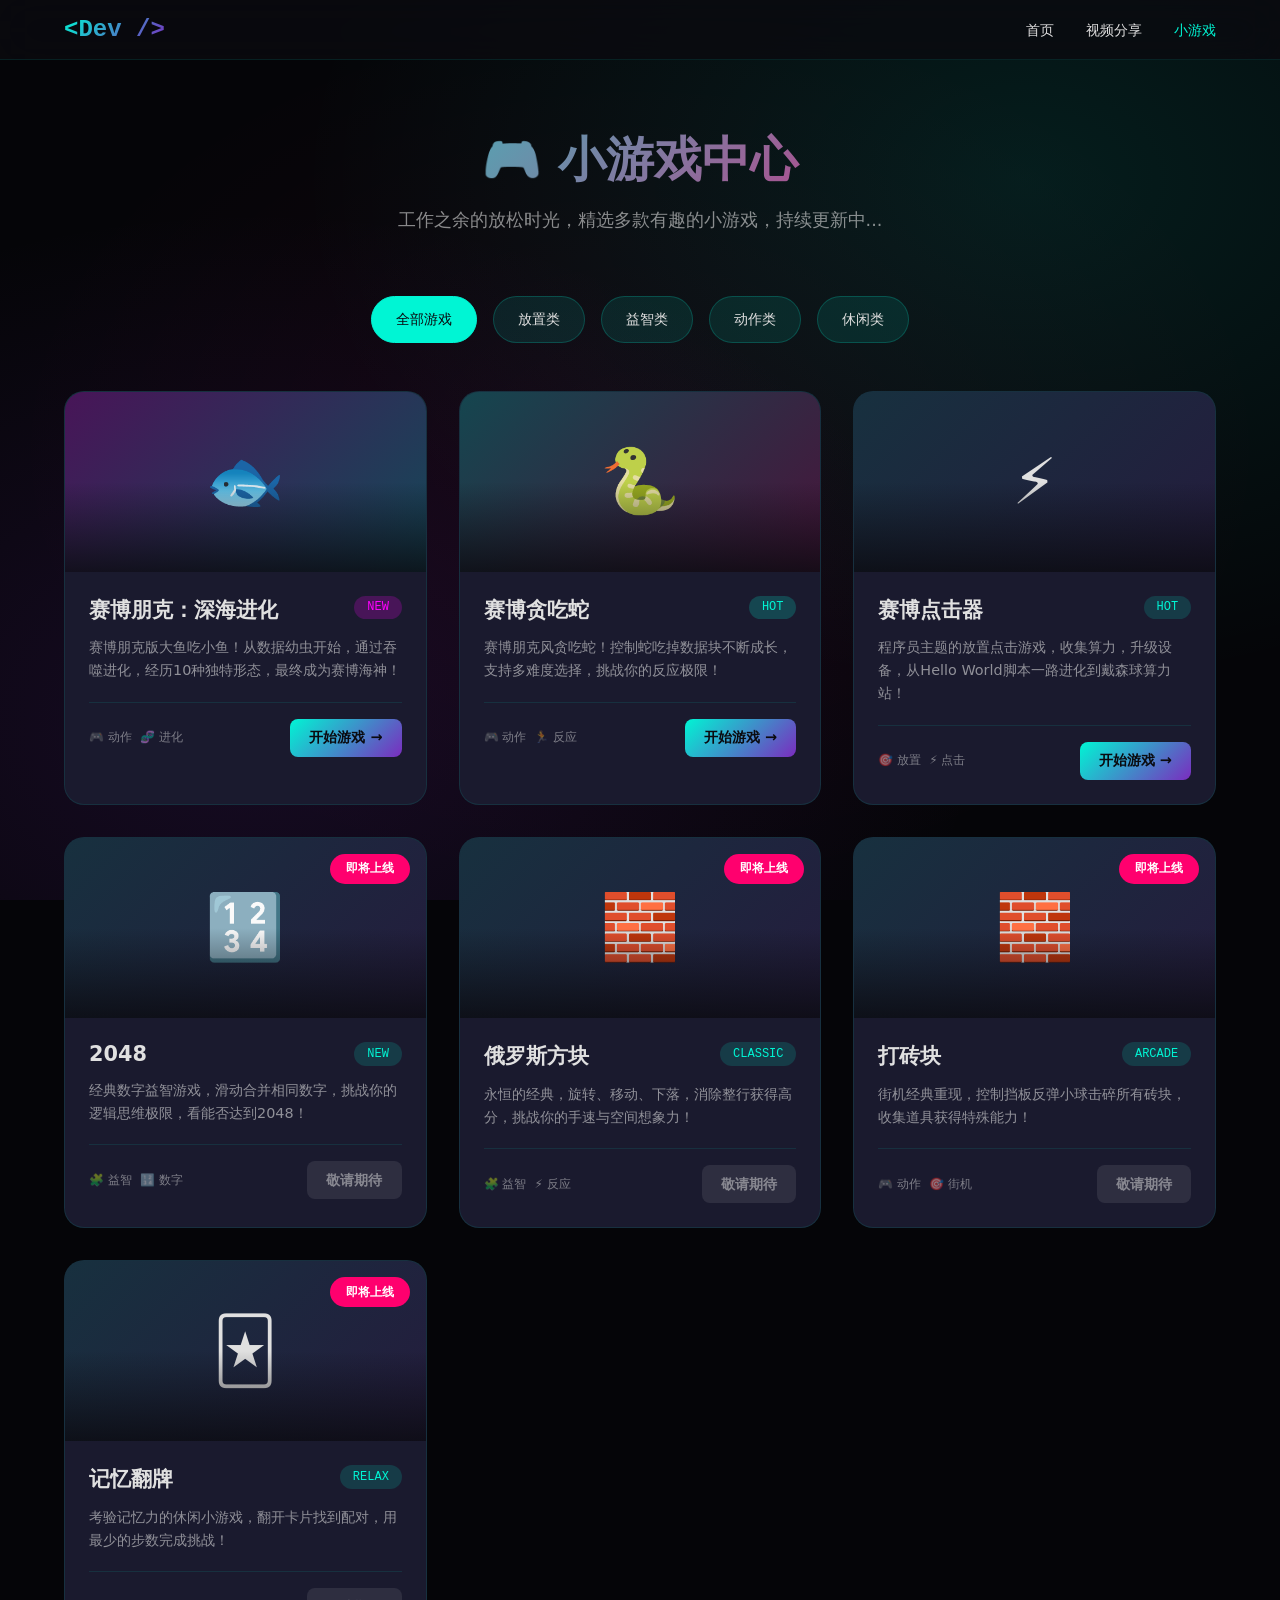
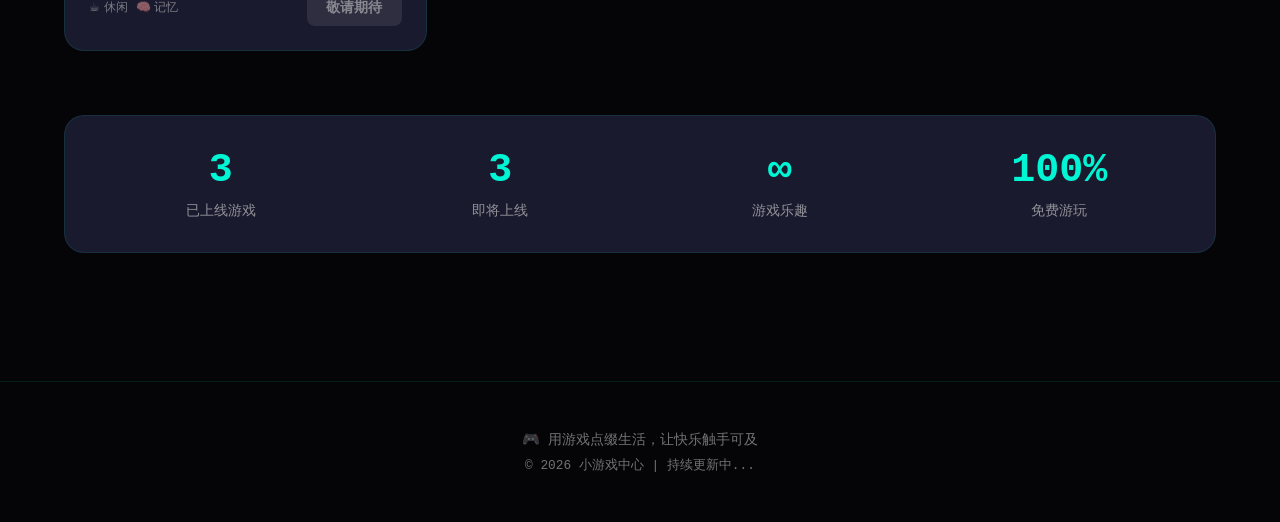
<file: games.html>
<!DOCTYPE html>
<html lang="zh-CN">
<head>
    <meta charset="UTF-8">
    <meta name="viewport" content="width=device-width, initial-scale=1.0">
    <title>小游戏中心 | Game Center</title>
    <style>
        * {
            margin: 0;
            padding: 0;
            box-sizing: border-box;
        }

        :root {
            --primary: #00f5d4;
            --secondary: #7b2cbf;
            --accent: #ff006e;
            --font-mono: Consolas, Monaco, 'Courier New', 'Lucida Console', monospace;
            --font-sans: system-ui, -apple-system, 'Segoe UI', 'PingFang SC', 'Hiragino Sans GB', 'Microsoft YaHei', sans-serif;
            --dark: #0a0a0f;
            --darker: #050508;
            --light: #e0e0e0;
            --code-bg: #1a1a2e;
        }

        body {
            font-family: var(--font-sans);
            background: var(--darker);
            color: var(--light);
            overflow-x: hidden;
            min-height: 100vh;
        }

        /* 动态背景 */
        .bg-animation {
            position: fixed;
            top: 0;
            left: 0;
            width: 100%;
            height: 100%;
            z-index: -1;
            background: 
                radial-gradient(ellipse at 20% 80%, rgba(123, 44, 191, 0.15) 0%, transparent 50%),
                radial-gradient(ellipse at 80% 20%, rgba(0, 245, 212, 0.1) 0%, transparent 50%),
                radial-gradient(ellipse at 50% 50%, rgba(255, 0, 110, 0.05) 0%, transparent 70%),
                var(--darker);
        }

        /* 导航栏 */
        nav {
            position: fixed;
            top: 0;
            width: 100%;
            padding: 1rem 5%;
            display: flex;
            justify-content: space-between;
            align-items: center;
            z-index: 1000;
            background: rgba(10, 10, 15, 0.8);
            backdrop-filter: blur(20px);
            border-bottom: 1px solid rgba(0, 245, 212, 0.1);
        }

        .logo {
            font-family: var(--font-mono);
            font-size: 1.5rem;
            font-weight: 700;
            background: linear-gradient(135deg, var(--primary), var(--secondary));
            -webkit-background-clip: text;
            -webkit-text-fill-color: transparent;
            background-clip: text;
            text-decoration: none;
        }

        .nav-links {
            display: flex;
            gap: 2rem;
            list-style: none;
        }

        .nav-links a {
            color: var(--light);
            text-decoration: none;
            font-size: 0.9rem;
            transition: all 0.3s;
            position: relative;
        }

        .nav-links a:hover {
            color: var(--primary);
        }

        /* 主内容区 */
        .container {
            padding: 8rem 5% 4rem;
            max-width: 1400px;
            margin: 0 auto;
        }

        /* 页面标题 */
        .page-header {
            text-align: center;
            margin-bottom: 4rem;
        }

        .page-header h1 {
            font-size: 3rem;
            margin-bottom: 1rem;
            background: linear-gradient(135deg, var(--primary), var(--accent));
            -webkit-background-clip: text;
            -webkit-text-fill-color: transparent;
            background-clip: text;
        }

        .page-header p {
            color: rgba(224, 224, 224, 0.6);
            font-size: 1.1rem;
            max-width: 600px;
            margin: 0 auto;
        }

        /* 游戏分类标签 */
        .category-tabs {
            display: flex;
            justify-content: center;
            gap: 1rem;
            margin-bottom: 3rem;
            flex-wrap: wrap;
        }

        .tab-btn {
            padding: 0.8rem 1.5rem;
            background: rgba(0, 245, 212, 0.1);
            border: 1px solid rgba(0, 245, 212, 0.2);
            border-radius: 30px;
            color: var(--light);
            font-size: 0.9rem;
            cursor: pointer;
            transition: all 0.3s;
            font-family: var(--font-sans);
        }

        .tab-btn:hover,
        .tab-btn.active {
            background: var(--primary);
            color: var(--dark);
            border-color: var(--primary);
        }

        /* 游戏网格 */
        .games-grid {
            display: grid;
            grid-template-columns: repeat(auto-fill, minmax(320px, 1fr));
            gap: 2rem;
        }

        /* 游戏卡片 */
        .game-card {
            background: var(--code-bg);
            border-radius: 20px;
            overflow: hidden;
            border: 1px solid rgba(0, 245, 212, 0.1);
            transition: all 0.3s;
            position: relative;
        }

        .game-card::before {
            content: '';
            position: absolute;
            top: 0;
            left: 0;
            right: 0;
            height: 4px;
            background: linear-gradient(90deg, var(--primary), var(--secondary));
            transform: scaleX(0);
            transition: transform 0.3s;
        }

        .game-card:hover::before {
            transform: scaleX(1);
        }

        .game-card:hover {
            transform: translateY(-8px);
            border-color: rgba(0, 245, 212, 0.3);
            box-shadow: 0 20px 40px rgba(0, 245, 212, 0.15);
        }

        .game-thumbnail {
            width: 100%;
            height: 180px;
            background: linear-gradient(135deg, rgba(0, 245, 212, 0.1), rgba(123, 44, 191, 0.1));
            display: flex;
            align-items: center;
            justify-content: center;
            font-size: 4rem;
            position: relative;
            overflow: hidden;
        }

        .game-thumbnail::after {
            content: '';
            position: absolute;
            top: 0;
            left: 0;
            right: 0;
            bottom: 0;
            background: linear-gradient(180deg, transparent 50%, rgba(10, 10, 15, 0.8));
        }

        .game-info {
            padding: 1.5rem;
        }

        .game-header {
            display: flex;
            justify-content: space-between;
            align-items: flex-start;
            margin-bottom: 0.8rem;
        }

        .game-title {
            font-size: 1.3rem;
            font-weight: 600;
            color: var(--light);
        }

        .game-badge {
            padding: 0.3rem 0.8rem;
            background: rgba(0, 245, 212, 0.15);
            border-radius: 20px;
            font-size: 0.75rem;
            color: var(--primary);
            font-family: var(--font-mono);
        }

        .game-desc {
            color: rgba(224, 224, 224, 0.6);
            font-size: 0.9rem;
            line-height: 1.6;
            margin-bottom: 1.2rem;
        }

        .game-meta {
            display: flex;
            justify-content: space-between;
            align-items: center;
            padding-top: 1rem;
            border-top: 1px solid rgba(0, 245, 212, 0.1);
        }

        .game-tags {
            display: flex;
            gap: 0.5rem;
        }

        .game-tag {
            font-size: 0.75rem;
            color: rgba(224, 224, 224, 0.5);
        }

        .play-btn {
            padding: 0.6rem 1.2rem;
            background: linear-gradient(135deg, var(--primary), var(--secondary));
            color: var(--dark);
            border: none;
            border-radius: 8px;
            font-weight: 600;
            font-size: 0.9rem;
            cursor: pointer;
            transition: all 0.3s;
            text-decoration: none;
            display: inline-flex;
            align-items: center;
            gap: 0.3rem;
        }

        .play-btn:hover {
            transform: scale(1.05);
            box-shadow: 0 5px 20px rgba(0, 245, 212, 0.4);
        }

        /* 即将上线卡片 */
        .game-card.coming-soon {
            opacity: 0.6;
        }

        .game-card.coming-soon .play-btn {
            background: rgba(224, 224, 224, 0.1);
            color: rgba(224, 224, 224, 0.5);
            cursor: not-allowed;
        }

        .coming-soon-badge {
            position: absolute;
            top: 1rem;
            right: 1rem;
            padding: 0.4rem 1rem;
            background: var(--accent);
            color: white;
            border-radius: 20px;
            font-size: 0.75rem;
            font-weight: 600;
            z-index: 10;
        }

        /* 统计栏 */
        .stats-section {
            margin-top: 4rem;
            padding: 2rem;
            background: var(--code-bg);
            border-radius: 20px;
            border: 1px solid rgba(0, 245, 212, 0.1);
        }

        .stats-grid {
            display: grid;
            grid-template-columns: repeat(auto-fit, minmax(200px, 1fr));
            gap: 2rem;
            text-align: center;
        }

        .stat-box h3 {
            font-family: var(--font-mono);
            font-size: 2.5rem;
            color: var(--primary);
            margin-bottom: 0.5rem;
        }

        .stat-box p {
            color: rgba(224, 224, 224, 0.6);
            font-size: 0.9rem;
        }

        /* 页脚 */
        footer {
            text-align: center;
            padding: 3rem 5%;
            border-top: 1px solid rgba(0, 245, 212, 0.1);
            color: rgba(224, 224, 224, 0.5);
            margin-top: 4rem;
        }

        footer p {
            font-family: var(--font-mono);
            font-size: 0.9rem;
        }

        /* 响应式 */
        @media (max-width: 768px) {
            .page-header h1 {
                font-size: 2rem;
            }

            .games-grid {
                grid-template-columns: 1fr;
            }

            .category-tabs {
                gap: 0.5rem;
            }

            .tab-btn {
                padding: 0.6rem 1rem;
                font-size: 0.8rem;
            }
        }

        /* 滚动条美化 */
        ::-webkit-scrollbar {
            width: 8px;
        }

        ::-webkit-scrollbar-track {
            background: var(--dark);
        }

        ::-webkit-scrollbar-thumb {
            background: var(--primary);
            border-radius: 4px;
        }
    </style>
</head>
<body>
    <div class="bg-animation"></div>

    <!-- 导航栏 -->
    <nav>
        <a href="index.html" class="logo">&lt;Dev /&gt;</a>
        <ul class="nav-links">
            <li><a href="index.html">首页</a></li>
            <li><a href="share.html">视频分享</a></li>
            <li><a href="games.html" style="color: var(--primary);">小游戏</a></li>
        </ul>
    </nav>

    <!-- 主内容 -->
    <div class="container">
        <!-- 页面标题 -->
        <div class="page-header">
            <h1>🎮 小游戏中心</h1>
            <p>工作之余的放松时光，精选多款有趣的小游戏，持续更新中...</p>
        </div>

        <!-- 分类标签 -->
        <div class="category-tabs">
            <button class="tab-btn active" data-category="all">全部游戏</button>
            <button class="tab-btn" data-category="idle">放置类</button>
            <button class="tab-btn" data-category="puzzle">益智类</button>
            <button class="tab-btn" data-category="action">动作类</button>
            <button class="tab-btn" data-category="casual">休闲类</button>
        </div>

        <!-- 游戏网格 -->
        <div class="games-grid" id="gamesGrid">
            <!-- 赛博朋克：深海进化 -->
            <div class="game-card" data-category="action">
                <div class="game-thumbnail" style="background: linear-gradient(135deg, rgba(255, 0, 255, 0.2), rgba(0, 255, 255, 0.2));">🐟</div>
                <div class="game-info">
                    <div class="game-header">
                        <h3 class="game-title">赛博朋克：深海进化</h3>
                        <span class="game-badge" style="background: rgba(255, 0, 255, 0.2); color: #ff00ff;">NEW</span>
                    </div>
                    <p class="game-desc">赛博朋克版大鱼吃小鱼！从数据幼虫开始，通过吞噬进化，经历10种独特形态，最终成为赛博海神！</p>
                    <div class="game-meta">
                        <div class="game-tags">
                            <span class="game-tag">🎮 动作</span>
                            <span class="game-tag">🧬 进化</span>
                        </div>
                        <a href="cyber-fish-game.html" class="play-btn">开始游戏 →</a>
                    </div>
                </div>
            </div>

            <!-- 赛博贪吃蛇 -->
            <div class="game-card" data-category="action">
                <div class="game-thumbnail" style="background: linear-gradient(135deg, rgba(0, 245, 212, 0.2), rgba(255, 0, 110, 0.2));">🐍</div>
                <div class="game-info">
                    <div class="game-header">
                        <h3 class="game-title">赛博贪吃蛇</h3>
                        <span class="game-badge" style="background: rgba(0, 245, 212, 0.2); color: #00f5d4;">HOT</span>
                    </div>
                    <p class="game-desc">赛博朋克风贪吃蛇！控制蛇吃掉数据块不断成长，支持多难度选择，挑战你的反应极限！</p>
                    <div class="game-meta">
                        <div class="game-tags">
                            <span class="game-tag">🎮 动作</span>
                            <span class="game-tag">🏃 反应</span>
                        </div>
                        <a href="snake-game.html" class="play-btn">开始游戏 →</a>
                    </div>
                </div>
            </div>

            <!-- 赛博点击器 -->
            <div class="game-card" data-category="idle">
                <div class="game-thumbnail">⚡</div>
                <div class="game-info">
                    <div class="game-header">
                        <h3 class="game-title">赛博点击器</h3>
                        <span class="game-badge">HOT</span>
                    </div>
                    <p class="game-desc">程序员主题的放置点击游戏，收集算力，升级设备，从Hello World脚本一路进化到戴森球算力站！</p>
                    <div class="game-meta">
                        <div class="game-tags">
                            <span class="game-tag">🎯 放置</span>
                            <span class="game-tag">⚡ 点击</span>
                        </div>
                        <a href="game.html" class="play-btn">开始游戏 →</a>
                    </div>
                </div>
            </div>

            <!-- 2048 -->
            <div class="game-card coming-soon" data-category="puzzle">
                <span class="coming-soon-badge">即将上线</span>
                <div class="game-thumbnail">🔢</div>
                <div class="game-info">
                    <div class="game-header">
                        <h3 class="game-title">2048</h3>
                        <span class="game-badge">NEW</span>
                    </div>
                    <p class="game-desc">经典数字益智游戏，滑动合并相同数字，挑战你的逻辑思维极限，看能否达到2048！</p>
                    <div class="game-meta">
                        <div class="game-tags">
                            <span class="game-tag">🧩 益智</span>
                            <span class="game-tag">🔢 数字</span>
                        </div>
                        <button class="play-btn" disabled>敬请期待</button>
                    </div>
                </div>
            </div>

            <!-- 俄罗斯方块 -->
            <div class="game-card coming-soon" data-category="puzzle">
                <span class="coming-soon-badge">即将上线</span>
                <div class="game-thumbnail">🧱</div>
                <div class="game-info">
                    <div class="game-header">
                        <h3 class="game-title">俄罗斯方块</h3>
                        <span class="game-badge">CLASSIC</span>
                    </div>
                    <p class="game-desc">永恒的经典，旋转、移动、下落，消除整行获得高分，挑战你的手速与空间想象力！</p>
                    <div class="game-meta">
                        <div class="game-tags">
                            <span class="game-tag">🧩 益智</span>
                            <span class="game-tag">⚡ 反应</span>
                        </div>
                        <button class="play-btn" disabled>敬请期待</button>
                    </div>
                </div>
            </div>

            <!-- 打砖块 -->
            <div class="game-card coming-soon" data-category="action">
                <span class="coming-soon-badge">即将上线</span>
                <div class="game-thumbnail">🧱</div>
                <div class="game-info">
                    <div class="game-header">
                        <h3 class="game-title">打砖块</h3>
                        <span class="game-badge">ARCADE</span>
                    </div>
                    <p class="game-desc">街机经典重现，控制挡板反弹小球击碎所有砖块，收集道具获得特殊能力！</p>
                    <div class="game-meta">
                        <div class="game-tags">
                            <span class="game-tag">🎮 动作</span>
                            <span class="game-tag">🎯 街机</span>
                        </div>
                        <button class="play-btn" disabled>敬请期待</button>
                    </div>
                </div>
            </div>

            <!-- 记忆翻牌 -->
            <div class="game-card coming-soon" data-category="casual">
                <span class="coming-soon-badge">即将上线</span>
                <div class="game-thumbnail">🃏</div>
                <div class="game-info">
                    <div class="game-header">
                        <h3 class="game-title">记忆翻牌</h3>
                        <span class="game-badge">RELAX</span>
                    </div>
                    <p class="game-desc">考验记忆力的休闲小游戏，翻开卡片找到配对，用最少的步数完成挑战！</p>
                    <div class="game-meta">
                        <div class="game-tags">
                            <span class="game-tag">☕ 休闲</span>
                            <span class="game-tag">🧠 记忆</span>
                        </div>
                        <button class="play-btn" disabled>敬请期待</button>
                    </div>
                </div>
            </div>
        </div>

        <!-- 统计栏 -->
        <div class="stats-section">
            <div class="stats-grid">
                <div class="stat-box">
                    <h3>3</h3>
                    <p>已上线游戏</p>
                </div>
                <div class="stat-box">
                    <h3>3</h3>
                    <p>即将上线</p>
                </div>
                <div class="stat-box">
                    <h3>∞</h3>
                    <p>游戏乐趣</p>
                </div>
                <div class="stat-box">
                    <h3>100%</h3>
                    <p>免费游玩</p>
                </div>
            </div>
        </div>
    </div>

    <!-- 页脚 -->
    <footer>
        <p>🎮 用游戏点缀生活，让快乐触手可及</p>
        <p style="margin-top: 0.5rem; font-size: 0.8rem;">© 2026 小游戏中心 | 持续更新中...</p>
    </footer>

    <script>
        // 分类筛选功能
        const tabBtns = document.querySelectorAll('.tab-btn');
        const gameCards = document.querySelectorAll('.game-card');

        tabBtns.forEach(btn => {
            btn.addEventListener('click', () => {
                // 更新按钮状态
                tabBtns.forEach(b => b.classList.remove('active'));
                btn.classList.add('active');

                // 筛选游戏
                const category = btn.dataset.category;
                gameCards.forEach(card => {
                    if (category === 'all' || card.dataset.category === category) {
                        card.style.display = 'block';
                        setTimeout(() => {
                            card.style.opacity = '1';
                            card.style.transform = 'translateY(0)';
                        }, 10);
                    } else {
                        card.style.opacity = '0';
                        card.style.transform = 'translateY(20px)';
                        setTimeout(() => {
                            card.style.display = 'none';
                        }, 300);
                    }
                });
            });
        });

        // 卡片入场动画
        const observerOptions = {
            threshold: 0.1,
            rootMargin: '0px 0px -50px 0px'
        };

        const observer = new IntersectionObserver((entries) => {
            entries.forEach(entry => {
                if (entry.isIntersecting) {
                    entry.target.style.opacity = '1';
                    entry.target.style.transform = 'translateY(0)';
                }
            });
        }, observerOptions);

        gameCards.forEach((card, index) => {
            card.style.opacity = '0';
            card.style.transform = 'translateY(30px)';
            card.style.transition = `all 0.5s ease ${index * 0.1}s`;
            observer.observe(card);
        });
    </script>
</body>
</html>
</file>
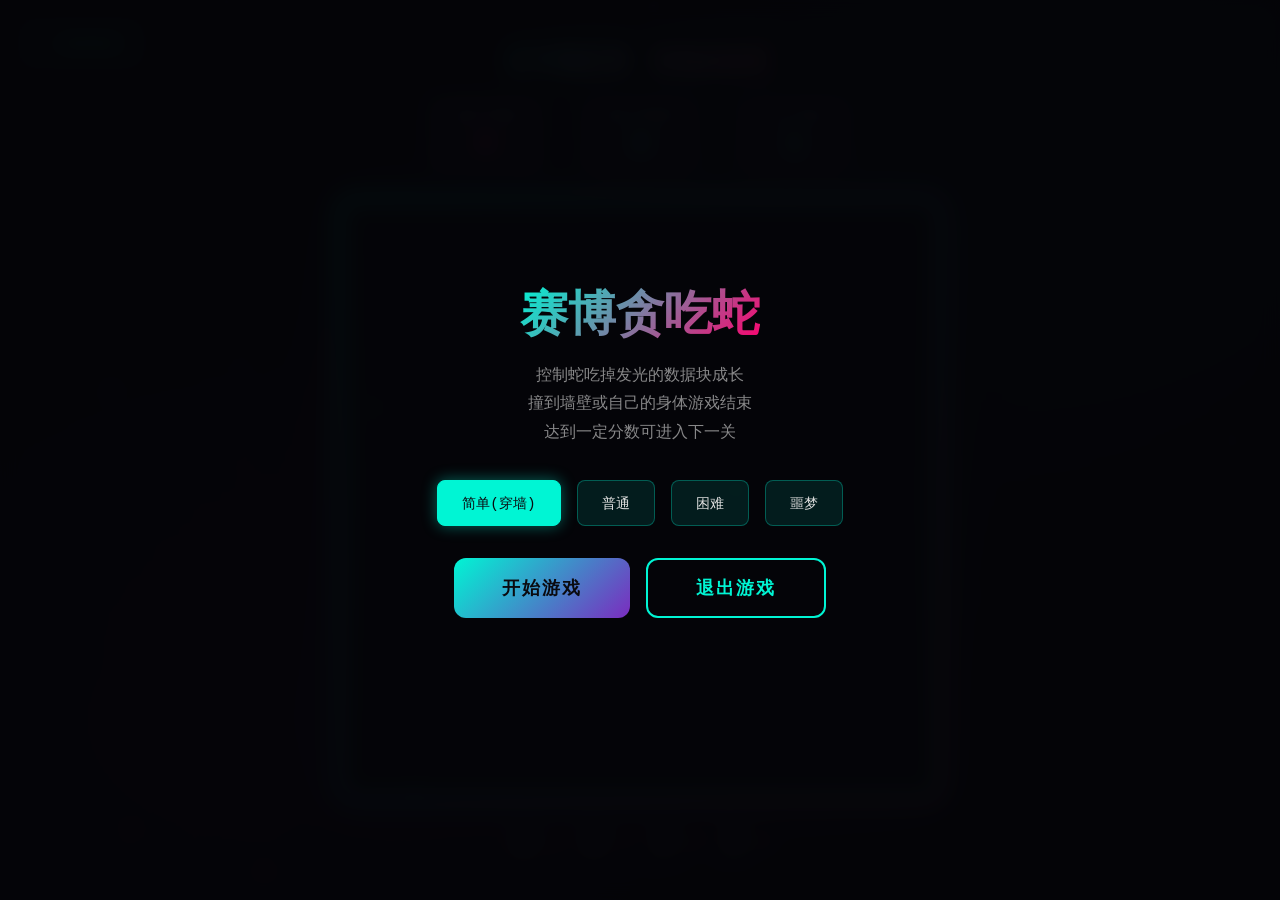
<file: snake-game.html>
<!DOCTYPE html>
<html lang="zh-CN">
<head>
    <meta charset="UTF-8">
    <meta name="viewport" content="width=device-width, initial-scale=1.0">
    <title>赛博贪吃蛇 | Cyber Snake</title>
    <style>
        * {
            margin: 0;
            padding: 0;
            box-sizing: border-box;
        }

        :root {
            --primary: #00f5d4;
            --secondary: #7b2cbf;
            --accent: #ff006e;
            --font-mono: Consolas, Monaco, 'Courier New', monospace;
            --dark: #0a0a0f;
            --darker: #050508;
            --light: #e0e0e0;
            --code-bg: #1a1a2e;
        }

        body {
            font-family: var(--font-mono);
            background: var(--darker);
            color: var(--light);
            overflow: hidden;
            min-height: 100vh;
            display: flex;
            justify-content: center;
            align-items: center;
        }

        .bg-animation {
            position: fixed;
            top: 0;
            left: 0;
            width: 100%;
            height: 100%;
            z-index: -1;
            background: 
                radial-gradient(ellipse at 20% 80%, rgba(123, 44, 191, 0.15) 0%, transparent 50%),
                radial-gradient(ellipse at 80% 20%, rgba(0, 245, 212, 0.1) 0%, transparent 50%),
                radial-gradient(ellipse at 50% 50%, rgba(255, 0, 110, 0.05) 0%, transparent 70%),
                var(--darker);
        }

        .game-wrapper {
            position: relative;
            display: flex;
            flex-direction: column;
            align-items: center;
            gap: 1.5rem;
        }

        .game-header {
            text-align: center;
        }

        .game-title {
            font-size: 2.5rem;
            font-weight: 700;
            background: linear-gradient(135deg, var(--primary), var(--accent));
            -webkit-background-clip: text;
            -webkit-text-fill-color: transparent;
            background-clip: text;
            text-shadow: none;
            filter: drop-shadow(0 0 20px rgba(0, 245, 212, 0.3));
            margin-bottom: 0.5rem;
            animation: titleGlow 2s ease-in-out infinite;
        }

        @keyframes titleGlow {
            0%, 100% { filter: drop-shadow(0 0 20px rgba(0, 245, 212, 0.3)); }
            50% { filter: drop-shadow(0 0 30px rgba(255, 0, 110, 0.4)); }
        }

        .game-stats {
            display: flex;
            gap: 2rem;
            justify-content: center;
        }

        .stat-item {
            display: flex;
            flex-direction: column;
            align-items: center;
            padding: 0.8rem 1.5rem;
            background: var(--code-bg);
            border-radius: 12px;
            border: 1px solid rgba(0, 245, 212, 0.2);
            min-width: 120px;
        }

        .stat-label {
            font-size: 0.75rem;
            color: rgba(224, 224, 224, 0.6);
            margin-bottom: 0.3rem;
        }

        .stat-value {
            font-size: 1.5rem;
            font-weight: 700;
            color: var(--primary);
            text-shadow: 0 0 10px var(--primary);
        }

        .stat-value.score {
            color: var(--accent);
            text-shadow: 0 0 10px var(--accent);
        }

        .game-container {
            position: relative;
            padding: 4px;
            background: linear-gradient(135deg, var(--primary), var(--secondary), var(--accent));
            border-radius: 16px;
            box-shadow: 
                0 0 30px rgba(0, 245, 212, 0.3),
                0 0 60px rgba(123, 44, 191, 0.2);
            animation: borderPulse 3s ease-in-out infinite;
        }

        @keyframes borderPulse {
            0%, 100% { box-shadow: 0 0 30px rgba(0, 245, 212, 0.3), 0 0 60px rgba(123, 44, 191, 0.2); }
            50% { box-shadow: 0 0 40px rgba(255, 0, 110, 0.4), 0 0 80px rgba(0, 245, 212, 0.2); }
        }

        #gameCanvas {
            display: block;
            background: linear-gradient(180deg, #0d0d15 0%, #12121f 50%, #0a0a12 100%);
            border-radius: 12px;
        }

        .controls-hint {
            display: flex;
            gap: 1rem;
            justify-content: center;
            flex-wrap: wrap;
        }

        .key-hint {
            display: flex;
            align-items: center;
            gap: 0.5rem;
            color: rgba(224, 224, 224, 0.6);
            font-size: 0.85rem;
        }

        .key {
            display: inline-flex;
            align-items: center;
            justify-content: center;
            width: 32px;
            height: 32px;
            background: var(--code-bg);
            border: 1px solid rgba(0, 245, 212, 0.3);
            border-radius: 6px;
            color: var(--primary);
            font-size: 0.75rem;
            font-weight: 600;
        }

        .back-btn {
            position: fixed;
            top: 20px;
            left: 20px;
            padding: 0.8rem 1.5rem;
            background: rgba(0, 245, 212, 0.1);
            border: 1px solid rgba(0, 245, 212, 0.3);
            border-radius: 8px;
            color: var(--primary);
            font-family: var(--font-mono);
            font-size: 0.9rem;
            cursor: pointer;
            transition: all 0.3s;
            text-decoration: none;
            display: flex;
            align-items: center;
            gap: 0.5rem;
            z-index: 100;
        }

        .back-btn:hover {
            background: var(--primary);
            color: var(--dark);
            box-shadow: 0 0 20px rgba(0, 245, 212, 0.4);
        }

        .pause-hint {
            position: fixed;
            top: 20px;
            right: 20px;
            color: rgba(0, 245, 212, 0.5);
            font-size: 0.85rem;
            z-index: 100;
        }

        .overlay {
            position: fixed;
            top: 0;
            left: 0;
            width: 100%;
            height: 100%;
            background: rgba(5, 5, 8, 0.95);
            display: flex;
            flex-direction: column;
            justify-content: center;
            align-items: center;
            z-index: 200;
            backdrop-filter: blur(10px);
        }

        .overlay.hidden {
            display: none;
        }

        .overlay-title {
            font-size: 3rem;
            font-weight: 700;
            margin-bottom: 1rem;
            background: linear-gradient(135deg, var(--primary), var(--accent));
            -webkit-background-clip: text;
            -webkit-text-fill-color: transparent;
            background-clip: text;
            animation: glitch 2s infinite;
        }

        @keyframes glitch {
            0%, 90%, 100% { transform: translate(0); }
            92% { transform: translate(-2px, 2px); }
            94% { transform: translate(2px, -2px); }
            96% { transform: translate(-2px, -2px); }
            98% { transform: translate(2px, 2px); }
        }

        .overlay-subtitle {
            color: rgba(224, 224, 224, 0.6);
            font-size: 1rem;
            margin-bottom: 2rem;
            text-align: center;
            line-height: 1.8;
        }

        .overlay-stats {
            display: flex;
            gap: 3rem;
            margin-bottom: 2rem;
        }

        .overlay-stat {
            text-align: center;
        }

        .overlay-stat-label {
            font-size: 0.85rem;
            color: rgba(224, 224, 224, 0.5);
            margin-bottom: 0.5rem;
        }

        .overlay-stat-value {
            font-size: 2rem;
            font-weight: 700;
            color: var(--primary);
            text-shadow: 0 0 15px var(--primary);
        }

        .overlay-stat-value.accent {
            color: var(--accent);
            text-shadow: 0 0 15px var(--accent);
        }

        .btn {
            padding: 1rem 3rem;
            font-size: 1.1rem;
            font-family: var(--font-mono);
            font-weight: 600;
            background: linear-gradient(135deg, var(--primary), var(--secondary));
            color: var(--dark);
            border: none;
            border-radius: 12px;
            cursor: pointer;
            transition: all 0.3s;
            text-transform: uppercase;
            letter-spacing: 2px;
            position: relative;
            overflow: hidden;
        }

        .btn::before {
            content: '';
            position: absolute;
            top: 0;
            left: -100%;
            width: 100%;
            height: 100%;
            background: linear-gradient(90deg, transparent, rgba(255, 255, 255, 0.3), transparent);
            transition: left 0.5s;
        }

        .btn:hover::before {
            left: 100%;
        }

        .btn:hover {
            transform: scale(1.05);
            box-shadow: 0 0 30px rgba(0, 245, 212, 0.5);
        }

        .btn.secondary {
            background: transparent;
            border: 2px solid var(--primary);
            color: var(--primary);
        }

        .btn.secondary:hover {
            background: var(--primary);
            color: var(--dark);
        }

        .buttons {
            display: flex;
            gap: 1rem;
        }

        .difficulty-select {
            display: flex;
            gap: 1rem;
            margin-bottom: 2rem;
        }

        .diff-btn {
            padding: 0.8rem 1.5rem;
            background: rgba(0, 245, 212, 0.1);
            border: 1px solid rgba(0, 245, 212, 0.3);
            border-radius: 8px;
            color: var(--light);
            font-family: var(--font-mono);
            font-size: 0.9rem;
            cursor: pointer;
            transition: all 0.3s;
        }

        .diff-btn:hover,
        .diff-btn.active {
            background: var(--primary);
            color: var(--dark);
            border-color: var(--primary);
        }

        .diff-btn.active {
            box-shadow: 0 0 15px rgba(0, 245, 212, 0.4);
        }

        .new-record {
            color: var(--accent);
            font-size: 1.2rem;
            font-weight: 700;
            margin-bottom: 1rem;
            animation: recordPulse 0.5s ease-in-out infinite;
        }

        @keyframes recordPulse {
            0%, 100% { transform: scale(1); }
            50% { transform: scale(1.1); }
        }

        .particle-canvas {
            position: fixed;
            top: 0;
            left: 0;
            width: 100%;
            height: 100%;
            pointer-events: none;
            z-index: 150;
        }
    </style>
</head>
<body>
    <div class="bg-animation"></div>
    <canvas class="particle-canvas" id="bgParticles"></canvas>

    <a href="games.html" class="back-btn">← 返回游戏</a>
    <div class="pause-hint">按 ESC 暂停</div>

    <div class="game-wrapper">
        <div class="game-header">
            <h1 class="game-title">CYBER SNAKE</h1>
            <div class="game-stats">
                <div class="stat-item">
                    <span class="stat-label">分数 SCORE</span>
                    <span class="stat-value score" id="score">0</span>
                </div>
                <div class="stat-item">
                    <span class="stat-label">长度 LENGTH</span>
                    <span class="stat-value" id="length">3</span>
                </div>
                <div class="stat-item">
                    <span class="stat-label">关卡 LEVEL</span>
                    <span class="stat-value" id="level">1</span>
                </div>
            </div>
        </div>

        <div class="game-container">
            <canvas id="gameCanvas" width="600" height="600"></canvas>
        </div>

        <div class="controls-hint">
            <div class="key-hint"><span class="key">↑</span> 上</div>
            <div class="key-hint"><span class="key">↓</span> 下</div>
            <div class="key-hint"><span class="key">←</span> 左</div>
            <div class="key-hint"><span class="key">→</span> 右</div>
        </div>
    </div>

    <div class="overlay" id="startScreen">
        <h1 class="overlay-title">赛博贪吃蛇</h1>
        <p class="overlay-subtitle">
            控制蛇吃掉发光的数据块成长<br>
            撞到墙壁或自己的身体游戏结束<br>
            达到一定分数可进入下一关
        </p>
        <div class="difficulty-select">
            <button class="diff-btn active" data-speed="150" data-level="1">简单(穿墙)</button>
            <button class="diff-btn" data-speed="120" data-level="1">普通</button>
            <button class="diff-btn" data-speed="80" data-level="1">困难</button>
            <button class="diff-btn" data-speed="50" data-level="2">噩梦</button>
        </div>
        <div class="buttons">
            <button class="btn" onclick="startGame()">开始游戏</button>
            <button class="btn secondary" onclick="exitGame()">退出游戏</button>
        </div>
    </div>

    <div class="overlay hidden" id="pauseScreen">
        <h1 class="overlay-title">游戏暂停</h1>
        <div class="buttons">
            <button class="btn" onclick="resumeGame()">继续游戏</button>
            <button class="btn secondary" onclick="restartGame()">重新开始</button>
            <button class="btn secondary" onclick="exitGame()">退出游戏</button>
        </div>
    </div>

    <div class="overlay hidden" id="gameOverScreen">
        <h1 class="overlay-title">游戏结束</h1>
        <div class="new-record hidden" id="newRecord">🎉 新纪录!</div>
        <div class="overlay-stats">
            <div class="overlay-stat">
                <div class="overlay-stat-label">最终分数</div>
                <div class="overlay-stat-value accent" id="finalScore">0</div>
            </div>
            <div class="overlay-stat">
                <div class="overlay-stat-label">达到长度</div>
                <div class="overlay-stat-value" id="finalLength">0</div>
            </div>
            <div class="overlay-stat">
                <div class="overlay-stat-label">达到关卡</div>
                <div class="overlay-stat-value" id="finalLevel">1</div>
            </div>
        </div>
        <div class="buttons">
            <button class="btn" onclick="restartGame()">再来一局</button>
            <button class="btn secondary" onclick="backToMenu()">返回菜单</button>
        </div>
    </div>

    <script>
        const canvas = document.getElementById('gameCanvas');
        const ctx = canvas.getContext('2d');
        const bgCanvas = document.getElementById('bgParticles');
        const bgCtx = bgCanvas.getContext('2d');

        bgCanvas.width = window.innerWidth;
        bgCanvas.height = window.innerHeight;

        const GRID_SIZE = 20;
        const GRID_COUNT = canvas.width / GRID_SIZE;

        let gameRunning = false;
        let gamePaused = false;
        let score = 0;
        let gameLevel = 1;
        let gameSpeed = 150;
        let highScore = localStorage.getItem('cyberSnakeHighScore') || 0;
        let wrapAround = false; // 是否穿墙模式

        let snake = [];
        let food = null;
        let direction = { x: 1, y: 0 };
        let nextDirection = { x: 1, y: 0 };
        let particles = [];
        let foodParticles = [];
        let gameLoopId = null;

        class Particle {
            constructor(x, y, color) {
                this.x = x;
                this.y = y;
                this.color = color;
                this.vx = (Math.random() - 0.5) * 6;
                this.vy = (Math.random() - 0.5) * 6;
                this.life = 30;
                this.maxLife = 30;
                this.size = Math.random() * 4 + 2;
            }

            update() {
                this.x += this.vx;
                this.y += this.vy;
                this.vx *= 0.95;
                this.vy *= 0.95;
                this.life--;
            }

            draw() {
                const alpha = this.life / this.maxLife;
                ctx.save();
                ctx.globalAlpha = alpha;
                ctx.fillStyle = this.color;
                ctx.shadowBlur = 10;
                ctx.shadowColor = this.color;
                ctx.beginPath();
                ctx.arc(this.x, this.y, this.size * alpha, 0, Math.PI * 2);
                ctx.fill();
                ctx.restore();
            }
        }

        class FoodParticle {
            constructor(x, y) {
                this.x = x;
                this.y = y;
                this.angle = Math.random() * Math.PI * 2;
                this.radius = Math.random() * 15 + 10;
                this.speed = 0.02 + Math.random() * 0.02;
                this.size = Math.random() * 2 + 1;
            }

            update() {
                this.angle += this.speed;
            }

            draw() {
                const x = this.x + Math.cos(this.angle) * this.radius;
                const y = this.y + Math.sin(this.angle) * this.radius;
                
                ctx.save();
                ctx.globalAlpha = 0.6;
                ctx.fillStyle = '#00f5d4';
                ctx.shadowBlur = 8;
                ctx.shadowColor = '#00f5d4';
                ctx.beginPath();
                ctx.arc(x, y, this.size, 0, Math.PI * 2);
                ctx.fill();
                ctx.restore();
            }
        }

        const bgParticles = [];
        for (let i = 0; i < 50; i++) {
            bgParticles.push({
                x: Math.random() * bgCanvas.width,
                y: Math.random() * bgCanvas.height,
                size: Math.random() * 2 + 1,
                speedY: Math.random() * 0.5 + 0.2,
                opacity: Math.random() * 0.3 + 0.1,
                color: Math.random() > 0.5 ? '#00f5d4' : '#7b2cbf'
            });
        }

        function drawBgParticles() {
            bgCtx.clearRect(0, 0, bgCanvas.width, bgCanvas.height);
            bgParticles.forEach(p => {
                p.y += p.speedY;
                if (p.y > bgCanvas.height) {
                    p.y = 0;
                    p.x = Math.random() * bgCanvas.width;
                }
                
                bgCtx.save();
                bgCtx.globalAlpha = p.opacity;
                bgCtx.fillStyle = p.color;
                bgCtx.shadowBlur = 5;
                bgCtx.shadowColor = p.color;
                bgCtx.beginPath();
                bgCtx.arc(p.x, p.y, p.size, 0, Math.PI * 2);
                bgCtx.fill();
                bgCtx.restore();
            });
            requestAnimationFrame(drawBgParticles);
        }
        drawBgParticles();

        function initGame() {
            snake = [
                { x: 10, y: 10 },
                { x: 9, y: 10 },
                { x: 8, y: 10 }
            ];
            direction = { x: 1, y: 0 };
            nextDirection = { x: 1, y: 0 };
            score = 0;
            gameLevel = 1;
            particles = [];
            foodParticles = [];
            spawnFood();
            updateUI();
        }

        function spawnFood() {
            let validPosition = false;
            let x, y;
            
            while (!validPosition) {
                x = Math.floor(Math.random() * GRID_COUNT);
                y = Math.floor(Math.random() * GRID_COUNT);
                validPosition = !snake.some(seg => seg.x === x && seg.y === y);
            }
            
            food = { x, y };
            foodParticles = [];
            for (let i = 0; i < 8; i++) {
                foodParticles.push(new FoodParticle(
                    x * GRID_SIZE + GRID_SIZE / 2,
                    y * GRID_SIZE + GRID_SIZE / 2
                ));
            }
        }

        function updateUI() {
            document.getElementById('score').textContent = score;
            document.getElementById('length').textContent = snake.length;
            document.getElementById('level').textContent = gameLevel;
        }

        function drawGrid() {
            // 绘制边框（墙体）- 非穿墙模式时显示
            if (!wrapAround) {
                ctx.strokeStyle = 'rgba(0, 245, 212, 0.8)';
                ctx.lineWidth = 3;
                ctx.shadowBlur = 15;
                ctx.shadowColor = '#00f5d4';
                ctx.strokeRect(2, 2, canvas.width - 4, canvas.height - 4);
                ctx.shadowBlur = 0;
            }
            
            // 绘制内部网格
            ctx.strokeStyle = 'rgba(0, 245, 212, 0.03)';
            ctx.lineWidth = 1;
            
            for (let i = 0; i <= GRID_COUNT; i++) {
                ctx.beginPath();
                ctx.moveTo(i * GRID_SIZE, 0);
                ctx.lineTo(i * GRID_SIZE, canvas.height);
                ctx.stroke();
                
                ctx.beginPath();
                ctx.moveTo(0, i * GRID_SIZE);
                ctx.lineTo(canvas.width, i * GRID_SIZE);
                ctx.stroke();
            }
        }

        function drawSnake() {
            snake.forEach((seg, index) => {
                const x = seg.x * GRID_SIZE;
                const y = seg.y * GRID_SIZE;
                const isHead = index === 0;
                
                ctx.save();
                
                const progress = 1 - (index / snake.length);
                const hue = 170 + progress * 40;
                const color = isHead ? '#00f5d4' : `hsl(${hue}, 100%, 50%)`;
                
                ctx.fillStyle = color;
                ctx.shadowBlur = isHead ? 20 : 10;
                ctx.shadowColor = color;
                
                const padding = 1;
                const size = GRID_SIZE - padding * 2;
                
                if (isHead) {
                    const radius = size / 2;
                    ctx.beginPath();
                    ctx.roundRect(x + padding, y + padding, size, size, radius);
                    ctx.fill();

                    ctx.fillStyle = '#0a0a0f';
                    const eyeOffset = size / 4;
                    const eyeSize = size / 5;
                    
                    let eyeX1, eyeY1, eyeX2, eyeY2;
                    if (direction.x === 1) {
                        eyeX1 = x + GRID_SIZE - eyeOffset - eyeSize;
                        eyeY1 = y + eyeOffset;
                        eyeX2 = x + GRID_SIZE - eyeOffset - eyeSize;
                        eyeY2 = y + GRID_SIZE - eyeOffset - eyeSize;
                    } else if (direction.x === -1) {
                        eyeX1 = x + eyeOffset;
                        eyeY1 = y + eyeOffset;
                        eyeX2 = x + eyeOffset;
                        eyeY2 = y + GRID_SIZE - eyeOffset - eyeSize;
                    } else if (direction.y === -1) {
                        eyeX1 = x + eyeOffset;
                        eyeY1 = y + eyeOffset;
                        eyeX2 = x + GRID_SIZE - eyeOffset - eyeSize;
                        eyeY2 = y + eyeOffset;
                    } else {
                        eyeX1 = x + eyeOffset;
                        eyeY1 = y + GRID_SIZE - eyeOffset - eyeSize;
                        eyeX2 = x + GRID_SIZE - eyeOffset - eyeSize;
                        eyeY2 = y + GRID_SIZE - eyeOffset - eyeSize;
                    }
                    
                    ctx.beginPath();
                    ctx.arc(eyeX1, eyeY1, eyeSize, 0, Math.PI * 2);
                    ctx.arc(eyeX2, eyeY2, eyeSize, 0, Math.PI * 2);
                    ctx.fill();
                } else {
                    ctx.globalAlpha = 0.7 + progress * 0.3;
                    const radius = size / 2 - progress * 3;
                    ctx.beginPath();
                    ctx.roundRect(x + padding + progress * 2, y + padding + progress * 2, 
                                  size - progress * 4, size - progress * 4, radius);
                    ctx.fill();
                }
                
                ctx.restore();
            });
        }

        function drawFood() {
            if (!food) return;
            
            const x = food.x * GRID_SIZE + GRID_SIZE / 2;
            const y = food.y * GRID_SIZE + GRID_SIZE / 2;
            const time = Date.now() / 1000;
            const pulse = Math.sin(time * 4) * 0.2 + 0.8;
            
            foodParticles.forEach(p => {
                p.update();
                p.draw();
            });
            
            ctx.save();
            ctx.shadowBlur = 25;
            ctx.shadowColor = '#ff006e';
            ctx.fillStyle = '#ff006e';
            
            const size = GRID_SIZE * 0.7 * pulse;
            
            ctx.beginPath();
            ctx.moveTo(x, y - size);
            ctx.lineTo(x + size * 0.8, y);
            ctx.lineTo(x, y + size);
            ctx.lineTo(x - size * 0.8, y);
            ctx.closePath();
            ctx.fill();
            
            ctx.fillStyle = '#fff';
            ctx.globalAlpha = 0.8;
            ctx.beginPath();
            ctx.arc(x - size * 0.2, y - size * 0.2, size * 0.2, 0, Math.PI * 2);
            ctx.fill();
            
            ctx.restore();
        }

        function drawParticles() {
            for (let i = particles.length - 1; i >= 0; i--) {
                const p = particles[i];
                p.update();
                p.draw();
                if (p.life <= 0) {
                    particles.splice(i, 1);
                }
            }
        }

        function createEatParticles(x, y) {
            for (let i = 0; i < 15; i++) {
                particles.push(new Particle(
                    x * GRID_SIZE + GRID_SIZE / 2,
                    y * GRID_SIZE + GRID_SIZE / 2,
                    '#00f5d4'
                ));
            }
        }

        function createDieParticles() {
            snake.forEach((seg, i) => {
                for (let j = 0; j < 5; j++) {
                    particles.push(new Particle(
                        seg.x * GRID_SIZE + GRID_SIZE / 2,
                        seg.y * GRID_SIZE + GRID_SIZE / 2,
                        i === 0 ? '#ff006e' : '#00f5d4'
                    ));
                }
            });
        }

        function update() {
            direction = nextDirection;
            
            let head = { 
                x: snake[0].x + direction.x, 
                y: snake[0].y + direction.y 
            };
            
            // 简单难度穿墙，其他难度撞墙
            if (wrapAround) {
                if (head.x < 0) head.x = GRID_COUNT - 1;
                if (head.x >= GRID_COUNT) head.x = 0;
                if (head.y < 0) head.y = GRID_COUNT - 1;
                if (head.y >= GRID_COUNT) head.y = 0;
            } else {
                if (head.x < 0 || head.x >= GRID_COUNT || 
                    head.y < 0 || head.y >= GRID_COUNT) {
                    gameOver();
                    return;
                }
            }
            
            // 撞到自己都会死亡
            if (snake.some(seg => seg.x === head.x && seg.y === head.y)) {
                gameOver();
                return;
            }
            
            snake.unshift(head);
            
            if (head.x === food.x && head.y === food.y) {
                score += 10 * gameLevel;
                
                if (score >= gameLevel * 100) {
                    gameLevel++;
                    gameSpeed = Math.max(50, gameSpeed - 15);
                }
                
                createEatParticles(food.x, food.y);
                spawnFood();
                updateUI();
            } else {
                snake.pop();
            }
        }

        function draw() {
            ctx.fillStyle = 'rgba(13, 13, 21, 0.3)';
            ctx.fillRect(0, 0, canvas.width, canvas.height);
            
            drawGrid();
            drawFood();
            drawSnake();
            drawParticles();
        }

        function gameLoop() {
            if (!gameRunning || gamePaused) return;
            
            update();
            draw();
            
            if (gameRunning) {
                gameLoopId = setTimeout(gameLoop, gameSpeed);
            }
        }

        function startGame() {
            const activeDiff = document.querySelector('.diff-btn.active');
            gameSpeed = parseInt(activeDiff.dataset.speed);
            gameLevel = parseInt(activeDiff.dataset.level);
            
            // 简单难度穿墙，其他难度撞墙
            wrapAround = (gameSpeed >= 150);
            
            document.getElementById('startScreen').classList.add('hidden');
            document.getElementById('gameOverScreen').classList.add('hidden');
            document.getElementById('pauseScreen').classList.add('hidden');
            
            initGame();
            gameRunning = true;
            gamePaused = false;
            draw();
            gameLoop();
        }

        function restartGame() {
            clearTimeout(gameLoopId);
            gameRunning = false;
            
            const activeDiff = document.querySelector('.diff-btn.active');
            gameSpeed = parseInt(activeDiff.dataset.speed);
            wrapAround = (gameSpeed >= 150);
            
            document.getElementById('pauseScreen').classList.add('hidden');
            document.getElementById('gameOverScreen').classList.add('hidden');
            
            initGame();
            gameRunning = true;
            gamePaused = false;
            draw();
            gameLoop();
        }

        function gameOver() {
            gameRunning = false;
            createDieParticles();
            draw();
            
            setTimeout(() => {
                const isNewRecord = score > highScore;
                if (isNewRecord) {
                    highScore = score;
                    localStorage.setItem('cyberSnakeHighScore', highScore);
                }
                
                document.getElementById('finalScore').textContent = score;
                document.getElementById('finalLength').textContent = snake.length;
                document.getElementById('finalLevel').textContent = gameLevel;
                
                const newRecordEl = document.getElementById('newRecord');
                if (isNewRecord) {
                    newRecordEl.classList.remove('hidden');
                } else {
                    newRecordEl.classList.add('hidden');
                }
                
                document.getElementById('gameOverScreen').classList.remove('hidden');
            }, 500);
        }

        function pauseGame() {
            if (!gameRunning) return;
            gamePaused = true;
            document.getElementById('pauseScreen').classList.remove('hidden');
        }

        function resumeGame() {
            gamePaused = false;
            document.getElementById('pauseScreen').classList.add('hidden');
            gameLoop();
        }

        function backToMenu() {
            clearTimeout(gameLoopId);
            gameRunning = false;
            document.getElementById('gameOverScreen').classList.add('hidden');
            document.getElementById('startScreen').classList.remove('hidden');
        }

        function exitGame() {
            clearTimeout(gameLoopId);
            gameRunning = false;
            gamePaused = false;
            document.getElementById('pauseScreen').classList.add('hidden');
            window.location.href = 'games.html';
        }

        document.addEventListener('keydown', (e) => {
            if (e.key === 'Escape') {
                if (gameRunning && !gamePaused) {
                    pauseGame();
                } else if (gamePaused) {
                    resumeGame();
                }
                return;
            }
            
            if (!gameRunning || gamePaused) return;
            
            const keyMap = {
                'ArrowUp': { x: 0, y: -1 },
                'ArrowDown': { x: 0, y: 1 },
                'ArrowLeft': { x: -1, y: 0 },
                'ArrowRight': { x: 1, y: 0 },
                'w': { x: 0, y: -1 },
                'W': { x: 0, y: -1 },
                's': { x: 0, y: 1 },
                'S': { x: 0, y: 1 },
                'a': { x: -1, y: 0 },
                'A': { x: -1, y: 0 },
                'd': { x: 1, y: 0 },
                'D': { x: 1, y: 0 }
            };
            
            const newDir = keyMap[e.key];
            if (newDir) {
                e.preventDefault();
                if (newDir.x !== -direction.x || newDir.y !== -direction.y) {
                    nextDirection = newDir;
                }
            }
        });

        document.querySelectorAll('.diff-btn').forEach(btn => {
            btn.addEventListener('click', () => {
                document.querySelectorAll('.diff-btn').forEach(b => b.classList.remove('active'));
                btn.classList.add('active');
            });
        });

        window.addEventListener('resize', () => {
            bgCanvas.width = window.innerWidth;
            bgCanvas.height = window.innerHeight;
        });

        draw();
    </script>
</body>
</html>
</file>
<file: reader/styles.css>
:root {
  --paper: #f6f1e7;
  --paper-deep: #ede4d4;
  --ink: #262721;
  --muted: #77766c;
  --muted-strong: #66655d;
  --line: #ded7ca;
  --teal: #17443e;
  --teal-soft: #e5efeb;
  --card: rgba(255, 253, 248, .83);
  --serif: "Iowan Old Style", "Noto Serif SC", "Songti SC", SimSun, Georgia, serif;
  --sans: Inter, "PingFang SC", "Microsoft YaHei", system-ui, sans-serif;
}

* { box-sizing: border-box; }
body { margin: 0; min-width: 320px; color: var(--ink); background: var(--paper); font-family: var(--sans); }
body.reading-mode { height: 100svh; overflow: hidden; overscroll-behavior: none; }
button, input { font: inherit; }
button { cursor: pointer; }
.hidden { display: none !important; }
.theme-refresh-mask { position:fixed; z-index:100; inset:0; background:var(--paper); pointer-events:none; }

.login-view { min-height: 100svh; display: grid; place-items: center; padding: 32px 20px; background: radial-gradient(circle at 50% 32%, #fffefa 0, var(--paper) 52%, #eee4d2 140%); }
.login-panel { width: min(100%, 420px); text-align: center; }
.brand-mark { width: 72px; height: 50px; display: flex; gap: 3px; justify-content: center; margin: 0 auto 26px; transform: perspective(80px) rotateX(7deg); }
.brand-mark span { display:block; width: 29px; height: 43px; border: 3px solid var(--teal); border-radius: 4px 15px 3px 5px; border-bottom-width: 5px; }
.brand-mark span:nth-child(2) { transform: scaleX(-1); }
.eyebrow { margin: 0 0 10px; color: var(--teal); font-size: 11px; font-weight: 750; letter-spacing: .16em; }
h1, h2, h3, p { margin-top: 0; }
h1 { margin-bottom: 12px; font: 600 clamp(42px, 8vw, 58px)/1 var(--serif); letter-spacing: .02em; }
.login-intro { color: var(--muted); margin-bottom: 34px; font-family: var(--serif); font-size: 17px; }
.login-form { padding: 30px; text-align: left; border: 1px solid rgba(222,215,202,.8); border-radius: 25px; background: var(--card); box-shadow: 0 16px 40px rgba(71, 57, 34, .09); }
.login-form label { display: grid; gap: 8px; margin-bottom: 18px; color: #43453c; font: 600 16px var(--serif); }
.login-form input { width: 100%; padding: 13px 14px; border: 1px solid #d1c9bb; border-radius: 12px; outline: 0; color: var(--ink); background: #fffdf8; transition: border .2s, box-shadow .2s; }
.login-form input:focus { border-color: var(--teal); box-shadow: 0 0 0 3px #d9e7e2; }
.form-error { min-height: 20px; margin: -4px 0 10px; color: #b33935; font-size: 13px; }
.primary-button { width:100%; border:0; border-radius: 12px; padding: 15px 18px; color:#fff; background: var(--teal); font: 600 17px var(--serif); box-shadow: inset 0 -1px rgba(0,0,0,.18); }
.primary-button:hover { background: #0f3530; }
.primary-button span { float: right; }
.demo-hint { margin: 19px 4px 0; color: #7e7b70; font-size: 12px; }

.app-view { min-height: 100svh; }
.shelf-view { width: min(1120px, calc(100% - 48px)); margin: auto; padding: calc(env(safe-area-inset-top, 0px) + 26px) 0 calc(env(safe-area-inset-bottom, 0px) + 80px); }
.shelf-header, .shelf-actions, .section-heading, .reader-header, .reader-footer, .settings-title-row { display: flex; align-items: center; }
.shelf-header { justify-content: space-between; min-height: 46px; }
.wordmark { color: var(--teal); font: 600 22px var(--serif); letter-spacing: .01em; }
.tiny-mark { display: inline-grid; place-items:center; width: 25px; height: 25px; margin-right: 4px; border-radius: 50%; color: var(--paper); background: var(--teal); font: 18px/1 var(--serif); }
.shelf-actions { gap: 13px; }
.update-button { min-height:44px; display:inline-flex; align-items:center; gap:5px; padding:8px 10px; border:1px solid var(--line); border-radius:10px; color:var(--muted-strong); background:transparent; font-size:12px; white-space:nowrap; }
.update-button strong { color:var(--teal); font-size:12px; letter-spacing:.04em; }
.update-button:hover { color:var(--teal); background:var(--teal-soft); }
.update-button:disabled { opacity:.58; cursor:wait; }
.text-button { border:0; padding: 7px 2px; color: var(--muted); background: transparent; font-size: 14px; }
.text-button:hover { color: var(--teal); }
.import-button { display:inline-flex; align-items: center; padding: 10px 13px; border: 1px solid var(--teal); border-radius: 10px; color: var(--teal); font-size: 14px; font-weight: 700; cursor: pointer; }
.import-button:hover { color:#fff; background:var(--teal); }
.import-button input { display: none; }
.shelf-hero { display:flex; justify-content: space-between; gap:20px; align-items:end; padding: 82px 0 56px; border-bottom:1px solid var(--line); }
.shelf-hero h2 { margin-bottom:10px; font: 600 clamp(38px, 6vw, 62px)/1.04 var(--serif); letter-spacing: -.03em; }
.shelf-hero p:not(.eyebrow) { margin:0; color:var(--muted); }
.library-count { align-self: center; min-width: 118px; padding: 14px 18px; border-radius:18px; color:var(--teal); background:var(--teal-soft); font:600 15px var(--serif); text-align:center; }
.library-section { padding-top: 30px; }
.section-heading { justify-content:space-between; gap:16px; }
.section-heading h3 { margin:0; font: 600 27px var(--serif); }
.import-message { color:var(--muted); font-size:13px; }
.book-list { display:grid; grid-template-columns: repeat(auto-fill, minmax(245px, 1fr)); gap:22px; margin-top:22px; }
.book-card { overflow:hidden; border:1px solid var(--line); border-radius:18px; background:#fffdf8; box-shadow: 0 10px 20px rgba(76,58,29,.045); }
.book-cover { position:relative; height:156px; display:flex; flex-direction:column; justify-content:space-between; padding:20px; overflow:hidden; color:#f9f4e8; background:#1b453f; }
.book-cover::after { content:""; position:absolute; inset: 10px; border:1px solid rgba(246,241,231,.34); border-radius:10px; }
.cover-label, .cover-title { position:relative; z-index:1; }
.cover-label { font-size:10px; letter-spacing:.16em; opacity:.75; }
.cover-title { font: 600 23px/1.12 var(--serif); max-width:12em; }
.book-info { padding:17px 18px 18px; }
.book-meta { overflow:hidden; text-overflow:ellipsis; white-space:nowrap; color:var(--muted); font-size:13px; }
.book-info h4 { margin:7px 0 7px; overflow:hidden; text-overflow:ellipsis; white-space:nowrap; font:600 20px var(--serif); }
.progress-note { margin: 0 0 15px; color:#595a52; font-size:13px; }
.book-actions { display:flex; gap:12px; align-items:center; }
.open-book { flex:1; border:0; border-radius:9px; padding:10px; color:#fff; background:var(--teal); font-weight:700; }
.delete-book { border:0; padding:8px 2px; color:#9b5d58; background:transparent; font-size:13px; }

.reader-view { height:100svh; overflow:hidden; overscroll-behavior:none; color:var(--ink); background:var(--paper); }
.status-bar-surface { position:fixed; z-index:8; top:0; right:0; left:0; height:max(env(safe-area-inset-top, 0px), 2px); background:var(--paper); pointer-events:none; }
.reader-header { position:fixed; z-index:10; top:0; left:0; right:0; display:grid; grid-template-columns:44px minmax(0, 1fr) 44px; align-items:center; height:calc(env(safe-area-inset-top, 0px) + 72px); padding:calc(env(safe-area-inset-top, 0px) + 10px) max(24px, calc((100vw - 1080px) / 2)) 10px; background:linear-gradient(to bottom, var(--paper) 72%, transparent); opacity:0; pointer-events:none; transform:translateY(-105%); transition:opacity .16s ease, transform .16s ease; }
.reader-view.controls-visible .reader-header { opacity:1; pointer-events:auto; transform:translateY(0); }
.icon-button { width:39px; height:39px; display:inline-grid; place-items:center; border:0; border-radius:12px; color:var(--ink); background:transparent; font-size:26px; }
.icon-button:hover { color:var(--teal); background:rgba(23,68,62,.09); }
.reader-heading { display:grid; gap:2px; min-width:0; text-align:center; }
.reader-heading strong { overflow:hidden; text-overflow:ellipsis; white-space:nowrap; font:600 18px var(--serif); }
.reader-heading span { overflow:hidden; text-overflow:ellipsis; white-space:nowrap; color:var(--muted); font-size:12px; }
.reader-header-spacer { width:39px; height:39px; }
.reading-page { width:min(720px, 100%); height:100svh; margin:0 auto; padding:calc(env(safe-area-inset-top, 0px) + 14px) 36px calc(env(safe-area-inset-bottom, 0px) + 34px); overflow:hidden; outline:0; user-select:none; touch-action:pan-x; }
.reading-page p { height:100%; margin:0; overflow:hidden; white-space:pre-wrap; text-align:justify; font: 21px/1.95 var(--serif); letter-spacing:.015em; }
.reading-page p.page-turn-next { animation:page-turn-next .38s cubic-bezier(.2,.72,.24,1); }
.reading-page p.page-turn-previous { animation:page-turn-previous .38s cubic-bezier(.2,.72,.24,1); }
@keyframes page-turn-next { from { opacity:.18; transform:translateX(24px); } to { opacity:1; transform:translateX(0); } }
@keyframes page-turn-previous { from { opacity:.18; transform:translateX(-24px); } to { opacity:1; transform:translateX(0); } }
.reader-footer { position:fixed; z-index:9; right:0; bottom:0; left:0; height:34px; color:var(--muted); }
.reader-reading-status { position:absolute; right:0; bottom:0; left:0; display:flex; justify-content:space-between; align-items:center; padding:6px max(18px, calc((100vw - 720px) / 2 + 36px)) calc(env(safe-area-inset-bottom, 0px) + 8px); background:linear-gradient(to top, var(--paper) 70%, transparent); font-size:11px; line-height:1; pointer-events:none; transition:opacity .16s ease; }
.reader-view.controls-visible .reader-reading-status { opacity:0; }
.reader-footer-controls { position:absolute; right:0; bottom:0; left:0; display:grid; gap:12px; padding:15px max(24px, calc((100vw - 720px) / 2 + 36px)) calc(env(safe-area-inset-bottom, 0px) + 14px); border-top:1px solid var(--line); background:linear-gradient(to top, var(--paper) 88%, transparent); opacity:0; pointer-events:none; transform:translateY(110%); transition:opacity .16s ease, transform .16s ease; }
.reader-view.controls-visible .reader-footer-controls { opacity:1; pointer-events:auto; transform:translateY(0); }
.chapter-navigation { display:grid; grid-template-columns:auto minmax(130px, 1fr) auto; align-items:center; gap:16px; }
.chapter-control { min-width:58px; min-height:44px; border:0; padding:8px 4px; color:var(--ink); background:transparent; font-size:14px; }
.chapter-control:hover { color:var(--teal); }
.chapter-control:disabled { color:var(--muted); opacity:.42; cursor:default; }
.progress-wrap { display:grid; gap:5px; color:var(--muted); text-align:center; font-size:12px; }
.chapter-progress { --chapter-progress:0%; width:100%; height:24px; margin:0; appearance:none; -webkit-appearance:none; background:transparent; cursor:pointer; }
.chapter-progress::-webkit-slider-runnable-track { height:3px; border-radius:99px; background:linear-gradient(to right, var(--teal) 0 var(--chapter-progress), var(--line) var(--chapter-progress) 100%); }
.chapter-progress::-webkit-slider-thumb { width:18px; height:18px; margin-top:-7.5px; border:2px solid var(--paper); border-radius:50%; appearance:none; -webkit-appearance:none; background:var(--teal); box-shadow:0 1px 4px rgba(0,0,0,.2); }
.chapter-progress::-moz-range-track { height:3px; border-radius:99px; background:var(--line); }
.chapter-progress::-moz-range-progress { height:3px; border-radius:99px; background:var(--teal); }
.chapter-progress::-moz-range-thumb { width:16px; height:16px; border:2px solid var(--paper); border-radius:50%; background:var(--teal); }
.chapter-progress:disabled { cursor:default; opacity:.55; }
.reader-tools { display:grid; grid-template-columns:1fr 1fr; border-top:1px solid var(--line); }
.reader-tool { min-height:52px; display:flex; align-items:center; justify-content:center; gap:9px; border:0; color:var(--ink); background:transparent; font-size:14px; }
.reader-tool + .reader-tool { border-left:1px solid var(--line); }
.reader-tool:hover { color:var(--teal); background:var(--teal-soft); }
.reader-tool svg { width:22px; height:22px; fill:none; stroke:currentColor; stroke-width:1.8; stroke-linecap:round; stroke-linejoin:round; }
.toc-panel { position:fixed; z-index:20; top:calc(env(safe-area-inset-top, 0px) + 17px); left:max(18px, calc((100vw - 1080px) / 2)); bottom:calc(env(safe-area-inset-bottom, 0px) + 17px); width:min(360px, calc(100% - 36px)); padding:20px; overflow:auto; border:1px solid var(--line); border-radius:19px; background:#fffdf8; box-shadow:0 18px 50px rgba(46,36,19,.18); }
.panel-heading { display:flex; justify-content:space-between; align-items:center; margin-bottom:14px; font:600 21px var(--serif); }
.toc-list { display:grid; gap:3px; }
.toc-item { width:100%; overflow:hidden; border:0; border-radius:8px; padding:10px 8px; color:var(--ink); background:transparent; text-align:left; text-overflow:ellipsis; white-space:nowrap; font-size:14px; }
.toc-item:hover { color:var(--teal); background:var(--teal-soft); }
.toc-item.current { color:var(--teal); background:var(--teal-soft); font-weight:800; }
.empty-note { color:var(--muted); font-size:13px; }
.settings-panel { position:fixed; z-index:30; right:50%; bottom:0; width:min(610px, 100%); padding:10px 26px calc(env(safe-area-inset-bottom, 0px) + 28px); border:1px solid var(--line); border-bottom:0; border-radius:24px 24px 0 0; background:#fffdf8; box-shadow:0 -12px 40px rgba(35,30,18,.12); transform:translateX(50%); }
.sheet-handle { width:42px; height:4px; margin:0 auto 13px; border-radius:99px; background:#d0cbc1; }
.settings-title-row { justify-content:space-between; }
.settings-title-row h3 { margin:0; font:600 25px var(--serif); }
.setting-label { margin:17px 0 8px; color:#5f6057; font:600 14px var(--serif); }
.option-row { display:flex; gap:8px; }
.option-row button { flex:1; min-width:0; border:1px solid #d9d3ca; border-radius:9px; padding:9px 6px; color:#4a4b43; background:#fff; font-size:14px; }
.option-row button.selected { border:2px solid var(--teal); padding:8px 5px; color:var(--teal); background:#f9fcfb; font-weight:800; }
.size-control { display:grid; grid-template-columns:1fr 1fr 1fr; border:1px solid #d9d3ca; border-radius:10px; overflow:hidden; background:#fff; }
.size-control button { border:0; padding:9px; color:var(--teal); background:transparent; font-size:20px; }
.size-control span { display:grid; place-items:center; font:18px var(--serif); }
.theme-row { display:flex; gap:22px; }
.theme-dot { width:40px; height:40px; border:1px solid #d6d0c7; border-radius:50%; }
.theme-dot.selected { outline:2px solid var(--teal); outline-offset:3px; }
.theme-dot.paper { background:#f6f1e7; }.theme-dot.sepia { background:#e9d8ad; }.theme-dot.night { background:#292a29; }

.reader-view.theme-sepia { --paper:#eee0bf; --paper-deep:#e6d2a8; --ink:#3a2d1d; --line:#d5c298; --muted:#796b55; }
.reader-view.theme-night { --paper:#202321; --paper-deep:#1a1d1b; --ink:#e5e0d3; --line:#3a403a; --muted:#adb3a8; --card:#282c29; --teal:#86b9aa; --teal-soft:#293a34; }
.reader-view.theme-night .settings-panel, .reader-view.theme-night .toc-panel { color:#e5e0d3; background:#282c29; }
.reader-view.theme-night .reader-header { background:linear-gradient(to bottom, var(--paper) 72%, transparent); }
.reader-view.theme-night .reader-reading-status, .reader-view.theme-night .reader-footer-controls { background:linear-gradient(to top, var(--paper) 75%, transparent); }
.pagination-probe { position:fixed; top:0; left:-200vw; overflow:hidden; visibility:hidden; pointer-events:none; }
@media (prefers-reduced-motion: reduce) { .reading-page p.page-turn-next, .reading-page p.page-turn-previous { animation:none; } }

@media (max-width: 600px) {
  .shelf-view { width:min(100% - 32px, 1120px); padding-top:calc(env(safe-area-inset-top, 0px) + 16px); }.shelf-actions { gap:8px; }.update-button { padding-inline:8px; }.import-button { padding-inline:9px; font-size:13px; }.shelf-hero { padding:58px 0 38px; }.shelf-hero h2 { font-size:42px; }.library-count { display:none; }.book-list { grid-template-columns:1fr; }.book-cover { height:140px; }
  .reader-header { grid-template-columns:44px minmax(0, 1fr) 44px; padding:calc(env(safe-area-inset-top, 0px) + 10px) 13px 10px; height:calc(env(safe-area-inset-top, 0px) + 68px); }.reader-heading strong { font-size:16px; }.reader-heading span { font-size:11px; }.reader-header-spacer, .icon-button { width:44px; height:44px; }.icon-button { font-size:22px; }.reading-page { height:100svh; padding:calc(env(safe-area-inset-top, 0px) + 10px) 18px calc(env(safe-area-inset-bottom, 0px) + 32px); }.reader-reading-status { padding-right:18px; padding-left:18px; }.reader-footer-controls { gap:10px; padding:12px 14px calc(env(safe-area-inset-bottom, 0px) + 10px); }.chapter-navigation { grid-template-columns:54px minmax(0, 1fr) 54px; gap:8px; }.chapter-control { min-width:54px; font-size:13px; }.progress-wrap { font-size:11px; }.settings-panel { padding:8px 20px calc(env(safe-area-inset-bottom, 0px) + 22px); }.theme-row { gap:24px; }
}
</file>
